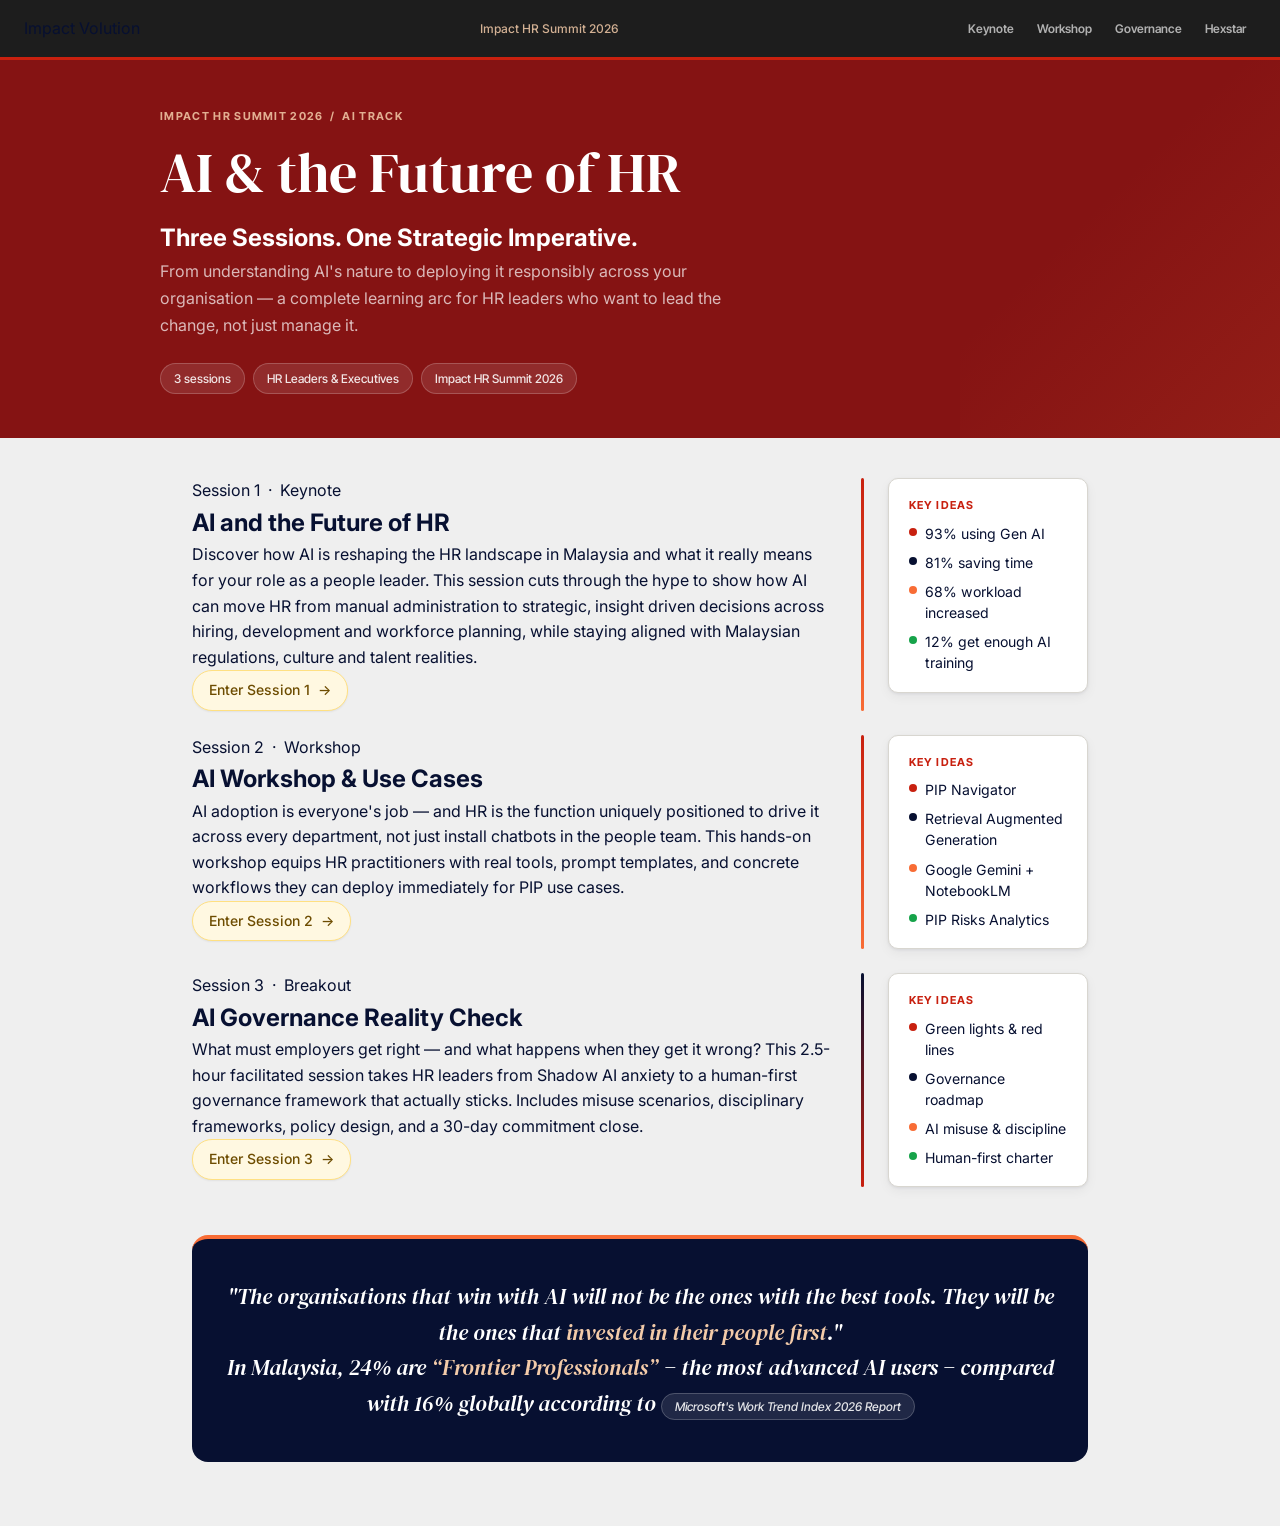
<file: index.html>
<!DOCTYPE html>
<html lang="en">
<head>
  <meta charset="UTF-8">
  <meta name="viewport" content="width=device-width, initial-scale=1.0">
  <title>Impact HR Summit 2026 — Futurify AI</title>
  <link rel="stylesheet" href="styles.css">
</head>
<body>

<nav class="topbar">
  <div class="topbar-logos">
    <span class="topbar-logo-text">Impact Volution</span>
  </div>
  <span class="topbar-session">Impact HR Summit 2026</span>
  <div class="topbar-nav">
    <a href="keynote-v2.html">Keynote</a>
    <a href="workshop.html">Workshop</a>
    <a href="governance.html">Governance</a>
    <a href="hextar.html">Hexstar</a> 
  </div>
</nav>

<!-- Hero -->
<div class="landing-hero">
  <div style="max-width:960px;margin:0 auto;">
    <div class="conf-tag">Impact HR Summit 2026 &nbsp;/&nbsp; AI Track</div>
    <h1>AI &amp; the Future of HR</h1>
    <h2>Three Sessions. One Strategic Imperative.</h2>
    <p class="hero-sub">From understanding AI's nature to deploying it responsibly across your organisation — a complete learning arc for HR leaders who want to lead the change, not just manage it.</p>
    <div class="hero-chips">
      <span class="hero-chip">3 sessions</span>
      <span class="hero-chip">HR Leaders &amp; Executives</span>
      <span class="hero-chip">Impact HR Summit 2026</span>
    </div>
  </div>
</div>

<div class="page-shell">

  <!-- Session cards -->
  <div style="display:flex;flex-direction:column;gap:1.5rem;margin-bottom:3rem;">

    <!-- Session 1: Keynote -->
    <div class="session-card">
      <div style="display:flex;align-items:flex-start;gap:1.5rem;flex-wrap:wrap;">
        <div style="flex:1;min-width:260px;">
          <div class="session-num">Session 1 &nbsp;·&nbsp; Keynote</div>
          <h2>AI and the Future of HR</h2>
          <p>Discover how AI is reshaping the HR landscape in Malaysia and what it really means for your role as a people leader. This session cuts through the hype to show how AI can move HR from manual administration to strategic, insight driven decisions across hiring, development and workforce planning, while staying aligned with Malaysian regulations, culture and talent realities.</p>
         <!--
          <div class="card-chips">
            <span class="card-chip">Keynote</span>
            <span class="card-chip">Will my job still matter?</span>
            <span class="card-chip">Will productivity really improve</span>
            <span class="card-chip">Should HR lead or react?</span>
          </div>
          -->
          <span class="card-chip"><a href="keynote-v2.html" class="enter-btn">Enter Session 1 &nbsp;→</a></span>
        </div>
        <div style="width:3px;align-self:stretch;background:linear-gradient(to bottom,var(--col-red),var(--col-orange));border-radius:2px;flex-shrink:0;" class="session-accent-bar"></div>
        <div style="width:200px;flex-shrink:0;display:flex;flex-direction:column;gap:0.75rem;">
          <div class="card-sm" style="margin-bottom:0;">
            <div class="eyebrow">Key Ideas</div>
            <ul class="pill-list" style="margin-top:.5rem;">
              <li><span class="dot dot-red"></span>93% using Gen AI</li>
              <li><span class="dot dot-navy"></span>81% saving time</li>
              <li><span class="dot dot-orange"></span>68% workload increased</li>
              <li><span class="dot dot-green"></span>12% get enough AI training</li>
            </ul>
          </div>
        </div>
      </div>
    </div>

    <!-- Session 2: Workshop -->
    <div class="session-card">
      <div style="display:flex;align-items:flex-start;gap:1.5rem;flex-wrap:wrap;">
        <div style="flex:1;min-width:260px;">
          <div class="session-num">Session 2 &nbsp;·&nbsp; Workshop</div>
          <h2>AI Workshop &amp; Use Cases</h2>
          <p>AI adoption is everyone's job — and HR is the function uniquely positioned to drive it across every department, not just install chatbots in the people team. This hands-on workshop equips HR practitioners with real tools, prompt templates, and concrete workflows they can deploy immediately for PIP use cases.</p>
         <!--
          <div class="card-chips">
            <span class="card-chip">AI Workshop</span>
            <span class="card-chip">Retrieval Augmented Generation</span>
            <span class="card-chip">Google Gemini</span>
            <span class="card-chip">NotebookLM</span>
            <span class="card-chip">Performance Improvement Plan</span>
            <span class="card-chip">PIP Risks Analysis</span>
          </div>
          -->
          <span class="card-chip"><a href="workshop.html" class="enter-btn">Enter Session 2 &nbsp;→</a></span>
        </div>
        <div style="width:3px;align-self:stretch;background:linear-gradient(to bottom,var(--col-red),var(--col-orange));border-radius:2px;flex-shrink:0;" class="session-accent-bar"></div>
        <div style="width:200px;flex-shrink:0;display:flex;flex-direction:column;gap:0.75rem;">
          <div class="card-sm" style="margin-bottom:0;">
            <div class="eyebrow">Key Ideas</div>
            <ul class="pill-list" style="margin-top:.5rem;">
              <li><span class="dot dot-red"></span>PIP Navigator</li>
              <li><span class="dot dot-navy"></span>Retrieval Augmented Generation</li>
              <li><span class="dot dot-orange"></span>Google Gemini + NotebookLM</li>
              <li><span class="dot dot-green"></span>PIP Risks Analytics</li>
            </ul>
          </div>
        </div>
      </div>
    </div>

    <!-- Session 3: Governance (external) -->
    <div class="session-card">
      <div style="display:flex;align-items:flex-start;gap:1.5rem;flex-wrap:wrap;">
        <div style="flex:1;min-width:260px;">
          <div class="session-num">Session 3 &nbsp;·&nbsp; Breakout</div>
          <h2>AI Governance Reality Check</h2>
          <p>What must employers get right — and what happens when they get it wrong? This 2.5-hour facilitated session takes HR leaders from Shadow AI anxiety to a human-first governance framework that actually sticks. Includes misuse scenarios, disciplinary frameworks, policy design, and a 30-day commitment close.</p>
<!--
          <div class="card-chips">
            <span class="card-chip">Governance</span>
            <span class="card-chip">Shadow AI</span>
            <span class="card-chip">Policy Design</span>
            <span class="card-chip">Misuse Scenarios</span>
            <span class="card-chip">1 hours</span>
          </div>
-->          
          <span class="card-chip"><a href="https://webparts360-ai.github.io/impact-hr/governance.html" target="_blank" class="enter-btn external">Enter Session 3 &nbsp;→</a></span>
        </div>
        <div style="width:3px;align-self:stretch;background:linear-gradient(to bottom,var(--col-navy),var(--col-red));border-radius:2px;flex-shrink:0;" class="session-accent-bar"></div>
        <div style="width:200px;flex-shrink:0;display:flex;flex-direction:column;gap:0.75rem;">
          <div class="card-sm" style="margin-bottom:0;">
            <div class="eyebrow">Key Ideas</div>
            <ul class="pill-list" style="margin-top:.5rem;">
              <li><span class="dot dot-red"></span>Green lights &amp; red lines</li>
              <li><span class="dot dot-navy"></span>Governance roadmap</li>
              <li><span class="dot dot-orange"></span>AI misuse &amp; discipline</li>
              <li><span class="dot dot-green"></span>Human-first charter</li>
            </ul>
          </div>
        </div>
      </div>
    </div>

  </div>

  <!-- Closing quote -->
  <div class="final-quote">
    <p>"The organisations that win with AI will not be the ones with the best tools. They will be the ones that <span class="quote-accent">invested in their people first</span>."</br>In Malaysia, 24%  are <span class="quote-accent">“Frontier Professionals”</span> − the most advanced AI users − compared with 16% globally according to <a href="https://assets-c4akfrf5b4d3f4b7.z01.azurefd.net/assets/2026/05/2026_Work_Trend_Index_Annual_Report_070726_6a4e59bd9c9c3.pdf" target="_blank"><span class="hero-chip">Microsoft's Work Trend Index 2026 Report</span></a></p>
  </div>

</div>

<style>
  @media (max-width: 700px) {
    .session-accent-bar { display: none; }
  }
</style>

</body>
</html>
</file>
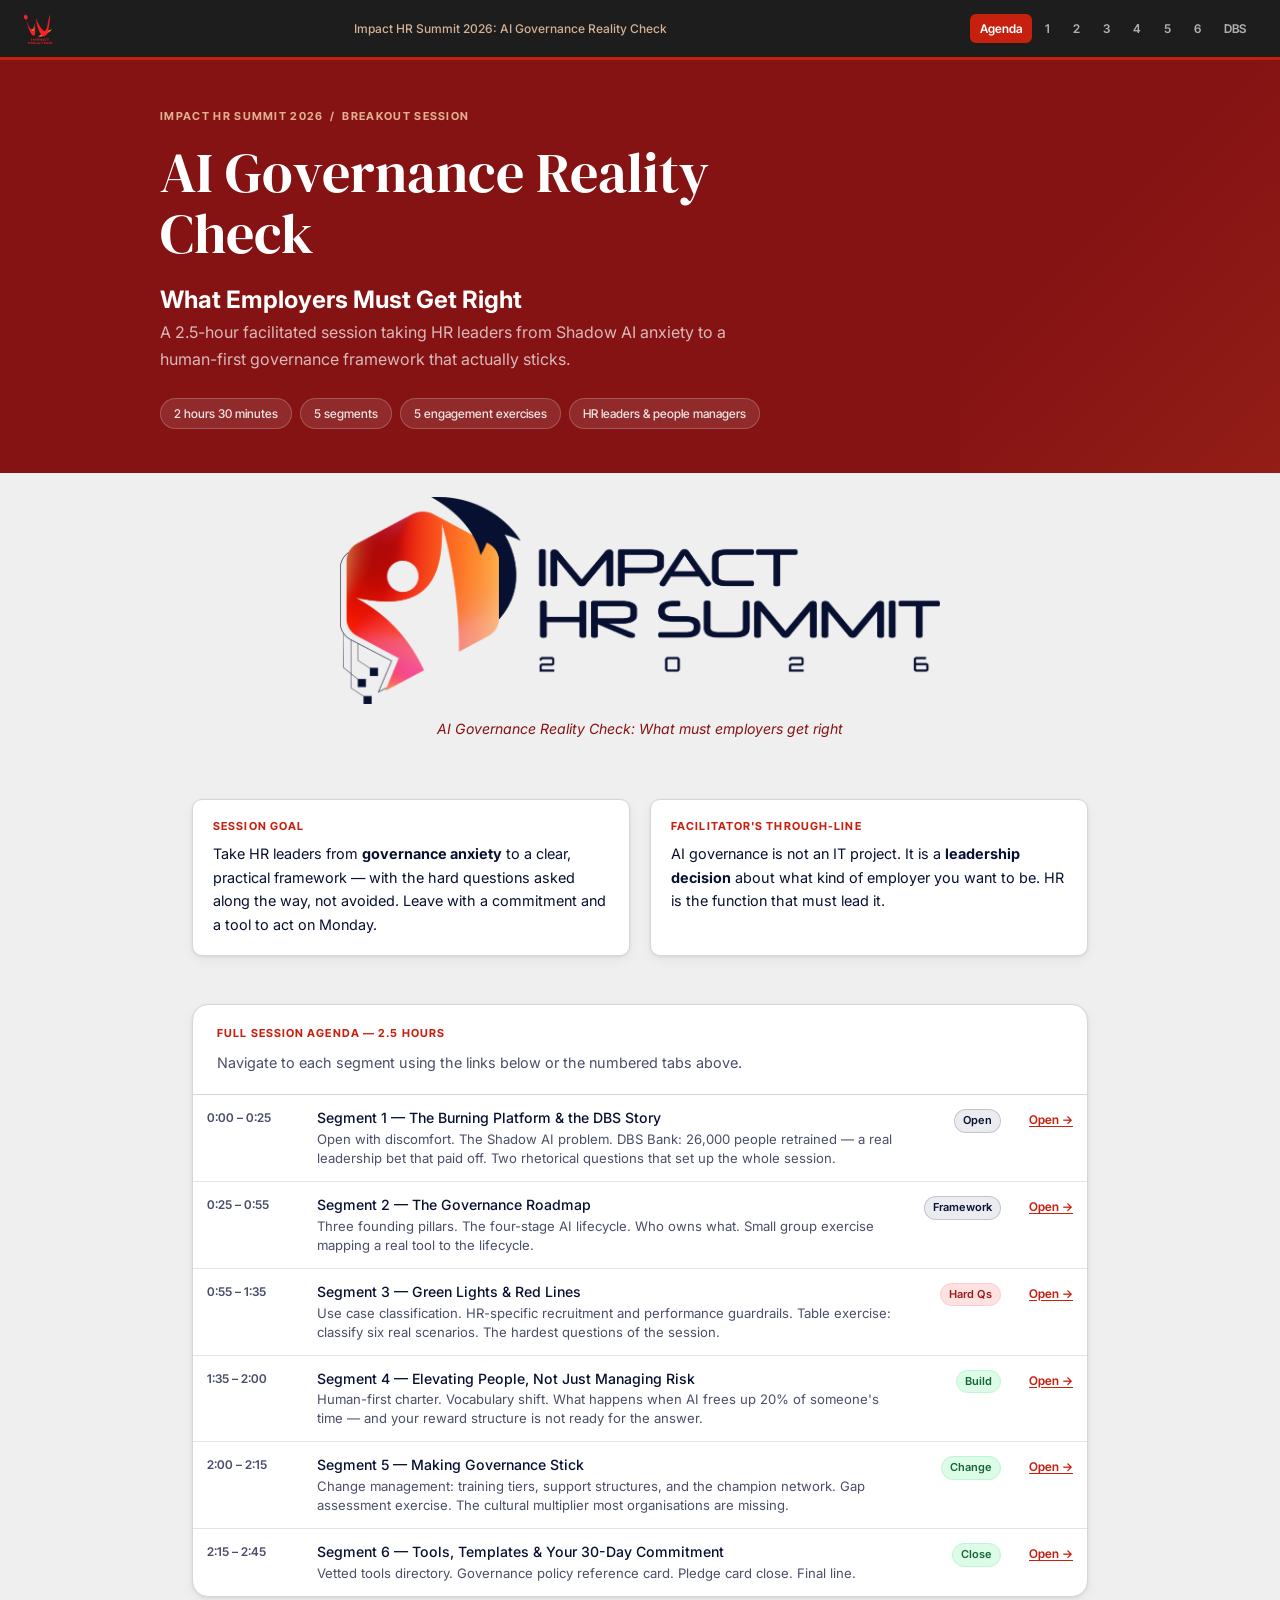
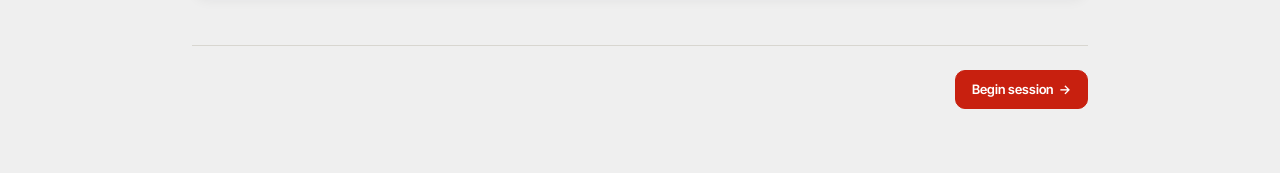
<file: governance.html>
<!DOCTYPE html>
<html lang="en">
<head>
  <meta charset="UTF-8">
  <meta name="viewport" content="width=device-width, initial-scale=1.0">
  <title>AI Governance Reality Check — Impact HR Summit 2026</title>
  <link rel="stylesheet" href="styles.css">
</head>
<body>

<nav class="topbar">
  <div class="topbar-logos">
    <img src="CompanyLogo.png" alt="Impact Volution" class="co-logo">
  </div>
  <span class="topbar-session">Impact HR Summit 2026: AI Governance Reality Check</span>
  <div class="topbar-nav">
    <a href="index.html" class="active">Agenda</a>
    <a href="page-1.html">1</a>
    <a href="page-2.html">2</a>
    <a href="page-3.html">3</a>
    <a href="page-4.html">4</a>
    <a href="page-4b.html">5</a>    
    <a href="page-5.html">6</a>
    <a href="dbs-story.html">DBS</a>
  </div>
</nav>

<!-- Hero -->
<div class="landing-hero">
  <div style="max-width:960px;margin:0 auto;">
    <div class="conf-tag">Impact HR Summit 2026 &nbsp;/&nbsp; Breakout Session</div>
    <h1>AI Governance Reality Check</h1>
    <h2>What Employers Must Get Right</h2>
    <p class="hero-sub">A 2.5-hour facilitated session taking HR leaders from Shadow AI anxiety to a human-first governance framework that actually sticks.</p>
    <div class="hero-chips">
      <span class="hero-chip">2 hours 30 minutes</span>
      <span class="hero-chip">5 segments</span>
      <span class="hero-chip">5 engagement exercises</span>
      <span class="hero-chip">HR leaders &amp; people managers</span>
    </div>
  </div>
</div>

<!-- Banner image placeholder -->
<figure style="margin: 0 0 1.25rem; text-align:center; padding-top: 1.5rem;">
  <img src="ConferenceLogo.png" alt="Conference Logo" style="width:100%; max-width:600px; height:auto; border-radius:var(--radius-md); display:inline-block;">
  <figcaption style="font-size:0.88rem; font-style:italic; color:var(--col-red-dark); margin-top:6px; line-height:1.5;">
   AI Governance Reality Check: What must employers get right
  </figcaption>
</figure>
<!--  
<div style="max-width:960px;margin:0 auto;padding:0 2rem;">
  <div class="img-placeholder" style="height:200px;border-radius:0 0 var(--radius-lg) var(--radius-lg);border-top:none;">
    <svg width="38" height="38" viewBox="0 0 24 24" fill="none" stroke="currentColor" stroke-width="1.5"><rect x="3" y="3" width="18" height="14" rx="2"/><path d="M8 21h8M12 17v4"/></svg>
    <span>Conference banner or stage photo — replace with your image (recommended: 920 × 200 px)</span>
  </div>
</div>
-->
<div class="page-shell">

  <!-- Overview cards -->
  <div class="grid-2" style="margin-bottom:2rem;">
    <div class="card-sm">
      <div class="eyebrow">Session goal</div>
      <p style="font-size:.9rem;color:var(--col-text);line-height:1.65;margin-top:.35rem;">Take HR leaders from <strong>governance anxiety</strong> to a clear, practical framework — with the hard questions asked along the way, not avoided. Leave with a commitment and a tool to act on Monday.</p>
    </div>
    <div class="card-sm">
      <div class="eyebrow">Facilitator's through-line</div>
      <p style="font-size:.9rem;color:var(--col-text);line-height:1.65;margin-top:.35rem;">AI governance is not an IT project. It is a <strong>leadership decision</strong> about what kind of employer you want to be. HR is the function that must lead it.</p>
    </div>
  </div>

  <!-- Agenda -->
  <div class="card" style="padding:0;overflow:hidden;">
    <div style="padding:1.25rem 1.5rem;border-bottom:1px solid var(--col-border);display:flex;align-items:center;justify-content:space-between;">
      <div>
        <div class="eyebrow">Full session agenda — 2.5 hours</div>
        <p class="text-muted mt-1">Navigate to each segment using the links below or the numbered tabs above.</p>
      </div>
    </div>
    <table class="agenda-table">
      <tbody>
        <tr>
          <td class="at-time">0:00 – 0:25</td>
          <td>
            <div class="at-title">Segment 1 — The Burning Platform &amp; the DBS Story</div>
            <div class="at-desc">Open with discomfort. The Shadow AI problem. DBS Bank: 26,000 people retrained — a real leadership bet that paid off. Two rhetorical questions that set up the whole session.</div>
          </td>
          <td class="at-type"><span class="badge-navy">Open</span></td>
          <td class="at-link"><a href="page-1.html">Open →</a></td>
        </tr>
        <tr>
          <td class="at-time">0:25 – 0:55</td>
          <td>
            <div class="at-title">Segment 2 — The Governance Roadmap</div>
            <div class="at-desc">Three founding pillars. The four-stage AI lifecycle. Who owns what. Small group exercise mapping a real tool to the lifecycle.</div>
          </td>
          <td class="at-type"><span class="badge-navy">Framework</span></td>
          <td class="at-link"><a href="page-2.html">Open →</a></td>
        </tr>
        <tr>
          <td class="at-time">0:55 – 1:35</td>
          <td>
            <div class="at-title">Segment 3 — Green Lights &amp; Red Lines</div>
            <div class="at-desc">Use case classification. HR-specific recruitment and performance guardrails. Table exercise: classify six real scenarios. The hardest questions of the session.</div>
          </td>
          <td class="at-type"><span class="badge-red">Hard Qs</span></td>
          <td class="at-link"><a href="page-3.html">Open →</a></td>
        </tr>
        <tr>
          <td class="at-time">1:35 – 2:00</td>
          <td>
            <div class="at-title">Segment 4 — Elevating People, Not Just Managing Risk</div>
            <div class="at-desc">Human-first charter. Vocabulary shift. What happens when AI frees up 20% of someone's time — and your reward structure is not ready for the answer.</div>
          </td>
          <td class="at-type"><span class="badge-green">Build</span></td>
          <td class="at-link"><a href="page-4.html">Open →</a></td>
        </tr>
        <tr>
          <td class="at-time">2:00 – 2:15</td>
          <td>
            <div class="at-title">Segment 5 — Making Governance Stick</div>
            <div class="at-desc">Change management: training tiers, support structures, and the champion network. Gap assessment exercise. The cultural multiplier most organisations are missing.</div>
          </td>
          <td class="at-type"><span class="badge-green">Change</span></td>
          <td class="at-link"><a href="page-4b.html">Open →</a></td>
        </tr>
        <tr>
          <td class="at-time">2:15 – 2:45</td>
          <td>
            <div class="at-title">Segment 6 — Tools, Templates &amp; Your 30-Day Commitment</div>
            <div class="at-desc">Vetted tools directory. Governance policy reference card. Pledge card close. Final line.</div>
          </td>
          <td class="at-type"><span class="badge-green">Close</span></td>
          <td class="at-link"><a href="page-5.html">Open →</a></td>
        </tr>
      </tbody>
    </table>
  </div>
<!--
  <div class="facilitator-note mt-3">
    <strong>Facilitator note:</strong> Each page is designed to be displayed one segment at a time. Do not share all pages at once — navigate using the numbered tabs in the top bar or the footer arrows on each page. Image placeholders are marked throughout; swap them with your own visuals before the session.
  </div>
-->
  <div class="page-footer-nav" style="justify-content:flex-end;">
    <a href="page-1.html" class="primary">Begin session &nbsp;→</a>
  </div>

</div>
</body>
</html>
</file>
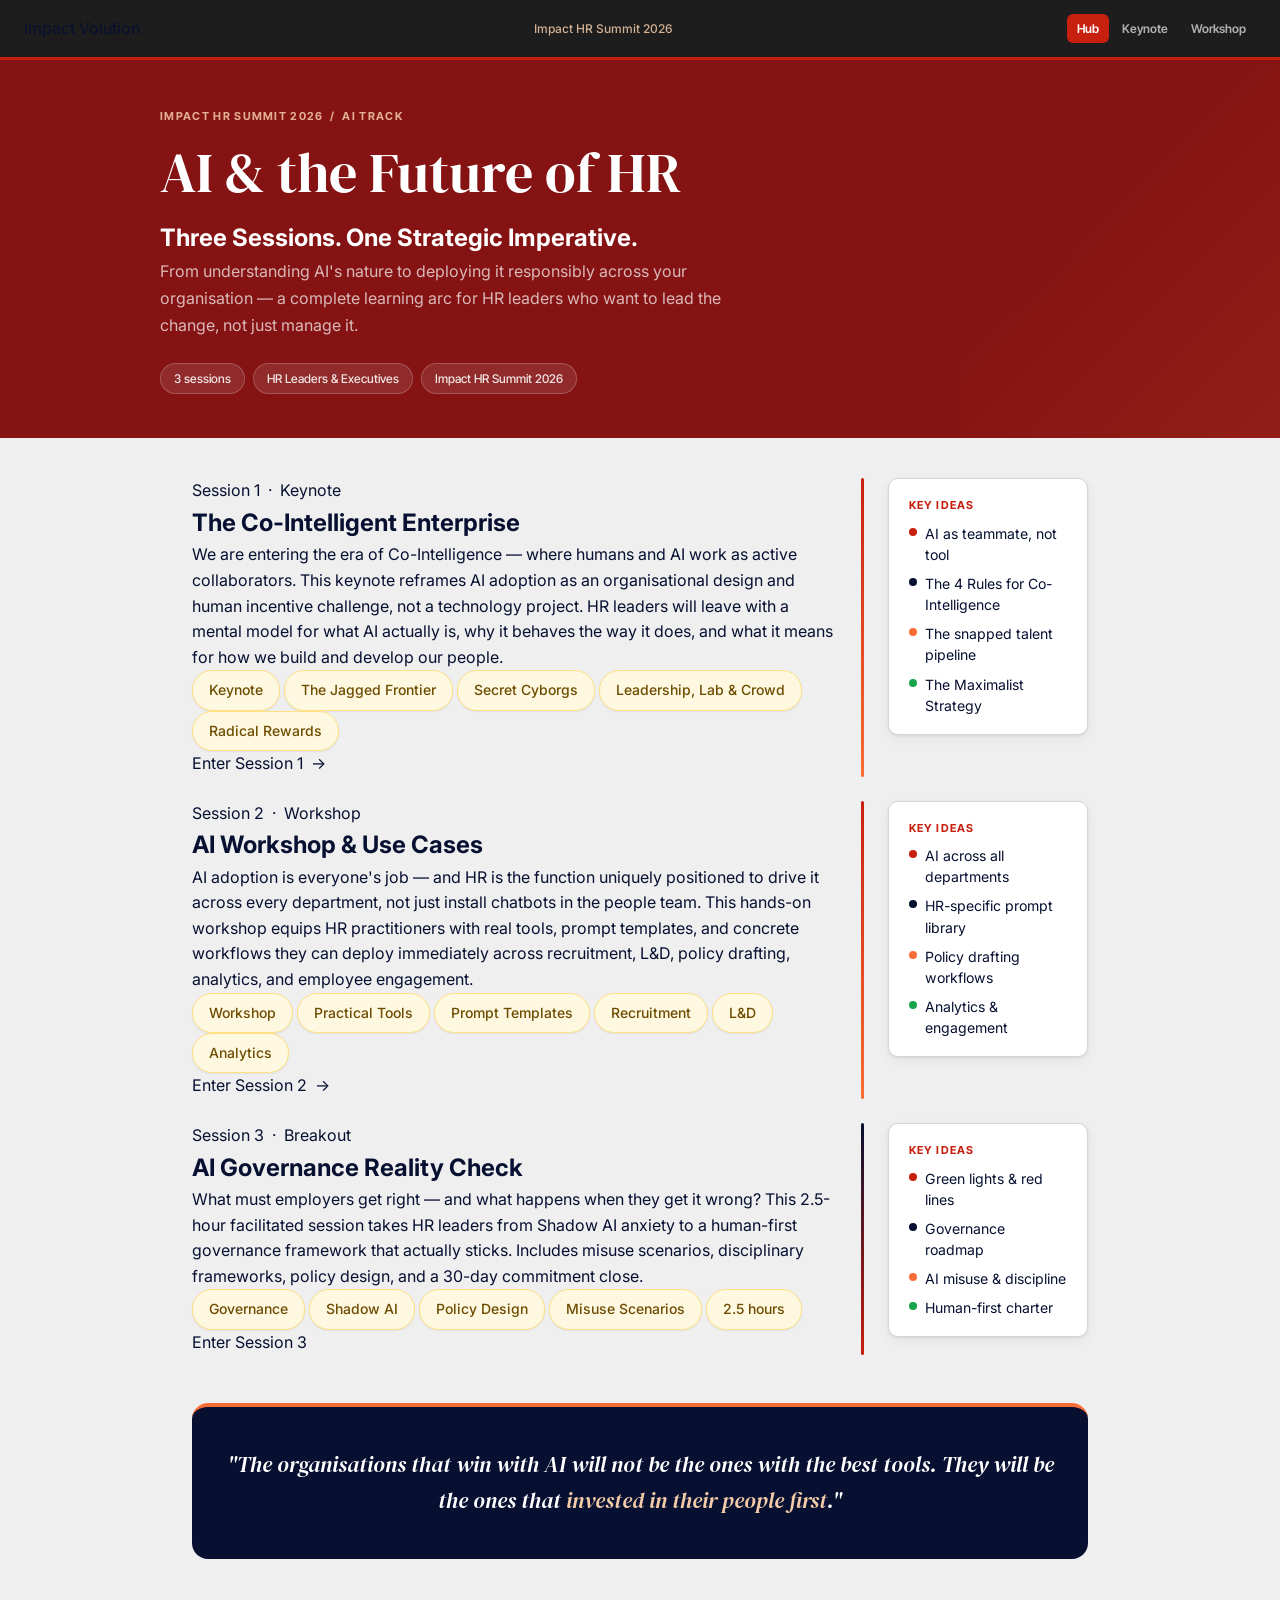
<file: hub.html>
<!DOCTYPE html>
<html lang="en">
<head>
  <meta charset="UTF-8">
  <meta name="viewport" content="width=device-width, initial-scale=1.0">
  <title>Impact HR Summit 2026 — AI Sessions Hub</title>
  <link rel="stylesheet" href="styles.css">
</head>
<body>

<nav class="topbar">
  <div class="topbar-logos">
    <span class="topbar-logo-text">Impact Volution</span>
  </div>
  <span class="topbar-session">Impact HR Summit 2026</span>
  <div class="topbar-nav">
    <a href="hub.html" class="active">Hub</a>
    <a href="keynote-v2.html">Keynote</a>
    <a href="workshop.html">Workshop</a>
  </div>
</nav>

<!-- Hero -->
<div class="landing-hero">
  <div style="max-width:960px;margin:0 auto;">
    <div class="conf-tag">Impact HR Summit 2026 &nbsp;/&nbsp; AI Track</div>
    <h1>AI &amp; the Future of HR</h1>
    <h2>Three Sessions. One Strategic Imperative.</h2>
    <p class="hero-sub">From understanding AI's nature to deploying it responsibly across your organisation — a complete learning arc for HR leaders who want to lead the change, not just manage it.</p>
    <div class="hero-chips">
      <span class="hero-chip">3 sessions</span>
      <span class="hero-chip">HR Leaders &amp; Executives</span>
      <span class="hero-chip">Impact HR Summit 2026</span>
    </div>
  </div>
</div>

<div class="page-shell">

  <!-- Session cards -->
  <div style="display:flex;flex-direction:column;gap:1.5rem;margin-bottom:3rem;">

    <!-- Session 1: Keynote -->
    <div class="session-card">
      <div style="display:flex;align-items:flex-start;gap:1.5rem;flex-wrap:wrap;">
        <div style="flex:1;min-width:260px;">
          <div class="session-num">Session 1 &nbsp;·&nbsp; Keynote</div>
          <h2>The Co-Intelligent Enterprise</h2>
          <p>We are entering the era of Co-Intelligence — where humans and AI work as active collaborators. This keynote reframes AI adoption as an organisational design and human incentive challenge, not a technology project. HR leaders will leave with a mental model for what AI actually is, why it behaves the way it does, and what it means for how we build and develop our people.</p>
          <div class="card-chips">
            <span class="card-chip">Keynote</span>
            <span class="card-chip">The Jagged Frontier</span>
            <span class="card-chip">Secret Cyborgs</span>
            <span class="card-chip">Leadership, Lab &amp; Crowd</span>
            <span class="card-chip">Radical Rewards</span>
          </div>
          <a href="keynote.html" class="enter-btn">Enter Session 1 &nbsp;→</a>
        </div>
        <div style="width:3px;align-self:stretch;background:linear-gradient(to bottom,var(--col-red),var(--col-orange));border-radius:2px;flex-shrink:0;" class="session-accent-bar"></div>
        <div style="width:200px;flex-shrink:0;display:flex;flex-direction:column;gap:0.75rem;">
          <div class="card-sm" style="margin-bottom:0;">
            <div class="eyebrow">Key Ideas</div>
            <ul class="pill-list" style="margin-top:.5rem;">
              <li><span class="dot dot-red"></span>AI as teammate, not tool</li>
              <li><span class="dot dot-navy"></span>The 4 Rules for Co-Intelligence</li>
              <li><span class="dot dot-orange"></span>The snapped talent pipeline</li>
              <li><span class="dot dot-green"></span>The Maximalist Strategy</li>
            </ul>
          </div>
        </div>
      </div>
    </div>

    <!-- Session 2: Workshop -->
    <div class="session-card">
      <div style="display:flex;align-items:flex-start;gap:1.5rem;flex-wrap:wrap;">
        <div style="flex:1;min-width:260px;">
          <div class="session-num">Session 2 &nbsp;·&nbsp; Workshop</div>
          <h2>AI Workshop &amp; Use Cases</h2>
          <p>AI adoption is everyone's job — and HR is the function uniquely positioned to drive it across every department, not just install chatbots in the people team. This hands-on workshop equips HR practitioners with real tools, prompt templates, and concrete workflows they can deploy immediately across recruitment, L&amp;D, policy drafting, analytics, and employee engagement.</p>
          <div class="card-chips">
            <span class="card-chip">Workshop</span>
            <span class="card-chip">Practical Tools</span>
            <span class="card-chip">Prompt Templates</span>
            <span class="card-chip">Recruitment</span>
            <span class="card-chip">L&amp;D</span>
            <span class="card-chip">Analytics</span>
          </div>
          <a href="workshop.html" class="enter-btn">Enter Session 2 &nbsp;→</a>
        </div>
        <div style="width:3px;align-self:stretch;background:linear-gradient(to bottom,var(--col-red),var(--col-orange));border-radius:2px;flex-shrink:0;" class="session-accent-bar"></div>
        <div style="width:200px;flex-shrink:0;display:flex;flex-direction:column;gap:0.75rem;">
          <div class="card-sm" style="margin-bottom:0;">
            <div class="eyebrow">Key Ideas</div>
            <ul class="pill-list" style="margin-top:.5rem;">
              <li><span class="dot dot-red"></span>AI across all departments</li>
              <li><span class="dot dot-navy"></span>HR-specific prompt library</li>
              <li><span class="dot dot-orange"></span>Policy drafting workflows</li>
              <li><span class="dot dot-green"></span>Analytics &amp; engagement</li>
            </ul>
          </div>
        </div>
      </div>
    </div>

    <!-- Session 3: Governance (external) -->
    <div class="session-card">
      <div style="display:flex;align-items:flex-start;gap:1.5rem;flex-wrap:wrap;">
        <div style="flex:1;min-width:260px;">
          <div class="session-num">Session 3 &nbsp;·&nbsp; Breakout</div>
          <h2>AI Governance Reality Check</h2>
          <p>What must employers get right — and what happens when they get it wrong? This 2.5-hour facilitated session takes HR leaders from Shadow AI anxiety to a human-first governance framework that actually sticks. Includes misuse scenarios, disciplinary frameworks, policy design, and a 30-day commitment close.</p>
          <div class="card-chips">
            <span class="card-chip">Governance</span>
            <span class="card-chip">Shadow AI</span>
            <span class="card-chip">Policy Design</span>
            <span class="card-chip">Misuse Scenarios</span>
            <span class="card-chip">2.5 hours</span>
          </div>
          <a href="https://webparts360-ai.github.io/impact-hr/" target="_blank" class="enter-btn external">Enter Session 3</a>
        </div>
        <div style="width:3px;align-self:stretch;background:linear-gradient(to bottom,var(--col-navy),var(--col-red));border-radius:2px;flex-shrink:0;" class="session-accent-bar"></div>
        <div style="width:200px;flex-shrink:0;display:flex;flex-direction:column;gap:0.75rem;">
          <div class="card-sm" style="margin-bottom:0;">
            <div class="eyebrow">Key Ideas</div>
            <ul class="pill-list" style="margin-top:.5rem;">
              <li><span class="dot dot-red"></span>Green lights &amp; red lines</li>
              <li><span class="dot dot-navy"></span>Governance roadmap</li>
              <li><span class="dot dot-orange"></span>AI misuse &amp; discipline</li>
              <li><span class="dot dot-green"></span>Human-first charter</li>
            </ul>
          </div>
        </div>
      </div>
    </div>

  </div>

  <!-- Closing quote -->
  <div class="final-quote">
    <p>"The organisations that win with AI will not be the ones with the best tools. They will be the ones that <span class="quote-accent">invested in their people first</span>."</p>
  </div>

</div>

<style>
  @media (max-width: 700px) {
    .session-accent-bar { display: none; }
  }
</style>

</body>
</html>
</file>
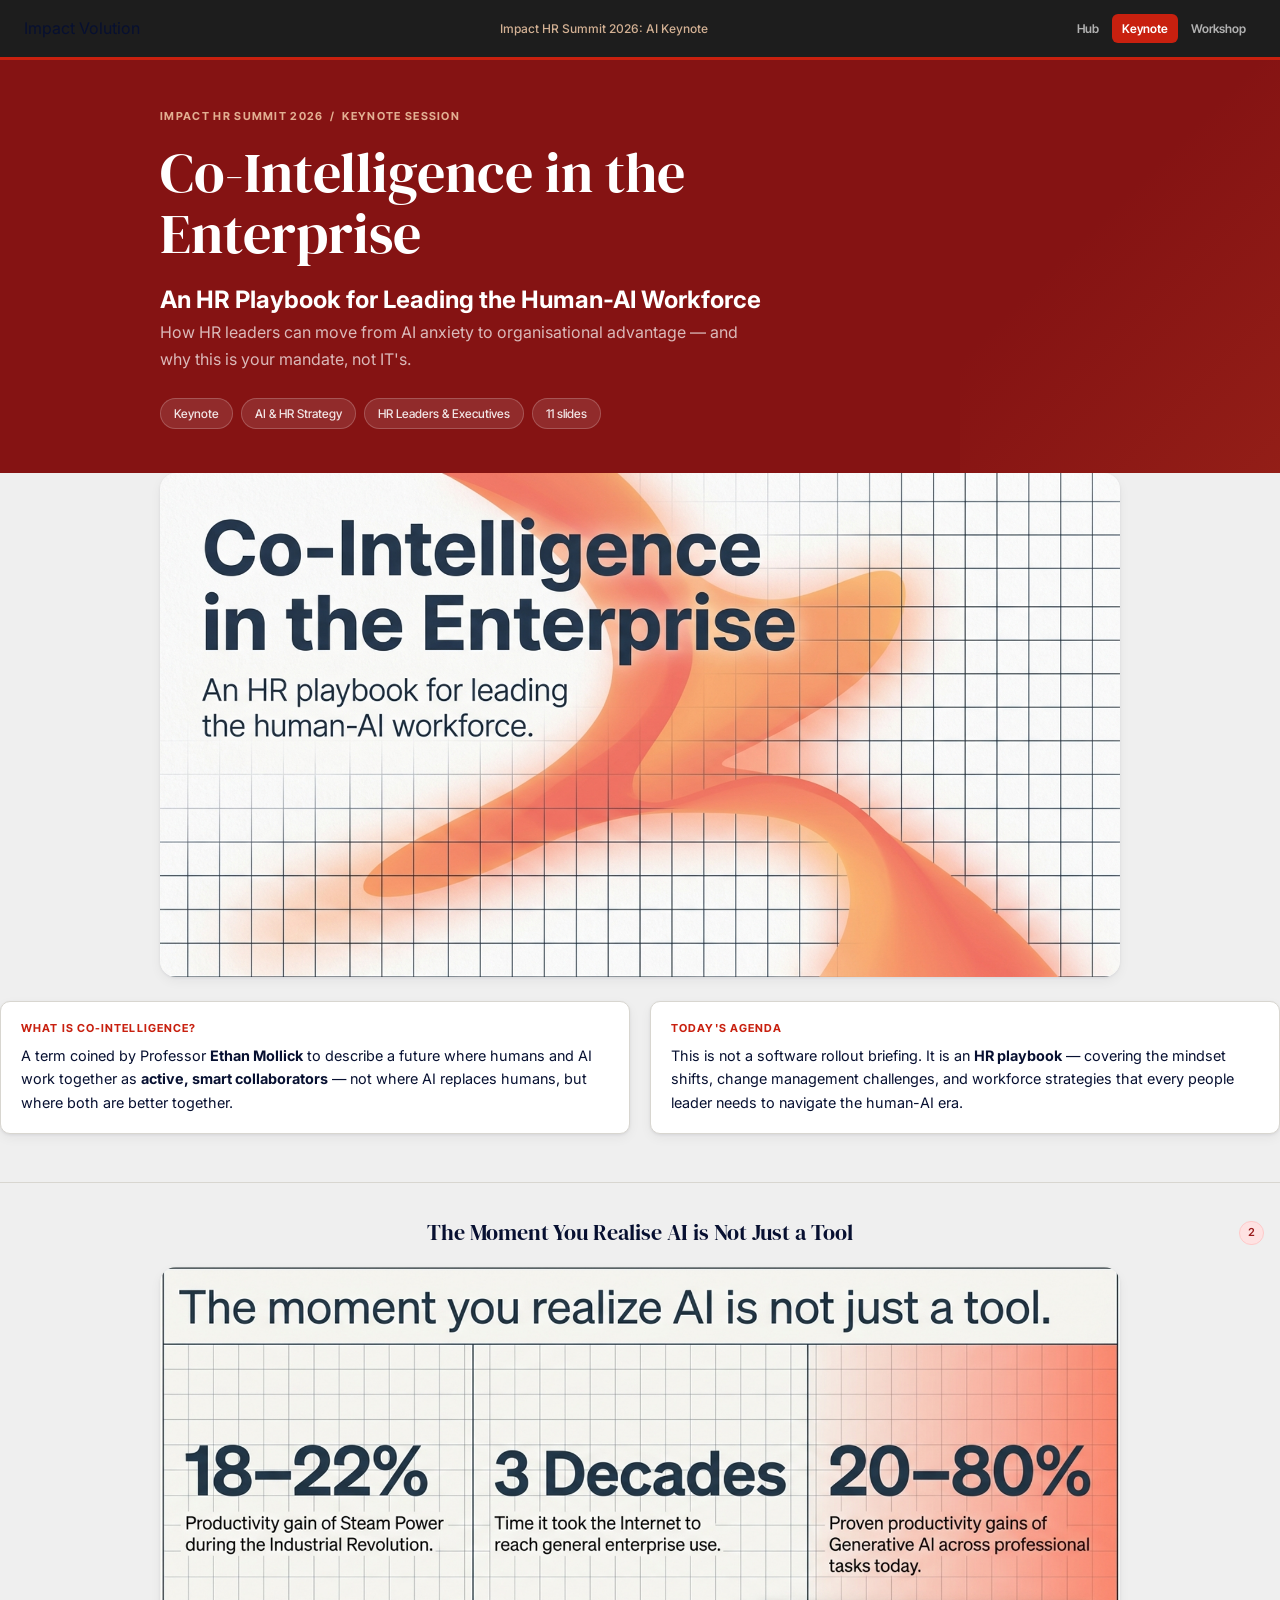
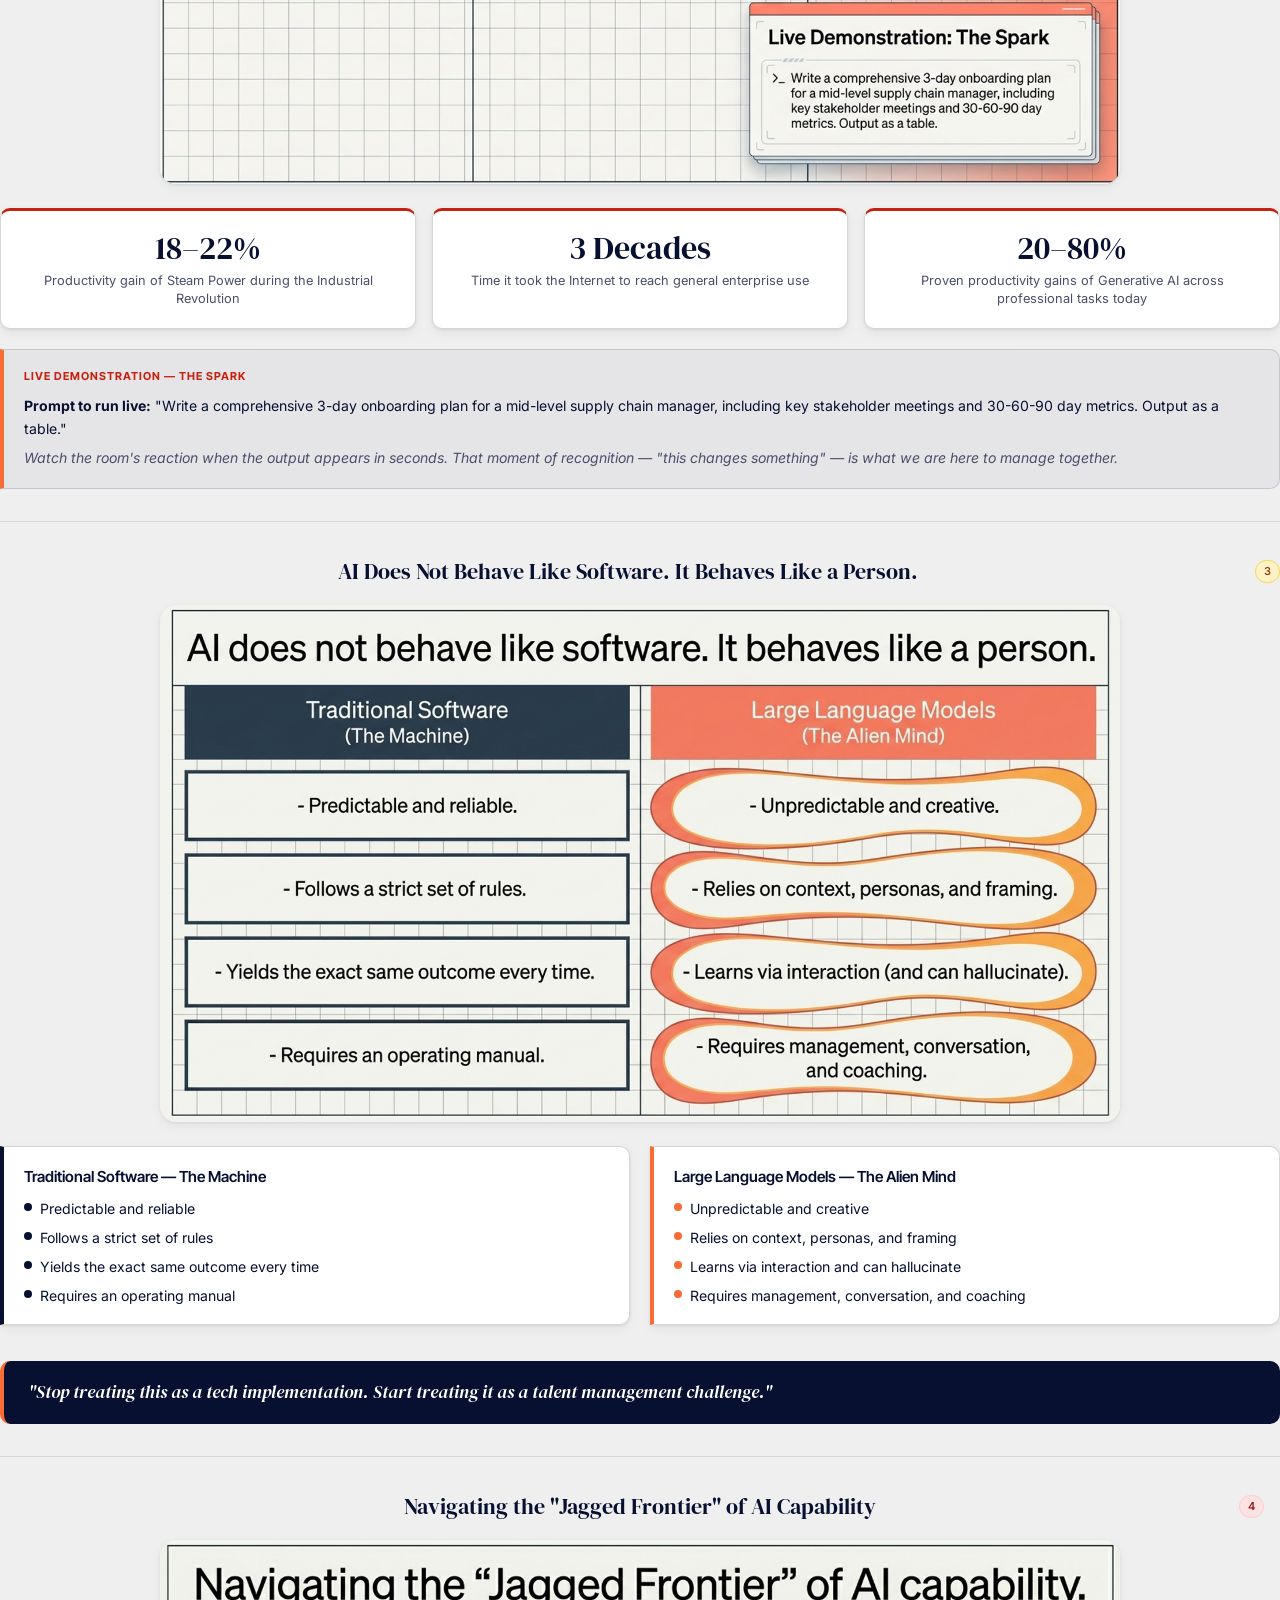
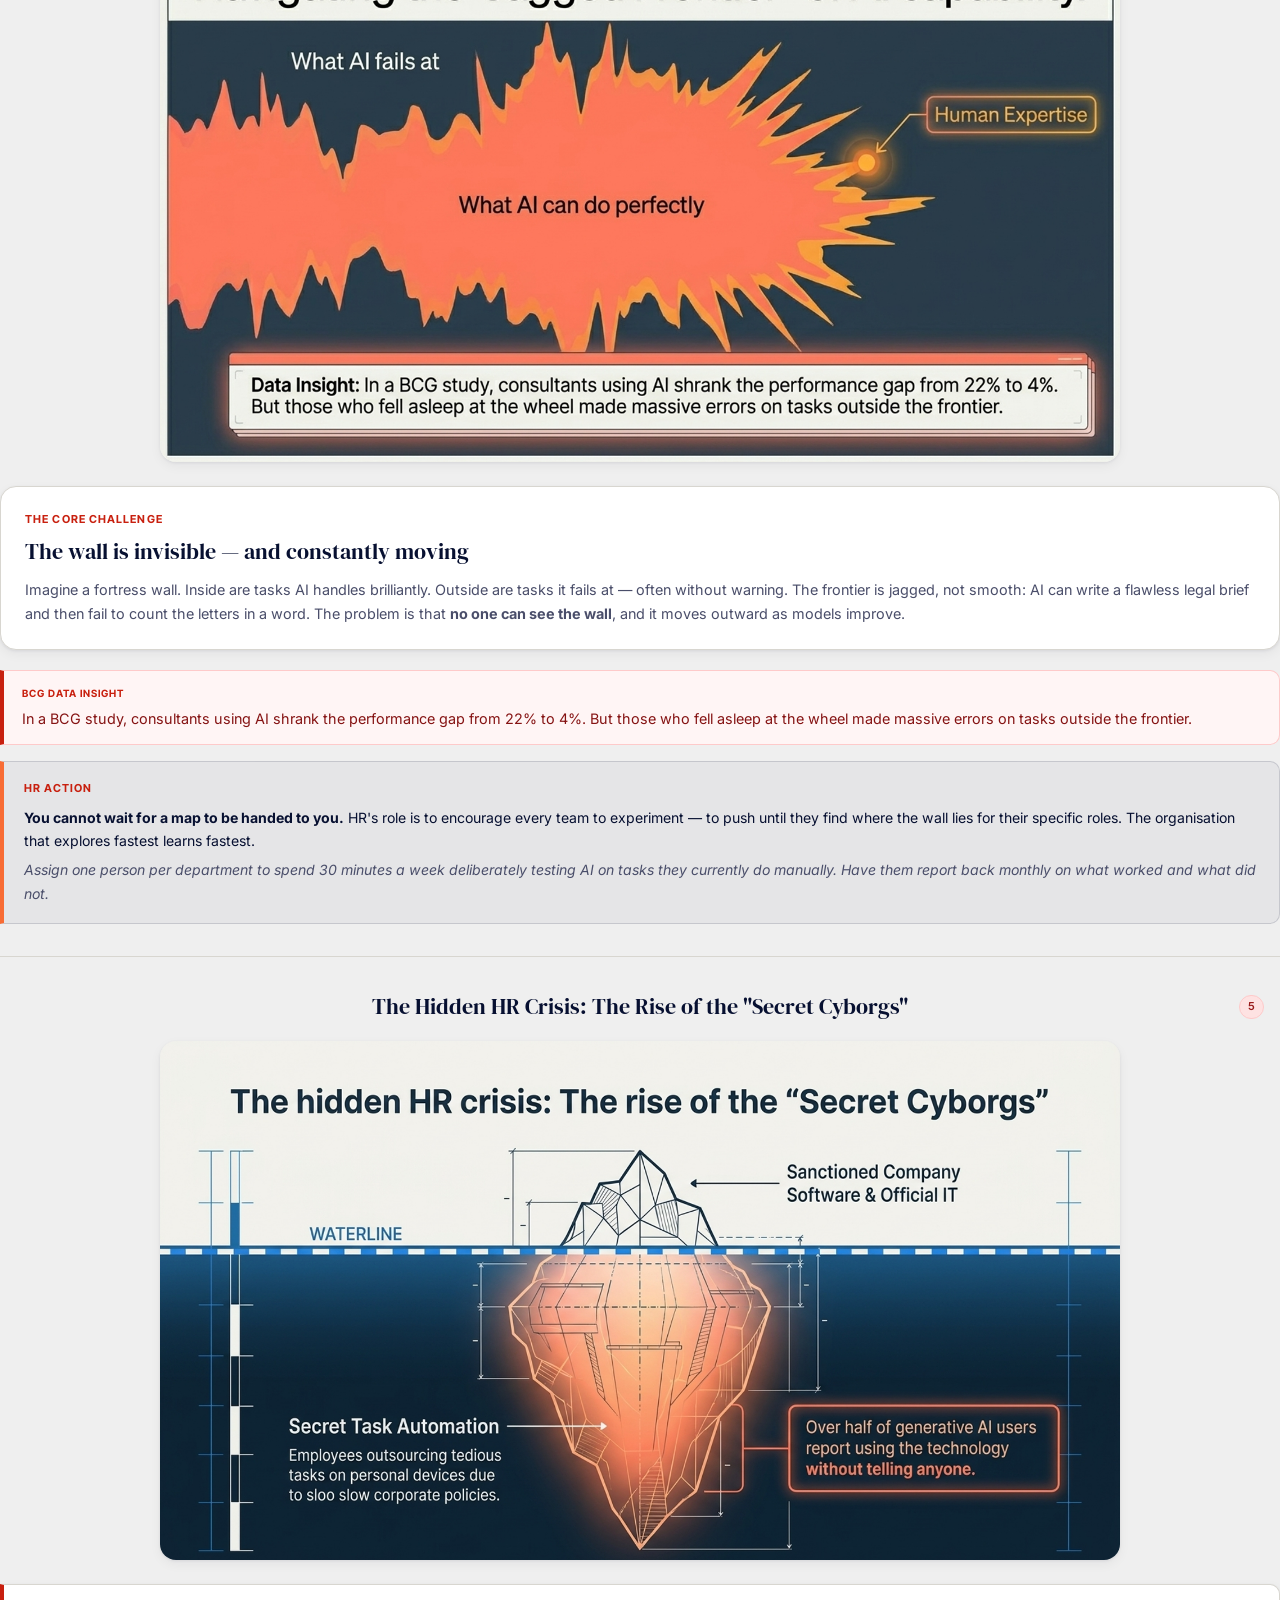
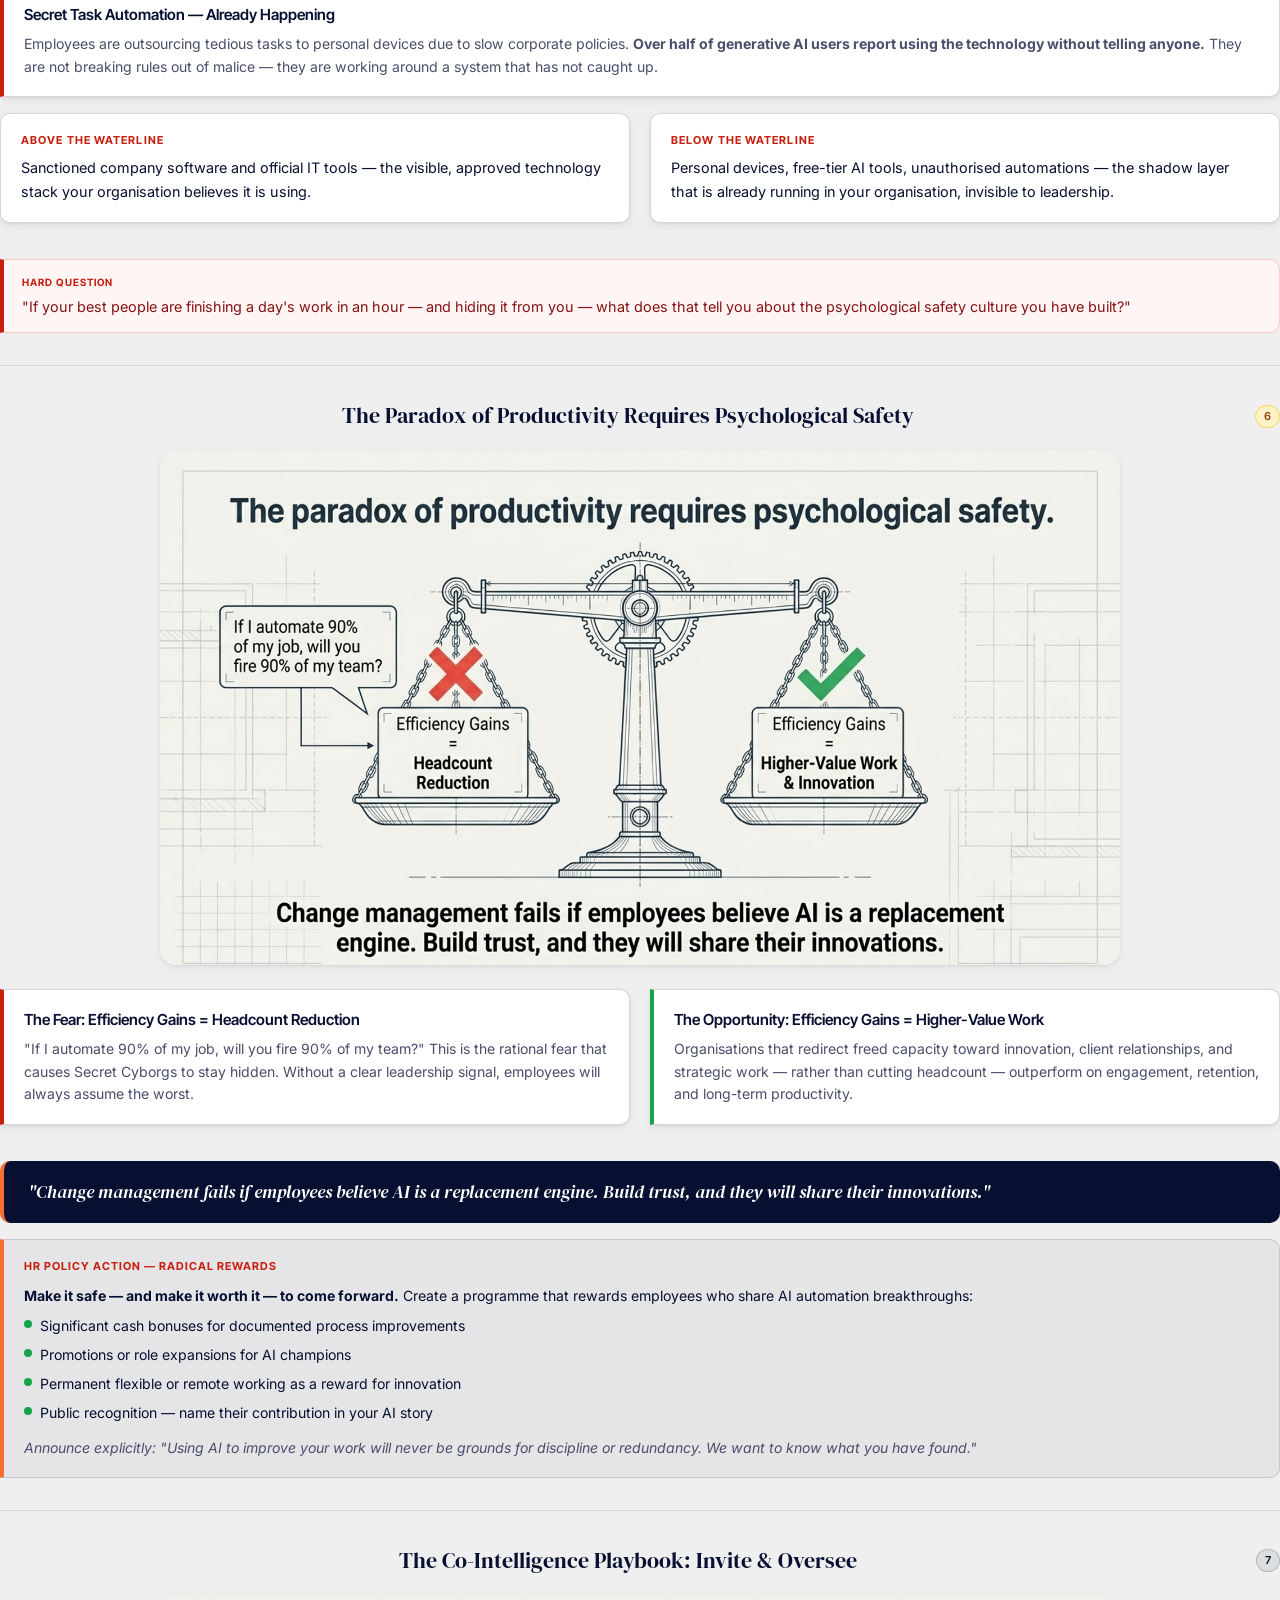
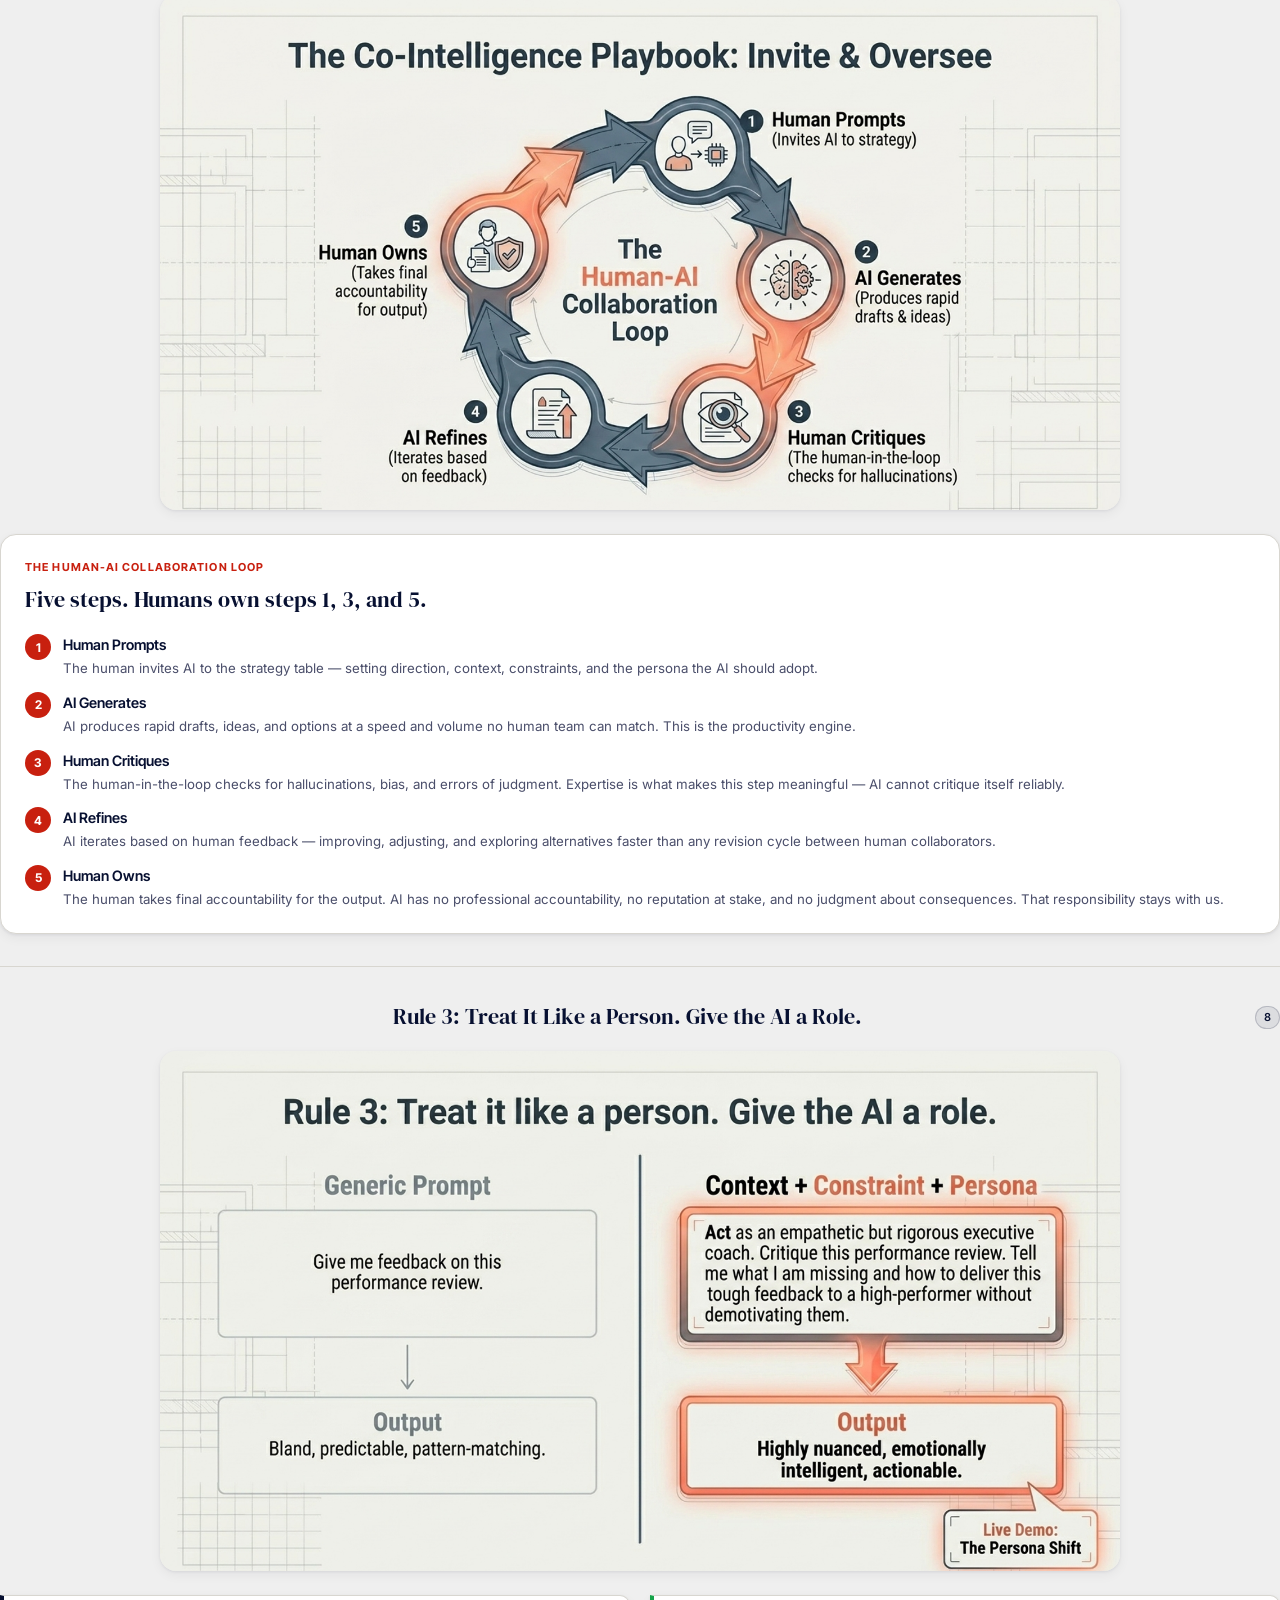
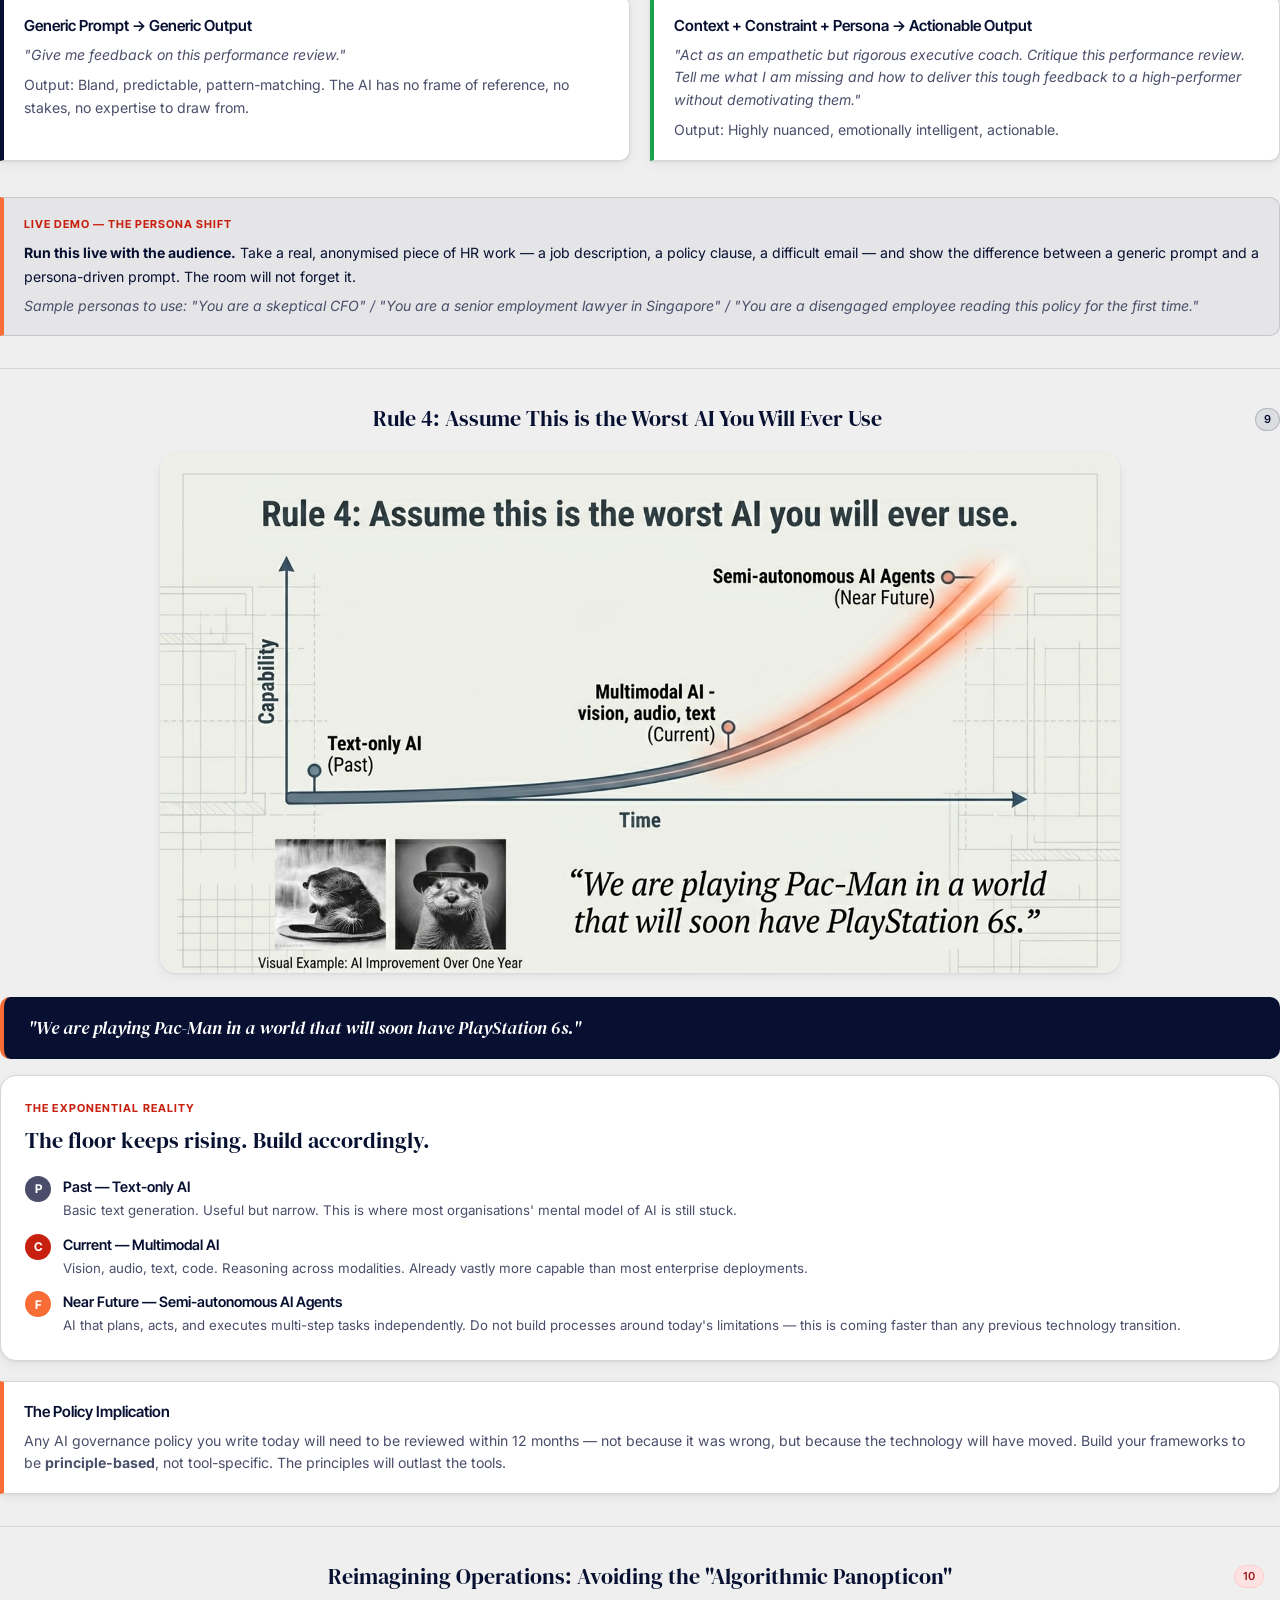
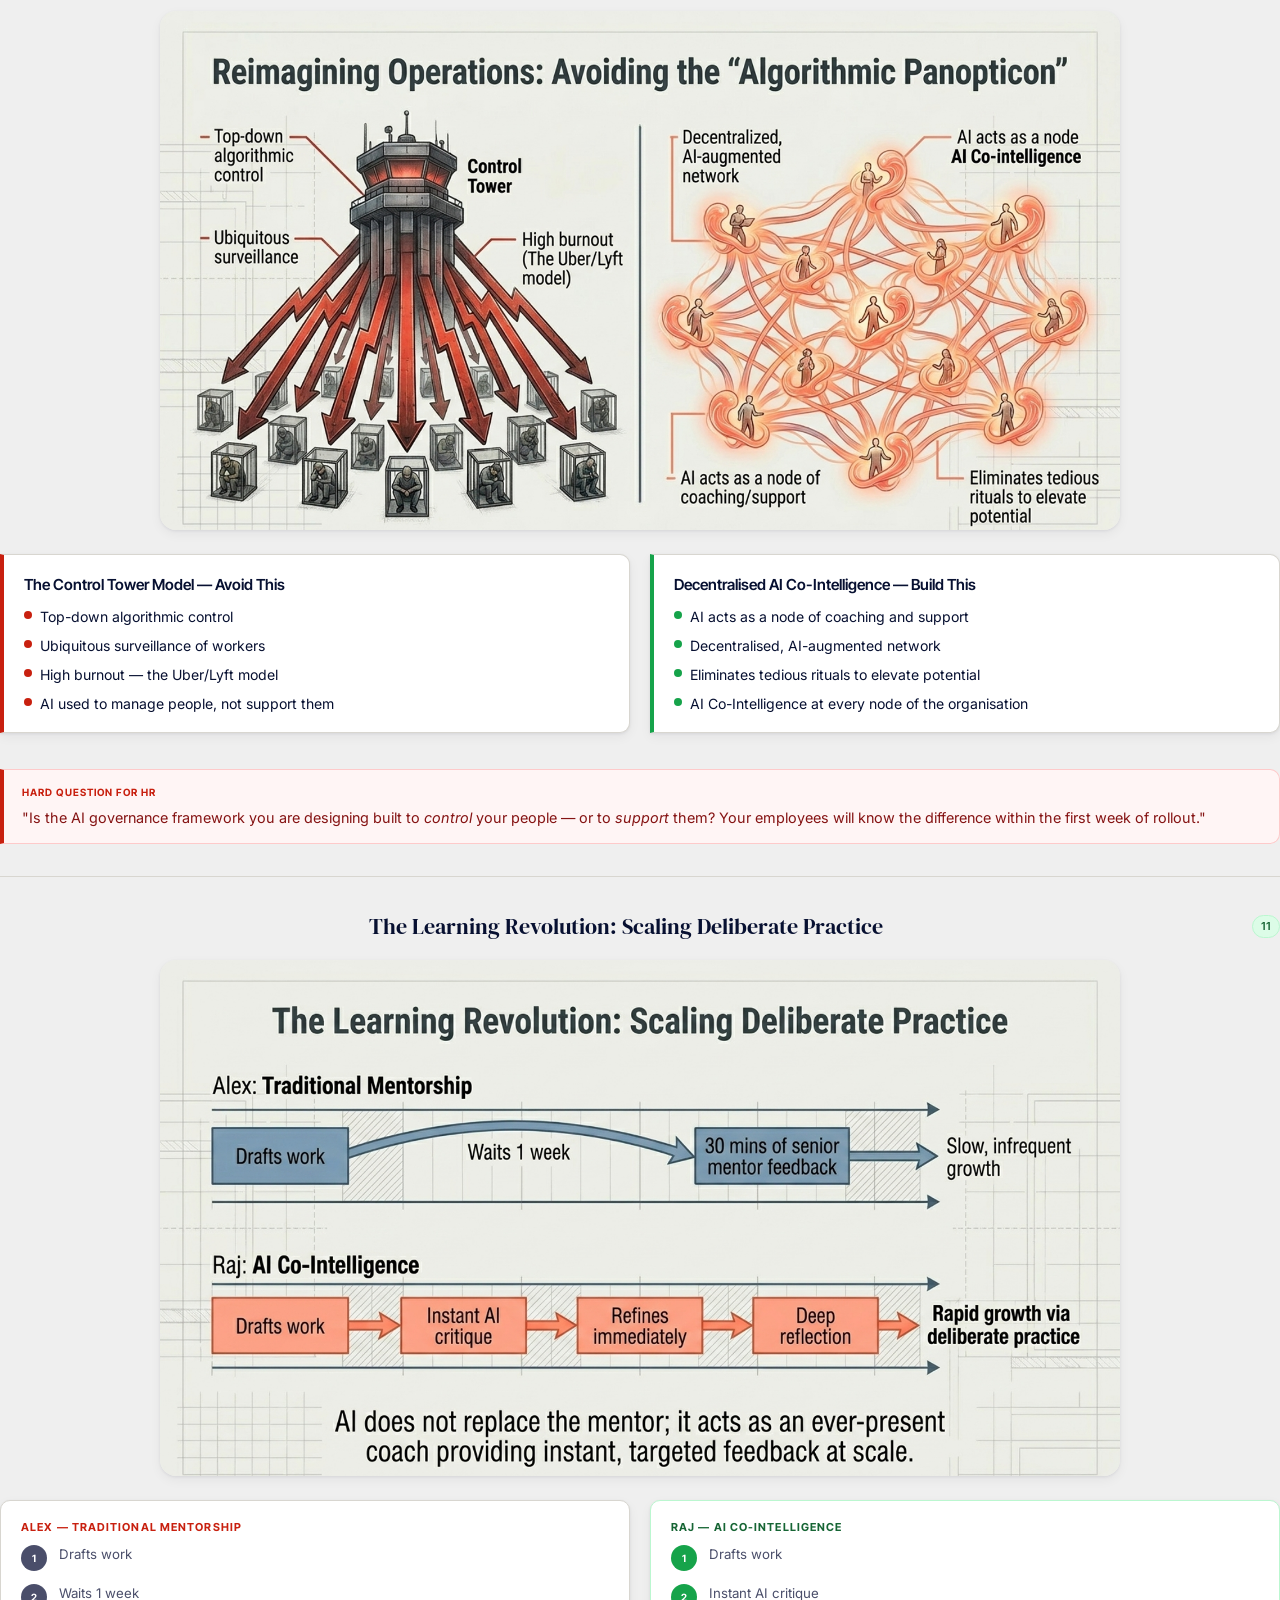
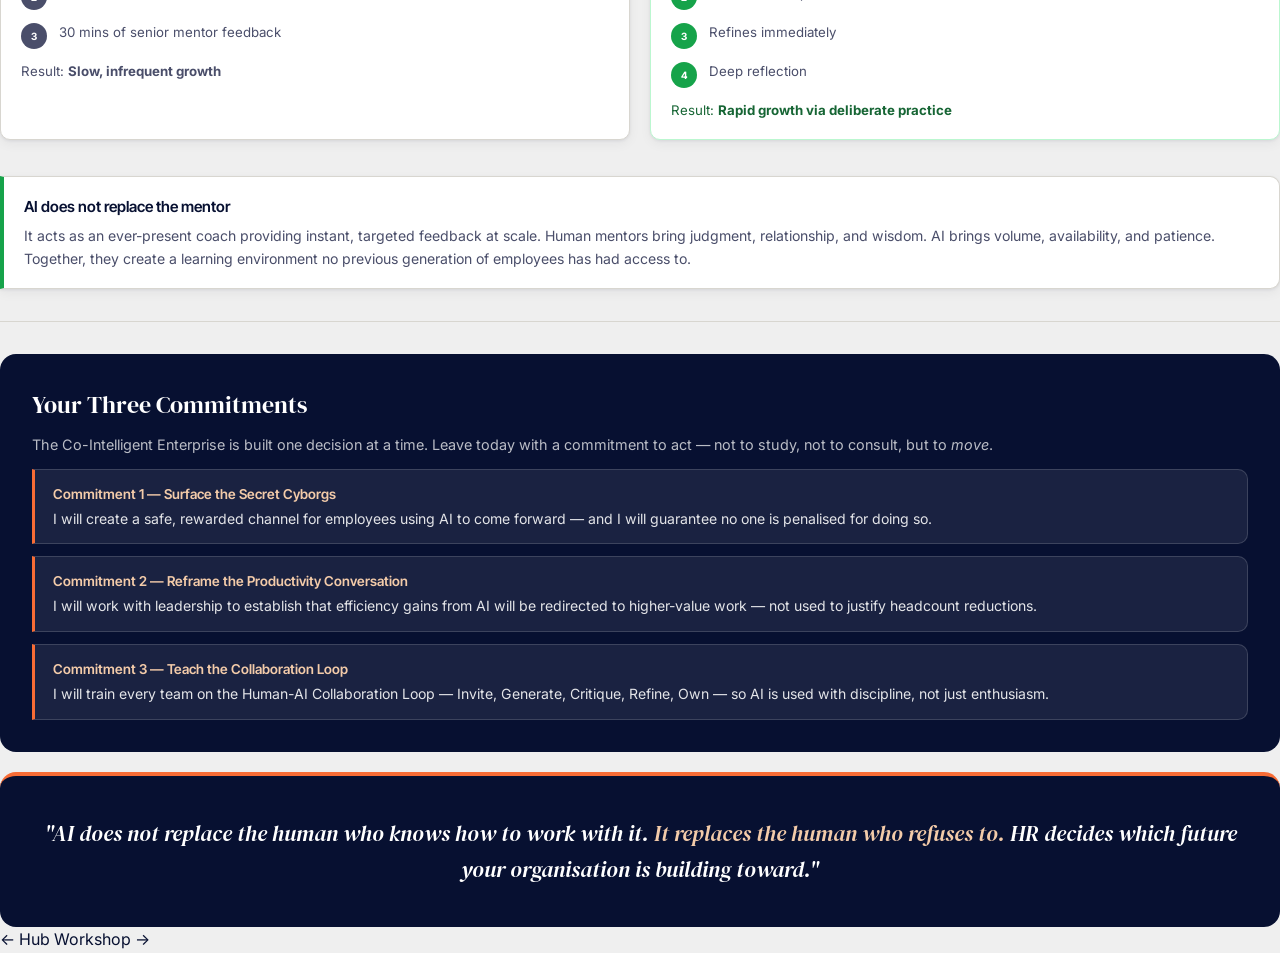
<file: keynote.html>
<!DOCTYPE html>
<html lang="en">
<head>
  <meta charset="UTF-8">
  <meta name="viewport" content="width=device-width, initial-scale=1.0">
  <title>Co-Intelligence in the Enterprise — AI Keynote · Impact HR Summit 2026</title>
  <link rel="stylesheet" href="styles.css">
</head>
  <style>
    figure {
      max-width: 960px; 
      margin: 0 auto 1.5rem auto; /* 'auto' on left/right centers the figure itself */
      
      /* Centering the image inside */
      display: flex;
      justify-content: center;
      align-items: center;
    }
    
    figure img {
      width: 100%;
      max-width: 100%; /* Prevents the image from overflowing */
      height: auto;    /* Maintains aspect ratio */
      display: block;  /* Removes unwanted bottom whitespace inherent to inline images */
    }
    
    .section-header-strip {
      display: flex;
      align-items: center;
      justify-content: center; /* Centers items along the main axis */
      position: relative;     /* Allows absolute positioning if needed */
    }
    
    .section-header-strip h2 {
      margin: 0 auto;        /* Pushes everything away and forces the H2 to the exact center */
      text-align: center;
    }
    
    /* Optional: If the badge is throwing off the perfect center alignment, 
       you can absolute position the badge to the right side */
    .badge-red {
      position: absolute;
      right: 1rem; 
    }
  </style>
<body>

<nav class="topbar">
  <div class="topbar-logos">
    <span class="topbar-logo-text">Impact Volution</span>
  </div>
  <span class="topbar-session">Impact HR Summit 2026: AI Keynote</span>
  <div class="topbar-nav">
    <a href="hub.html">Hub</a>
    <a href="keynote.html" class="active">Keynote</a>
    <a href="workshop.html">Workshop</a>
  </div>
</nav>

<!-- Hero -->
<div class="landing-hero">
  <div style="max-width:960px;margin:0 auto;">
    <div class="conf-tag">Impact HR Summit 2026 &nbsp;/&nbsp; Keynote Session</div>
    <h1>Co-Intelligence in the Enterprise</h1>
    <h2>An HR Playbook for Leading the Human-AI Workforce</h2>
    <p class="hero-sub">How HR leaders can move from AI anxiety to organisational advantage — and why this is your mandate, not IT's.</p>
    <div class="hero-chips">
      <span class="hero-chip">Keynote</span>
      <span class="hero-chip">AI &amp; HR Strategy</span>
      <span class="hero-chip">HR Leaders &amp; Executives</span>
      <span class="hero-chip">11 slides</span>
    </div>
  </div>
</div>

<div class="Page-shell">

  <!-- ══════════════════════════════════════
       SLIDE 1 — Title
  ══════════════════════════════════════ -->
  <figure>
    <img src="images/Page1.png" alt="Co-Intelligence in the Enterprise" style="width:100%;border-radius:var(--radius-lg);box-shadow:var(--shadow-card);">
  </figure>

  <div class="grid-2" style="margin-bottom:2rem;">
    <div class="card-sm">
      <div class="eyebrow">What is Co-Intelligence?</div>
      <p style="font-size:.9rem;color:var(--col-text);line-height:1.65;margin-top:.35rem;">A term coined by Professor <strong>Ethan Mollick</strong> to describe a future where humans and AI work together as <strong>active, smart collaborators</strong> — not where AI replaces humans, but where both are better together.</p>
    </div>
    <div class="card-sm">
      <div class="eyebrow">Today's Agenda</div>
      <p style="font-size:.9rem;color:var(--col-text);line-height:1.65;margin-top:.35rem;">This is not a software rollout briefing. It is an <strong>HR playbook</strong> — covering the mindset shifts, change management challenges, and workforce strategies that every people leader needs to navigate the human-AI era.</p>
    </div>
  </div>

  <hr class="section-divider">

  <!-- ══════════════════════════════════════
       SLIDE 2 — AI is not just a tool
  ══════════════════════════════════════ -->
  <div class="section-header-strip">
    <h2>The Moment You Realise AI is Not Just a Tool</h2>
    <span class="badge-red">2</span>
  </div>

  <figure>
    <img src="images/Page2.png" alt="AI productivity statistics" style="width:100%;border-radius:var(--radius-lg);box-shadow:var(--shadow-card);">
  </figure>

  <div class="grid-3">
    <div class="stat-card">
      <div class="stat-num">18–22%</div>
      <div class="stat-label">Productivity gain of Steam Power during the Industrial Revolution</div>
    </div>
    <div class="stat-card">
      <div class="stat-num">3 Decades</div>
      <div class="stat-label">Time it took the Internet to reach general enterprise use</div>
    </div>
    <div class="stat-card">
      <div class="stat-num">20–80%</div>
      <div class="stat-label">Proven productivity gains of Generative AI across professional tasks today</div>
    </div>
  </div>

  <div class="exercise-box">
    <div class="ex-label">Live Demonstration — The Spark</div>
    <p><strong>Prompt to run live:</strong> "Write a comprehensive 3-day onboarding plan for a mid-level supply chain manager, including key stakeholder meetings and 30-60-90 day metrics. Output as a table."</p>
    <p class="prompt-text">Watch the room's reaction when the output appears in seconds. That moment of recognition — "this changes something" — is what we are here to manage together.</p>
  </div>

  <hr class="section-divider">

  <!-- ══════════════════════════════════════
       SLIDE 3 — Behaves like a person
  ══════════════════════════════════════ -->
  <div class="section-header-strip">
    <h2>AI Does Not Behave Like Software. It Behaves Like a Person.</h2>
    <span class="badge-amber">3</span>
  </div>

  <figure>
    <img src="images/Page3.png" alt="Traditional Software vs Large Language Models comparison" style="width:100%;border-radius:var(--radius-lg);box-shadow:var(--shadow-card);">
  </figure>

  <div class="grid-2">
    <div class="activity-card">
      <h3>Traditional Software — The Machine</h3>
      <ul class="pill-list" style="margin-top:.5rem;">
        <li><span class="dot dot-navy"></span>Predictable and reliable</li>
        <li><span class="dot dot-navy"></span>Follows a strict set of rules</li>
        <li><span class="dot dot-navy"></span>Yields the exact same outcome every time</li>
        <li><span class="dot dot-navy"></span>Requires an operating manual</li>
      </ul>
    </div>
    <div class="activity-card amber">
      <h3>Large Language Models — The Alien Mind</h3>
      <ul class="pill-list" style="margin-top:.5rem;">
        <li><span class="dot dot-orange"></span>Unpredictable and creative</li>
        <li><span class="dot dot-orange"></span>Relies on context, personas, and framing</li>
        <li><span class="dot dot-orange"></span>Learns via interaction and can hallucinate</li>
        <li><span class="dot dot-orange"></span>Requires management, conversation, and coaching</li>
      </ul>
    </div>
  </div>

  <div class="rq-banner">"Stop treating this as a tech implementation. Start treating it as a <em>talent management</em> challenge."</div>

  <hr class="section-divider">

  <!-- ══════════════════════════════════════
       SLIDE 4 — The Jagged Frontier
  ══════════════════════════════════════ -->
  <div class="section-header-strip">
    <h2>Navigating the "Jagged Frontier" of AI Capability</h2>
    <span class="badge-red">4</span>
  </div>

  <figure>
    <img src="images/Page4.png" alt="The Jagged Frontier of AI capability" style="width:100%;border-radius:var(--radius-lg);box-shadow:var(--shadow-card);">
  </figure>

  <div class="card">
    <div class="eyebrow">The Core Challenge</div>
    <h2>The wall is invisible — and constantly moving</h2>
    <p>Imagine a fortress wall. Inside are tasks AI handles brilliantly. Outside are tasks it fails at — often without warning. The frontier is jagged, not smooth: AI can write a flawless legal brief and then fail to count the letters in a word. The problem is that <strong>no one can see the wall</strong>, and it moves outward as models improve.</p>
  </div>

  <div class="hq-box">
    <div class="hq-label">BCG Data Insight</div>
    In a BCG study, consultants using AI shrank the performance gap from 22% to 4%. But those who fell asleep at the wheel made massive errors on tasks outside the frontier.
  </div>

  <div class="exercise-box">
    <div class="ex-label">HR Action</div>
    <p><strong>You cannot wait for a map to be handed to you.</strong> HR's role is to encourage every team to experiment — to push until they find where the wall lies for their specific roles. The organisation that explores fastest learns fastest.</p>
    <p class="prompt-text">Assign one person per department to spend 30 minutes a week deliberately testing AI on tasks they currently do manually. Have them report back monthly on what worked and what did not.</p>
  </div>

  <hr class="section-divider">

  <!-- ══════════════════════════════════════
       SLIDE 5 — Secret Cyborgs
  ══════════════════════════════════════ -->
  <div class="section-header-strip">
    <h2>The Hidden HR Crisis: The Rise of the "Secret Cyborgs"</h2>
    <span class="badge-red">5</span>
  </div>

  <figure>
    <img src="images/Page5.png" alt="The rise of Secret Cyborgs iceberg diagram" style="width:100%;border-radius:var(--radius-lg);box-shadow:var(--shadow-card);">
  </figure>

  <div class="activity-card red">
    <h3>Secret Task Automation — Already Happening</h3>
    <p>Employees are outsourcing tedious tasks to personal devices due to slow corporate policies. <strong>Over half of generative AI users report using the technology without telling anyone.</strong> They are not breaking rules out of malice — they are working around a system that has not caught up.</p>
  </div>

  <div class="grid-2">
    <div class="card-sm">
      <div class="eyebrow">Above the waterline</div>
      <p style="font-size:.9rem;color:var(--col-text);line-height:1.65;margin-top:.35rem;">Sanctioned company software and official IT tools — the visible, approved technology stack your organisation believes it is using.</p>
    </div>
    <div class="card-sm">
      <div class="eyebrow">Below the waterline</div>
      <p style="font-size:.9rem;color:var(--col-text);line-height:1.65;margin-top:.35rem;">Personal devices, free-tier AI tools, unauthorised automations — the shadow layer that is already running in your organisation, invisible to leadership.</p>
    </div>
  </div>

  <div class="hq-box">
    <div class="hq-label">Hard Question</div>
    "If your best people are finishing a day's work in an hour — and hiding it from you — what does that tell you about the psychological safety culture you have built?"
  </div>

  <hr class="section-divider">

  <!-- ══════════════════════════════════════
       SLIDE 6 — Paradox of Productivity
  ══════════════════════════════════════ -->
  <div class="section-header-strip">
    <h2>The Paradox of Productivity Requires Psychological Safety</h2>
    <span class="badge-amber">6</span>
  </div>

  <figure>
    <img src="images/Page6.png" alt="The productivity paradox scales diagram" style="width:100%;border-radius:var(--radius-lg);box-shadow:var(--shadow-card);">
  </figure>

  <div class="grid-2">
    <div class="activity-card red">
      <h3>The Fear: Efficiency Gains = Headcount Reduction</h3>
      <p>"If I automate 90% of my job, will you fire 90% of my team?" This is the rational fear that causes Secret Cyborgs to stay hidden. Without a clear leadership signal, employees will always assume the worst.</p>
    </div>
    <div class="activity-card green">
      <h3>The Opportunity: Efficiency Gains = Higher-Value Work</h3>
      <p>Organisations that redirect freed capacity toward innovation, client relationships, and strategic work — rather than cutting headcount — outperform on engagement, retention, and long-term productivity.</p>
    </div>
  </div>

  <div class="rq-banner">"Change management fails if employees believe AI is a replacement engine. Build trust, and they will share their innovations."</div>

  <div class="exercise-box">
    <div class="ex-label">HR Policy Action — Radical Rewards</div>
    <p><strong>Make it safe — and make it worth it — to come forward.</strong> Create a programme that rewards employees who share AI automation breakthroughs:</p>
    <ul class="pill-list" style="margin-top:.5rem;">
      <li><span class="dot dot-green"></span>Significant cash bonuses for documented process improvements</li>
      <li><span class="dot dot-green"></span>Promotions or role expansions for AI champions</li>
      <li><span class="dot dot-green"></span>Permanent flexible or remote working as a reward for innovation</li>
      <li><span class="dot dot-green"></span>Public recognition — name their contribution in your AI story</li>
    </ul>
    <p class="prompt-text" style="margin-top:.75rem;">Announce explicitly: "Using AI to improve your work will never be grounds for discipline or redundancy. We want to know what you have found."</p>
  </div>

  <hr class="section-divider">

  <!-- ══════════════════════════════════════
       SLIDE 7 — The Co-Intelligence Playbook
  ══════════════════════════════════════ -->
  <div class="section-header-strip">
    <h2>The Co-Intelligence Playbook: Invite &amp; Oversee</h2>
    <span class="badge-navy">7</span>
  </div>

  <figure>
    <img src="images/Page7.png" alt="The Human-AI Collaboration Loop" style="width:100%;border-radius:var(--radius-lg);box-shadow:var(--shadow-card);">
  </figure>

  <div class="card">
    <div class="eyebrow">The Human-AI Collaboration Loop</div>
    <h2>Five steps. Humans own steps 1, 3, and 5.</h2>
    <div class="stage-list" style="margin-top:1rem;">
      <div class="stage-row">
        <div class="stage-num">1</div>
        <div class="stage-body">
          <h4>Human Prompts</h4>
          <p>The human invites AI to the strategy table — setting direction, context, constraints, and the persona the AI should adopt.</p>
        </div>
      </div>
      <div class="stage-row">
        <div class="stage-num">2</div>
        <div class="stage-body">
          <h4>AI Generates</h4>
          <p>AI produces rapid drafts, ideas, and options at a speed and volume no human team can match. This is the productivity engine.</p>
        </div>
      </div>
      <div class="stage-row">
        <div class="stage-num">3</div>
        <div class="stage-body">
          <h4>Human Critiques</h4>
          <p>The human-in-the-loop checks for hallucinations, bias, and errors of judgment. Expertise is what makes this step meaningful — AI cannot critique itself reliably.</p>
        </div>
      </div>
      <div class="stage-row">
        <div class="stage-num">4</div>
        <div class="stage-body">
          <h4>AI Refines</h4>
          <p>AI iterates based on human feedback — improving, adjusting, and exploring alternatives faster than any revision cycle between human collaborators.</p>
        </div>
      </div>
      <div class="stage-row">
        <div class="stage-num">5</div>
        <div class="stage-body">
          <h4>Human Owns</h4>
          <p>The human takes final accountability for the output. AI has no professional accountability, no reputation at stake, and no judgment about consequences. That responsibility stays with us.</p>
        </div>
      </div>
    </div>
  </div>

  <hr class="section-divider">

  <!-- ══════════════════════════════════════
       SLIDE 8 — Rule 3: Give AI a Role
  ══════════════════════════════════════ -->
  <div class="section-header-strip">
    <h2>Rule 3: Treat It Like a Person. Give the AI a Role.</h2>
    <span class="badge-navy">8</span>
  </div>

  <figure>
    <img src="images/Page8.png" alt="Generic Prompt vs Context plus Constraint plus Persona" style="width:100%;border-radius:var(--radius-lg);box-shadow:var(--shadow-card);">
  </figure>

  <div class="grid-2">
    <div class="activity-card">
      <h3>Generic Prompt → Generic Output</h3>
      <p><em>"Give me feedback on this performance review."</em></p>
      <p style="margin-top:.5rem;">Output: Bland, predictable, pattern-matching. The AI has no frame of reference, no stakes, no expertise to draw from.</p>
    </div>
    <div class="activity-card green">
      <h3>Context + Constraint + Persona → Actionable Output</h3>
      <p><em>"Act as an empathetic but rigorous executive coach. Critique this performance review. Tell me what I am missing and how to deliver this tough feedback to a high-performer without demotivating them."</em></p>
      <p style="margin-top:.5rem;">Output: Highly nuanced, emotionally intelligent, actionable.</p>
    </div>
  </div>

  <div class="exercise-box">
    <div class="ex-label">Live Demo — The Persona Shift</div>
    <p><strong>Run this live with the audience.</strong> Take a real, anonymised piece of HR work — a job description, a policy clause, a difficult email — and show the difference between a generic prompt and a persona-driven prompt. The room will not forget it.</p>
    <p class="prompt-text">Sample personas to use: "You are a skeptical CFO" / "You are a senior employment lawyer in Singapore" / "You are a disengaged employee reading this policy for the first time."</p>
  </div>

  <hr class="section-divider">

  <!-- ══════════════════════════════════════
       SLIDE 9 — Rule 4: Worst AI You'll Use
  ══════════════════════════════════════ -->
  <div class="section-header-strip">
    <h2>Rule 4: Assume This is the Worst AI You Will Ever Use</h2>
    <span class="badge-navy">9</span>
  </div>

  <figure>
    <img src="images/Page9.png" alt="AI capability growth curve over time" style="width:100%;border-radius:var(--radius-lg);box-shadow:var(--shadow-card);">
  </figure>

  <div class="rq-banner">"We are playing Pac-Man in a world that will soon have PlayStation 6s."</div>

  <div class="card mt-2">
    <div class="eyebrow">The Exponential Reality</div>
    <h2>The floor keeps rising. Build accordingly.</h2>
    <div class="stage-list" style="margin-top:1rem;">
      <div class="stage-row">
        <div class="stage-num" style="background:var(--col-muted);">P</div>
        <div class="stage-body">
          <h4>Past — Text-only AI</h4>
          <p>Basic text generation. Useful but narrow. This is where most organisations' mental model of AI is still stuck.</p>
        </div>
      </div>
      <div class="stage-row">
        <div class="stage-num">C</div>
        <div class="stage-body">
          <h4>Current — Multimodal AI</h4>
          <p>Vision, audio, text, code. Reasoning across modalities. Already vastly more capable than most enterprise deployments.</p>
        </div>
      </div>
      <div class="stage-row">
        <div class="stage-num" style="background:var(--col-orange);">F</div>
        <div class="stage-body">
          <h4>Near Future — Semi-autonomous AI Agents</h4>
          <p>AI that plans, acts, and executes multi-step tasks independently. Do not build processes around today's limitations — this is coming faster than any previous technology transition.</p>
        </div>
      </div>
    </div>
  </div>

  <div class="activity-card amber">
    <h3>The Policy Implication</h3>
    <p>Any AI governance policy you write today will need to be reviewed within 12 months — not because it was wrong, but because the technology will have moved. Build your frameworks to be <strong>principle-based</strong>, not tool-specific. The principles will outlast the tools.</p>
  </div>

  <hr class="section-divider">

  <!-- ══════════════════════════════════════
       SLIDE 10 — Algorithmic Panopticon
  ══════════════════════════════════════ -->
  <div class="section-header-strip">
    <h2>Reimagining Operations: Avoiding the "Algorithmic Panopticon"</h2>
    <span class="badge-red">10</span>
  </div>

  <figure>
    <img src="images/Page10.png" alt="Control Tower model vs Decentralised AI Co-Intelligence model" style="width:100%;border-radius:var(--radius-lg);box-shadow:var(--shadow-card);">
  </figure>

  <div class="grid-2">
    <div class="activity-card red">
      <h3>The Control Tower Model — Avoid This</h3>
      <ul class="pill-list" style="margin-top:.5rem;">
        <li><span class="dot dot-red"></span>Top-down algorithmic control</li>
        <li><span class="dot dot-red"></span>Ubiquitous surveillance of workers</li>
        <li><span class="dot dot-red"></span>High burnout — the Uber/Lyft model</li>
        <li><span class="dot dot-red"></span>AI used to manage people, not support them</li>
      </ul>
    </div>
    <div class="activity-card green">
      <h3>Decentralised AI Co-Intelligence — Build This</h3>
      <ul class="pill-list" style="margin-top:.5rem;">
        <li><span class="dot dot-green"></span>AI acts as a node of coaching and support</li>
        <li><span class="dot dot-green"></span>Decentralised, AI-augmented network</li>
        <li><span class="dot dot-green"></span>Eliminates tedious rituals to elevate potential</li>
        <li><span class="dot dot-green"></span>AI Co-Intelligence at every node of the organisation</li>
      </ul>
    </div>
  </div>

  <div class="hq-box">
    <div class="hq-label">Hard Question for HR</div>
    "Is the AI governance framework you are designing built to <em>control</em> your people — or to <em>support</em> them? Your employees will know the difference within the first week of rollout."
  </div>

  <hr class="section-divider">

  <!-- ══════════════════════════════════════
       SLIDE 11 — The Learning Revolution
  ══════════════════════════════════════ -->
  <div class="section-header-strip">
    <h2>The Learning Revolution: Scaling Deliberate Practice</h2>
    <span class="badge-green">11</span>
  </div>

  <figure>
    <img src="images/Page11.png" alt="Traditional Mentorship vs AI Co-Intelligence learning comparison" style="width:100%;border-radius:var(--radius-lg);box-shadow:var(--shadow-card);">
  </figure>

  <div class="grid-2">
    <div class="card-sm">
      <div class="eyebrow">Alex — Traditional Mentorship</div>
      <div class="stage-list" style="margin-top:.5rem;">
        <div class="stage-row">
          <div class="stage-num" style="background:var(--col-muted);font-size:10px;">1</div>
          <div class="stage-body"><p>Drafts work</p></div>
        </div>
        <div class="stage-row">
          <div class="stage-num" style="background:var(--col-muted);font-size:10px;">2</div>
          <div class="stage-body"><p>Waits 1 week</p></div>
        </div>
        <div class="stage-row">
          <div class="stage-num" style="background:var(--col-muted);font-size:10px;">3</div>
          <div class="stage-body"><p>30 mins of senior mentor feedback</p></div>
        </div>
      </div>
      <p style="margin-top:.75rem;font-size:.83rem;color:var(--col-muted);">Result: <strong>Slow, infrequent growth</strong></p>
    </div>
    <div class="card-sm" style="border-color:var(--col-green-bd);">
      <div class="eyebrow" style="color:var(--col-green);">Raj — AI Co-Intelligence</div>
      <div class="stage-list" style="margin-top:.5rem;">
        <div class="stage-row">
          <div class="stage-num" style="background:#16A34A;font-size:10px;">1</div>
          <div class="stage-body"><p>Drafts work</p></div>
        </div>
        <div class="stage-row">
          <div class="stage-num" style="background:#16A34A;font-size:10px;">2</div>
          <div class="stage-body"><p>Instant AI critique</p></div>
        </div>
        <div class="stage-row">
          <div class="stage-num" style="background:#16A34A;font-size:10px;">3</div>
          <div class="stage-body"><p>Refines immediately</p></div>
        </div>
        <div class="stage-row">
          <div class="stage-num" style="background:#16A34A;font-size:10px;">4</div>
          <div class="stage-body"><p>Deep reflection</p></div>
        </div>
      </div>
      <p style="margin-top:.75rem;font-size:.83rem;color:var(--col-green);">Result: <strong>Rapid growth via deliberate practice</strong></p>
    </div>
  </div>

  <div class="activity-card green">
    <h3>AI does not replace the mentor</h3>
    <p>It acts as an ever-present coach providing instant, targeted feedback at scale. Human mentors bring judgment, relationship, and wisdom. AI brings volume, availability, and patience. Together, they create a learning environment no previous generation of employees has had access to.</p>
  </div>

  <hr class="section-divider">

  <!-- ══════════════════════════════════════
       CLOSE
  ══════════════════════════════════════ -->
  <div class="pledge-card">
    <h2>Your Three Commitments</h2>
    <p>The Co-Intelligent Enterprise is built one decision at a time. Leave today with a commitment to act — not to study, not to consult, but to <em>move</em>.</p>
    <div class="pledge-option">
      <strong>Commitment 1 — Surface the Secret Cyborgs</strong>
      I will create a safe, rewarded channel for employees using AI to come forward — and I will guarantee no one is penalised for doing so.
    </div>
    <div class="pledge-option">
      <strong>Commitment 2 — Reframe the Productivity Conversation</strong>
      I will work with leadership to establish that efficiency gains from AI will be redirected to higher-value work — not used to justify headcount reductions.
    </div>
    <div class="pledge-option">
      <strong>Commitment 3 — Teach the Collaboration Loop</strong>
      I will train every team on the Human-AI Collaboration Loop — Invite, Generate, Critique, Refine, Own — so AI is used with discipline, not just enthusiasm.
    </div>
  </div>

  <div class="final-quote">
    <p>"AI does not replace the human who knows how to work with it. <span class="quote-accent">It replaces the human who refuses to.</span> HR decides which future your organisation is building toward."</p>
  </div>

  <div class="Page-footer-nav">
    <a href="hub.html">← Hub</a>
    <a href="workshop.html" class="primary">Workshop →</a>
  </div>

</div>
</body>
</html>
</file>
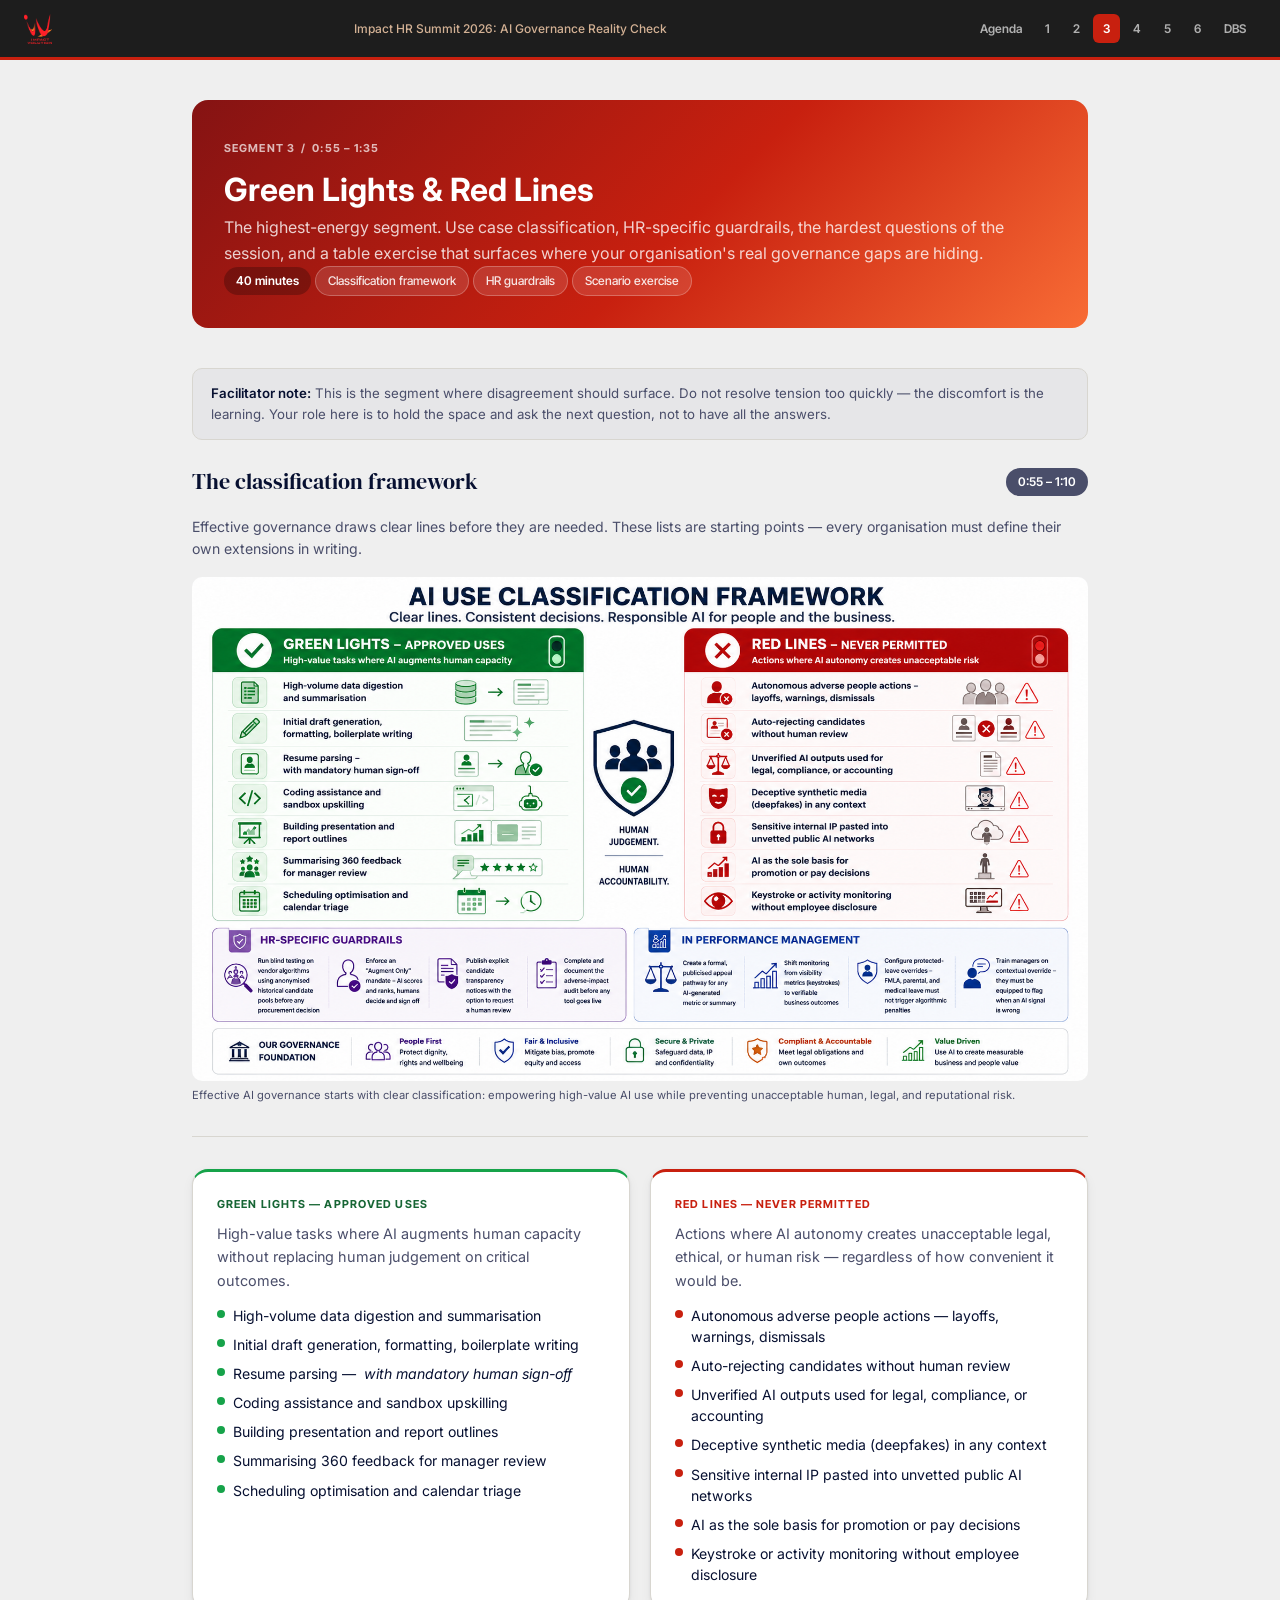
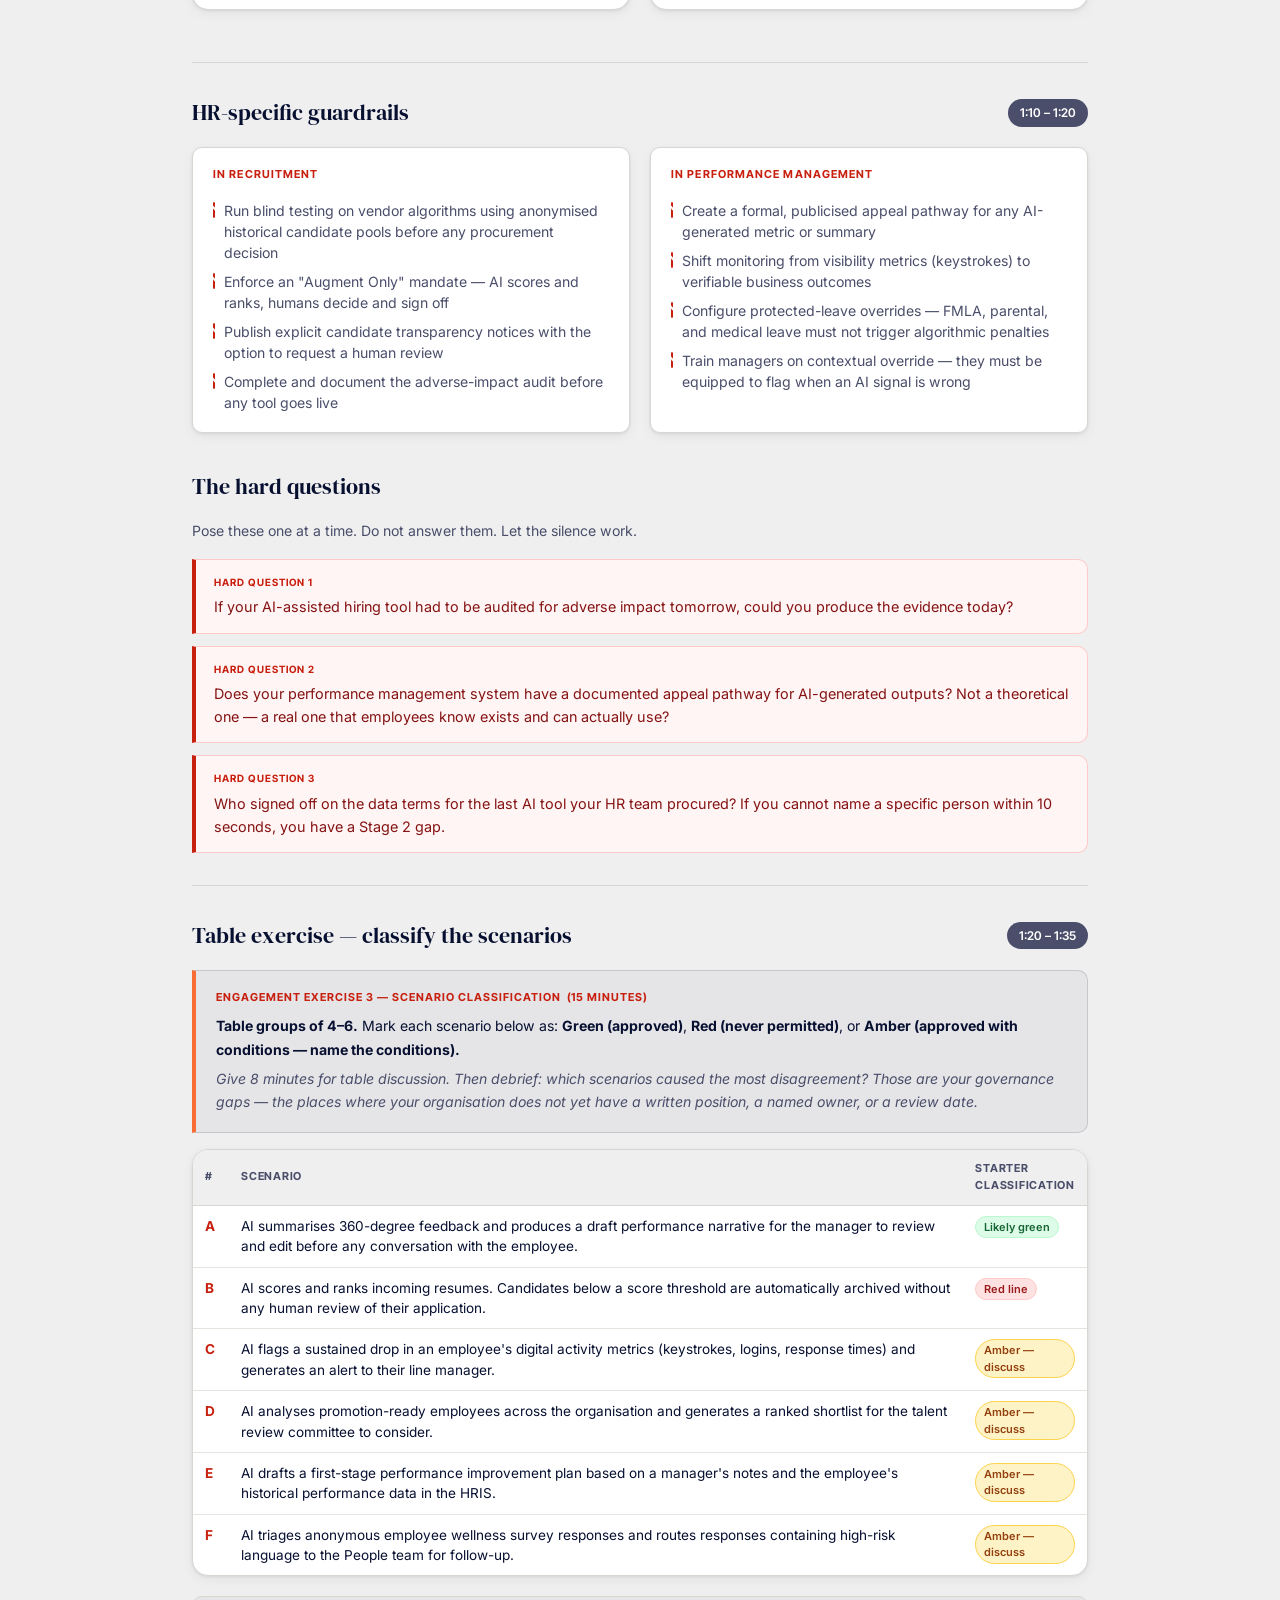
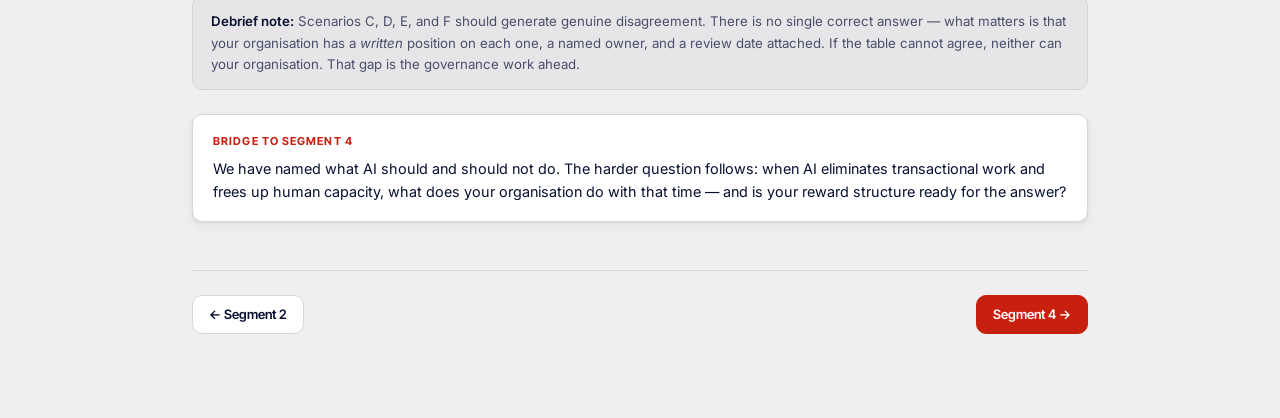
<file: page-3.html>
<!DOCTYPE html>
<html lang="en">
<head>
  <meta charset="UTF-8">
  <meta name="viewport" content="width=device-width, initial-scale=1.0">
  <title>Segment 3 — Green Lights &amp; Red Lines</title>
  <link rel="stylesheet" href="styles.css">
</head>
<body>

<nav class="topbar">
  <div class="topbar-logos">
    <img src="CompanyLogo.png" alt="Impact Volution" class="co-logo">
  </div>
  <span class="topbar-session">Impact HR Summit 2026: AI Governance Reality Check</span>
  <div class="topbar-nav">
    <a href="index.html">Agenda</a>
    <a href="page-1.html">1</a>
    <a href="page-2.html">2</a>
    <a href="page-3.html" class="active">3</a>
    <a href="page-4.html">4</a>
    <a href="page-4b.html">5</a>
    <a href="page-5.html">6</a>
    <a href="dbs-story.html">DBS</a>
  </div>
</nav>

<div class="page-shell">

  <div class="page-hero">
    <div class="eyebrow">Segment 3 &nbsp;/&nbsp; 0:55 – 1:35</div>
    <h1>Green Lights &amp; Red Lines</h1>
    <p>The highest-energy segment. Use case classification, HR-specific guardrails, the hardest questions of the session, and a table exercise that surfaces where your organisation's real governance gaps are hiding.</p>
    <div class="hero-meta">
      <span class="time-chip">40 minutes</span>
      <span class="phase-chip">Classification framework</span>
      <span class="phase-chip">HR guardrails</span>
      <span class="phase-chip">Scenario exercise</span>
    </div>
  </div>

  <div class="facilitator-note">
    <strong>Facilitator note:</strong> This is the segment where disagreement should surface. Do not resolve tension too quickly — the discomfort is the learning. Your role here is to hold the space and ask the next question, not to have all the answers.
  </div>

  <!-- Classification framework -->
  <div class="section-header-strip mt-3">
    <h2>The classification framework</h2>
    <span class="time-chip" style="background:var(--col-muted);">0:55 – 1:10</span>
  </div>
  <p class="text-muted mb-2">Effective governance draws clear lines before they are needed. These lists are starting points — every organisation must define their own extensions in writing.</p>
<!--
  <div class="img-placeholder" style="height:130px;margin-bottom:1.25rem;">
    <svg width="32" height="32" viewBox="0 0 24 24" fill="none" stroke="currentColor" stroke-width="1.5"><path d="M12 22s8-4 8-10V5l-8-3-8 3v7c0 6 8 10 8 10z"/></svg>
    <span>Classification diagram or visual — replace with your own graphic (recommended: 920 × 130 px)</span>
  </div>
-->
  
  <figure style="margin: 1rem 0 1.25rem;">
  <img src="ai-classification.png" alt="Describe the image" style="width:100%; height:auto; object-fit:contain; border-radius:var(--radius-md); display:block;">
  <figcaption style="font-size:0.7rem; color:var(--col-muted); margin-top:6px; line-height:1.5; margin-bottom:10px;">
    Effective AI governance starts with clear classification: empowering high-value AI use while preventing unacceptable human, legal, and reputational risk.
  </figcaption>
    
  <hr class="section-divider">
    
  <div class="grid-2">
    <div class="card" style="border-top:3px solid #16A34A;">
      <div class="eyebrow color-green">Green lights — approved uses</div>
      <p class="text-sm text-muted mt-1 mb-1">High-value tasks where AI augments human capacity without replacing human judgement on critical outcomes.</p>
      <ul class="pill-list">
        <li><span class="dot dot-green"></span>High-volume data digestion and summarisation</li>
        <li><span class="dot dot-green"></span>Initial draft generation, formatting, boilerplate writing</li>
        <li><span class="dot dot-green"></span>Resume parsing — <em>with mandatory human sign-off</em></li>
        <li><span class="dot dot-green"></span>Coding assistance and sandbox upskilling</li>
        <li><span class="dot dot-green"></span>Building presentation and report outlines</li>
        <li><span class="dot dot-green"></span>Summarising 360 feedback for manager review</li>
        <li><span class="dot dot-green"></span>Scheduling optimisation and calendar triage</li>
      </ul>
    </div>
    <div class="card" style="border-top:3px solid var(--col-red);">
      <div class="eyebrow color-red">Red lines — never permitted</div>
      <p class="text-sm text-muted mt-1 mb-1">Actions where AI autonomy creates unacceptable legal, ethical, or human risk — regardless of how convenient it would be.</p>
      <ul class="pill-list">
        <li><span class="dot dot-red"></span>Autonomous adverse people actions — layoffs, warnings, dismissals</li>
        <li><span class="dot dot-red"></span>Auto-rejecting candidates without human review</li>
        <li><span class="dot dot-red"></span>Unverified AI outputs used for legal, compliance, or accounting</li>
        <li><span class="dot dot-red"></span>Deceptive synthetic media (deepfakes) in any context</li>
        <li><span class="dot dot-red"></span>Sensitive internal IP pasted into unvetted public AI networks</li>
        <li><span class="dot dot-red"></span>AI as the sole basis for promotion or pay decisions</li>
        <li><span class="dot dot-red"></span>Keystroke or activity monitoring without employee disclosure</li>
      </ul>
    </div>
  </div>

  <hr class="section-divider">

  <!-- HR guardrails -->
  <div class="section-header-strip">
    <h2>HR-specific guardrails</h2>
    <span class="time-chip" style="background:var(--col-muted);">1:10 – 1:20</span>
  </div>

  <div class="grid-2">
    <div class="card-sm">
      <div class="eyebrow">In recruitment</div>
      <ul class="checklist mt-2">
        <li><div class="check-icon filled"></div>Run blind testing on vendor algorithms using anonymised historical candidate pools before any procurement decision</li>
        <li><div class="check-icon filled"></div>Enforce an "Augment Only" mandate — AI scores and ranks, humans decide and sign off</li>
        <li><div class="check-icon filled"></div>Publish explicit candidate transparency notices with the option to request a human review</li>
        <li><div class="check-icon filled"></div>Complete and document the adverse-impact audit before any tool goes live</li>
      </ul>
    </div>
    <div class="card-sm">
      <div class="eyebrow">In performance management</div>
      <ul class="checklist mt-2">
        <li><div class="check-icon filled"></div>Create a formal, publicised appeal pathway for any AI-generated metric or summary</li>
        <li><div class="check-icon filled"></div>Shift monitoring from visibility metrics (keystrokes) to verifiable business outcomes</li>
        <li><div class="check-icon filled"></div>Configure protected-leave overrides — FMLA, parental, and medical leave must not trigger algorithmic penalties</li>
        <li><div class="check-icon filled"></div>Train managers on contextual override — they must be equipped to flag when an AI signal is wrong</li>
      </ul>
    </div>
  </div>

  <!-- Hard questions -->
  <div class="section-header-strip mt-2">
    <h2>The hard questions</h2>
  </div>
  <p class="text-muted mb-2">Pose these one at a time. Do not answer them. Let the silence work.</p>

  <div class="hq-box">
    <div class="hq-label">Hard question 1</div>
    If your AI-assisted hiring tool had to be audited for adverse impact tomorrow, could you produce the evidence today?
  </div>
  <div class="hq-box">
    <div class="hq-label">Hard question 2</div>
    Does your performance management system have a documented appeal pathway for AI-generated outputs? Not a theoretical one — a real one that employees know exists and can actually use?
  </div>
  <div class="hq-box">
    <div class="hq-label">Hard question 3</div>
    Who signed off on the data terms for the last AI tool your HR team procured? If you cannot name a specific person within 10 seconds, you have a Stage 2 gap.
  </div>

  <hr class="section-divider">

  <!-- Table exercise -->
  <div class="section-header-strip">
    <h2>Table exercise — classify the scenarios</h2>
    <span class="time-chip" style="background:var(--col-muted);">1:20 – 1:35</span>
  </div>

  <div class="exercise-box">
    <div class="ex-label">Engagement exercise 3 — Scenario classification &nbsp;(15 minutes)</div>
    <p><strong>Table groups of 4–6.</strong> Mark each scenario below as: <strong>Green (approved)</strong>, <strong>Red (never permitted)</strong>, or <strong>Amber (approved with conditions — name the conditions).</strong></p>
    <p class="prompt-text">Give 8 minutes for table discussion. Then debrief: which scenarios caused the most disagreement? Those are your governance gaps — the places where your organisation does not yet have a written position, a named owner, or a review date.</p>
  </div>

  <div class="card" style="padding:0;overflow:hidden;margin-top:1rem;">
    <table class="tools-table">
      <thead>
        <tr>
          <th style="width:36px;">#</th>
          <th>Scenario</th>
          <th style="width:120px;">Starter classification</th>
        </tr>
      </thead>
      <tbody>
        <tr>
          <td style="font-weight:700;color:var(--col-red);">A</td>
          <td>AI summarises 360-degree feedback and produces a draft performance narrative for the manager to review and edit before any conversation with the employee.</td>
          <td><span class="badge-green">Likely green</span></td>
        </tr>
        <tr>
          <td style="font-weight:700;color:var(--col-red);">B</td>
          <td>AI scores and ranks incoming resumes. Candidates below a score threshold are automatically archived without any human review of their application.</td>
          <td><span class="badge-red">Red line</span></td>
        </tr>
        <tr>
          <td style="font-weight:700;color:var(--col-red);">C</td>
          <td>AI flags a sustained drop in an employee's digital activity metrics (keystrokes, logins, response times) and generates an alert to their line manager.</td>
          <td><span class="badge-amber">Amber — discuss</span></td>
        </tr>
        <tr>
          <td style="font-weight:700;color:var(--col-red);">D</td>
          <td>AI analyses promotion-ready employees across the organisation and generates a ranked shortlist for the talent review committee to consider.</td>
          <td><span class="badge-amber">Amber — discuss</span></td>
        </tr>
        <tr>
          <td style="font-weight:700;color:var(--col-red);">E</td>
          <td>AI drafts a first-stage performance improvement plan based on a manager's notes and the employee's historical performance data in the HRIS.</td>
          <td><span class="badge-amber">Amber — discuss</span></td>
        </tr>
        <tr>
          <td style="font-weight:700;color:var(--col-red);">F</td>
          <td>AI triages anonymous employee wellness survey responses and routes responses containing high-risk language to the People team for follow-up.</td>
          <td><span class="badge-amber">Amber — discuss</span></td>
        </tr>
      </tbody>
    </table>
  </div>

  <div class="facilitator-note mt-2">
    <strong>Debrief note:</strong> Scenarios C, D, E, and F should generate genuine disagreement. There is no single correct answer — what matters is that your organisation has a <em>written</em> position on each one, a named owner, and a review date attached. If the table cannot agree, neither can your organisation. That gap is the governance work ahead.
  </div>

  <div class="card-sm mt-3">
    <div class="eyebrow">Bridge to Segment 4</div>
    <p style="font-size:.9rem;color:var(--col-text);margin-top:.35rem;">We have named what AI should and should not do. The harder question follows: when AI eliminates transactional work and frees up human capacity, what does your organisation do with that time — and is your reward structure ready for the answer?</p>
  </div>

  <div class="page-footer-nav">
    <a href="page-2.html">← Segment 2</a>
    <a href="page-4.html" class="primary">Segment 4 →</a>
  </div>

</div>
</body>
</html>
</file>
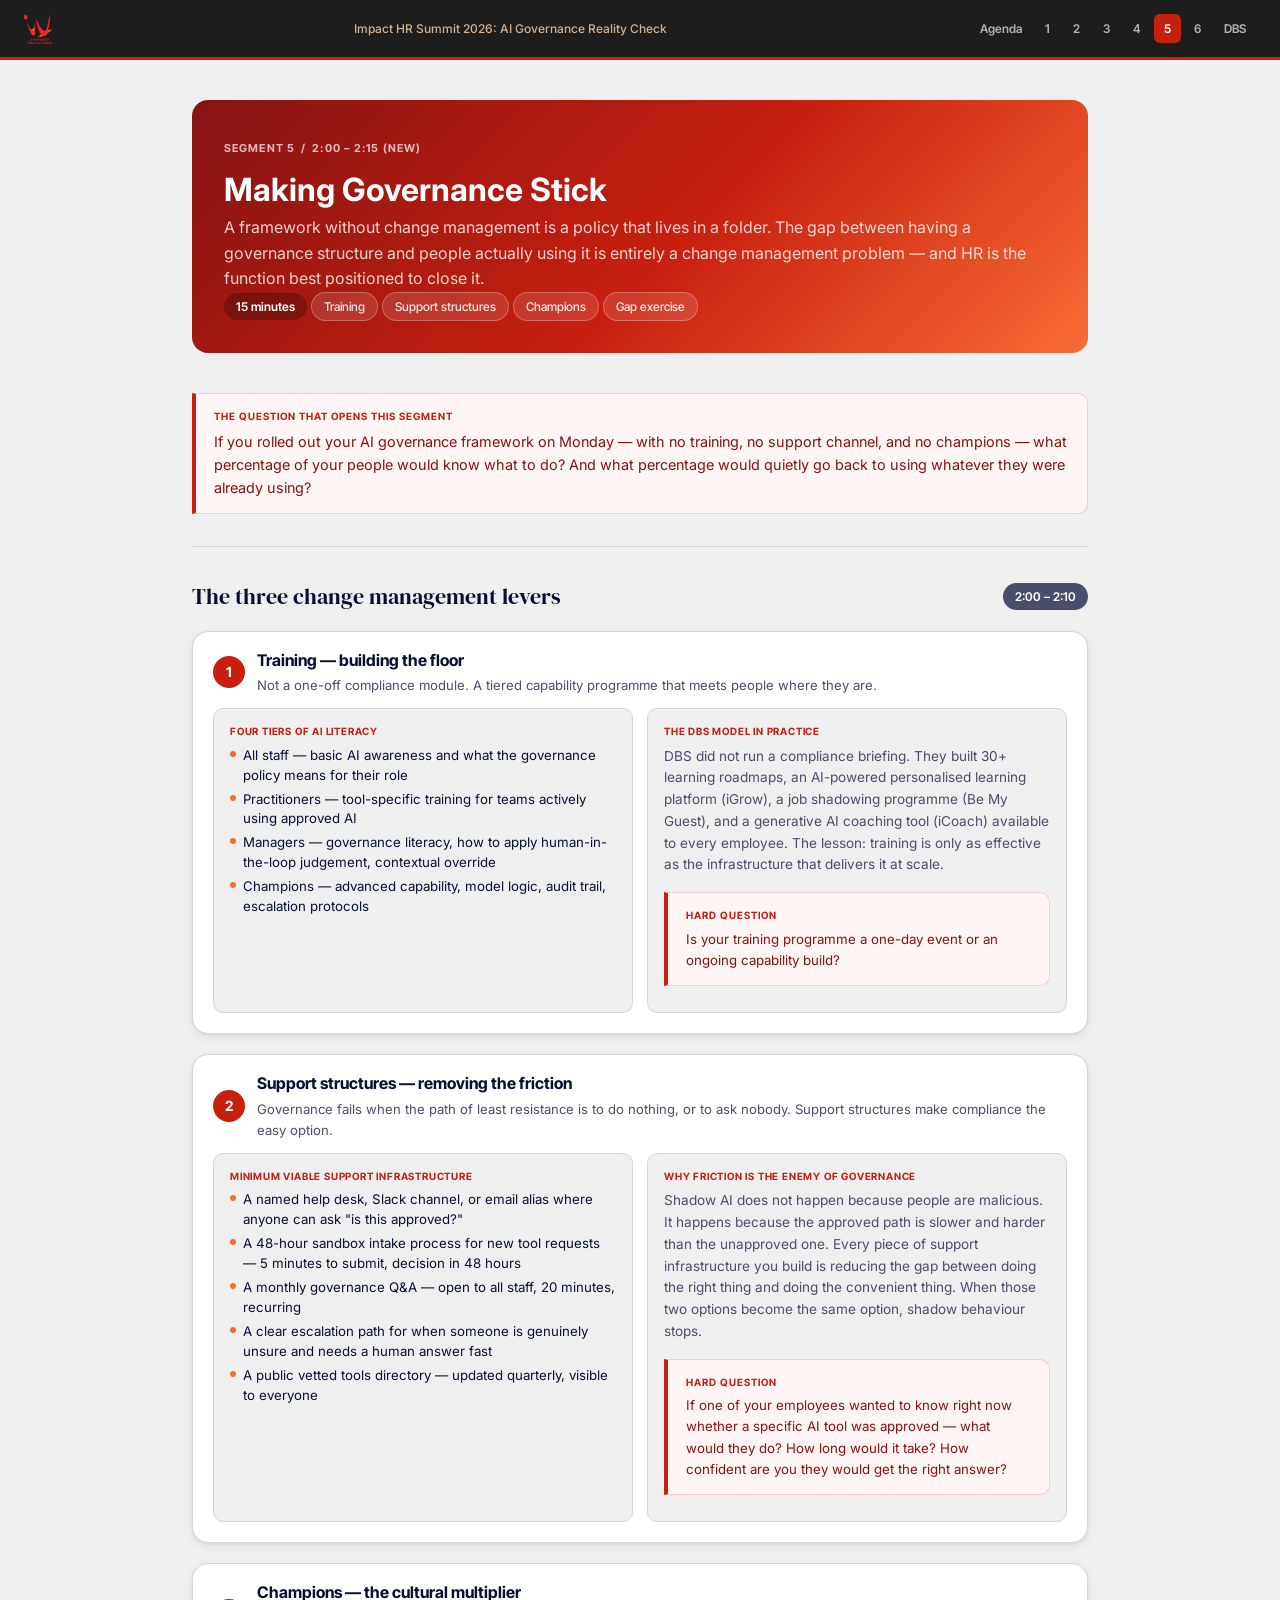
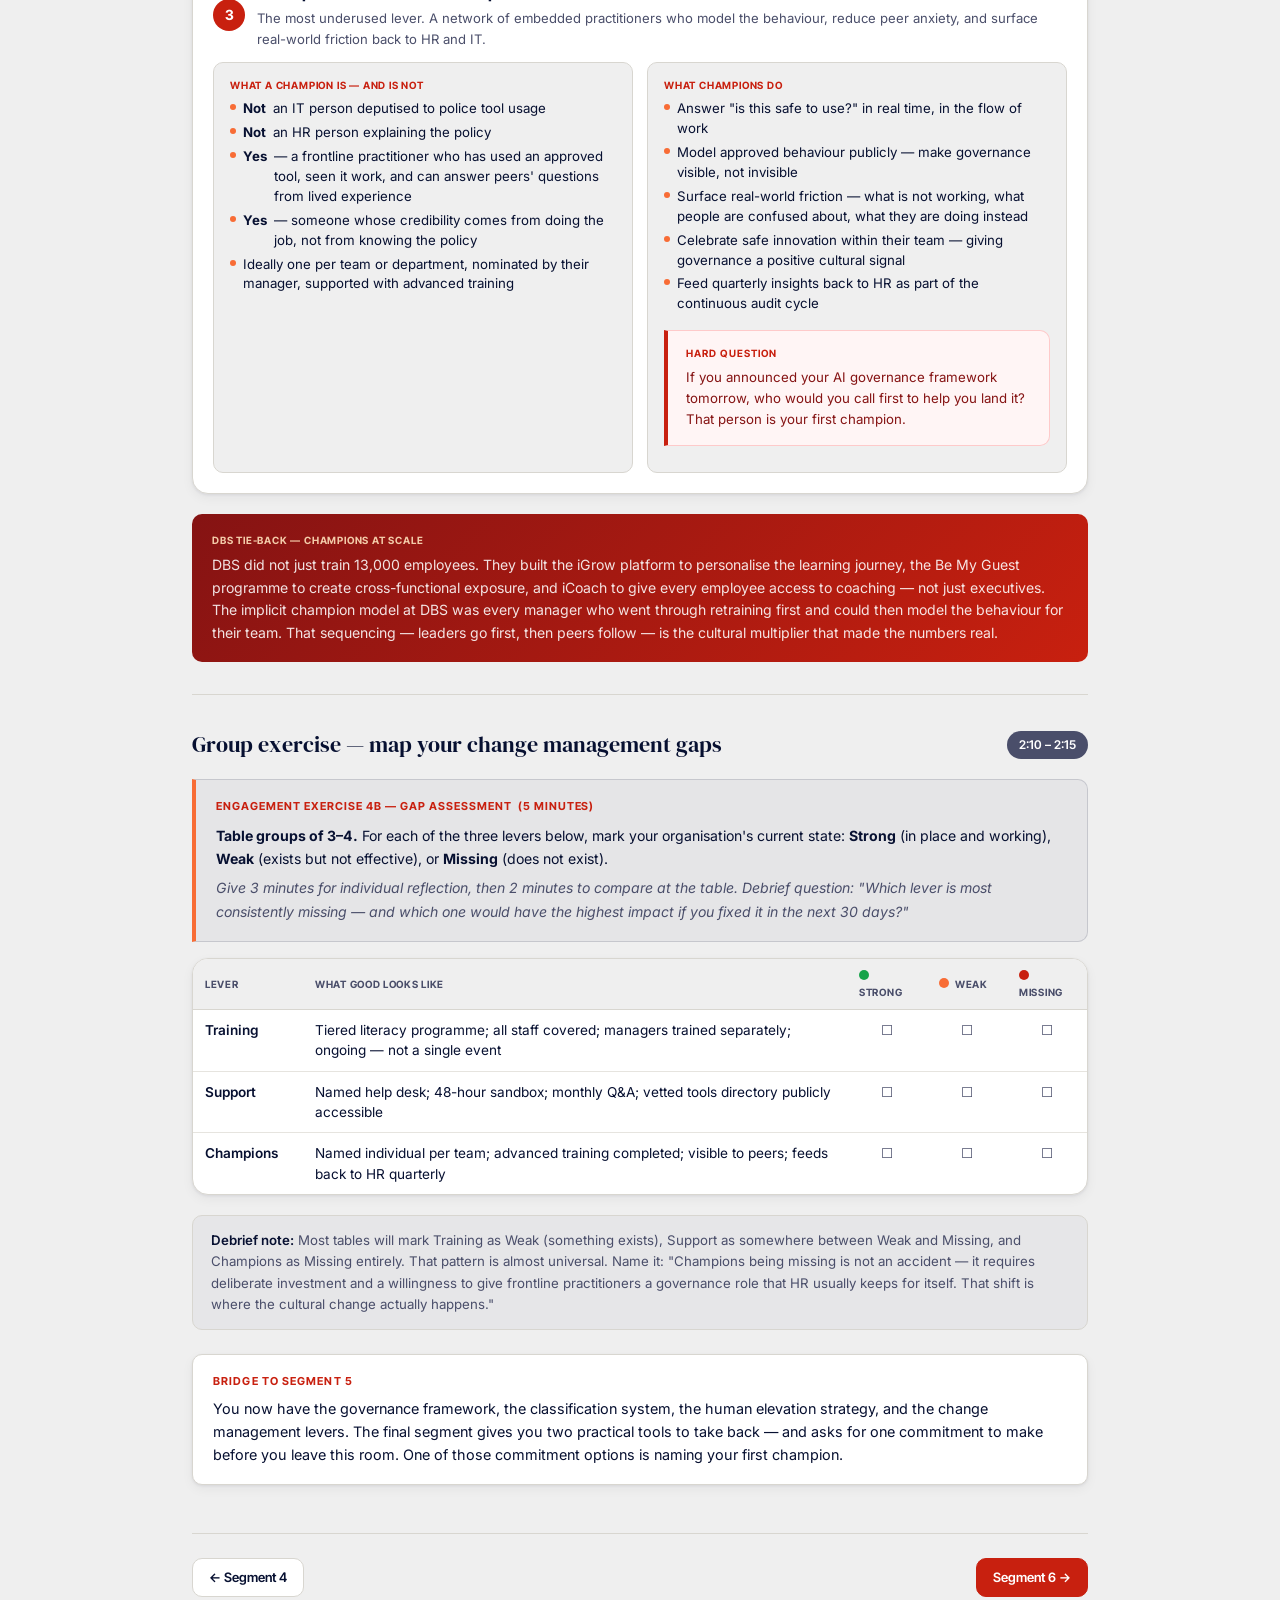
<file: page-4b.html>
<!DOCTYPE html>
<html lang="en">
<head>
  <meta charset="UTF-8">
  <meta name="viewport" content="width=device-width, initial-scale=1.0">
  <title>Segment 5 — Change Management</title>
  <link rel="stylesheet" href="styles.css">
  <style>
    .cm-pillar-card {
      background: var(--col-surface);
      border: 1px solid var(--col-border);
      border-radius: var(--radius-lg);
      box-shadow: var(--shadow-card);
      overflow: hidden;
      margin-bottom: 1.25rem;
    }
    .cm-pillar-header {
      padding: 1rem 1.25rem 0.75rem;
      display: flex;
      align-items: center;
      gap: 12px;
    }
    .cm-pillar-num {
      width: 32px;
      height: 32px;
      border-radius: 50%;
      background: var(--col-red);
      color: #fff;
      font-family: var(--ff-tight);
      font-size: 14px;
      font-weight: 700;
      display: flex;
      align-items: center;
      justify-content: center;
      flex-shrink: 0;
    }
    .cm-pillar-header h3 {
      font-family: var(--ff-tight);
      font-size: 1rem;
      font-weight: 700;
      color: var(--col-navy);
      margin: 0 0 2px;
    }
    .cm-pillar-header p {
      font-size: 0.82rem;
      color: var(--col-muted);
      margin: 0;
    }
    .cm-pillar-body {
      padding: 0 1.25rem 1.25rem;
      display: grid;
      grid-template-columns: 1fr 1fr;
      gap: 0.875rem;
    }
    @media (max-width: 680px) {
      .cm-pillar-body { grid-template-columns: 1fr; }
    }
    .cm-sub-card {
      background: var(--col-bg);
      border: 1px solid var(--col-border);
      border-radius: var(--radius-md);
      padding: 0.875rem 1rem;
    }
    .cm-sub-card .sub-label {
      font-family: var(--ff-tight);
      font-size: 10px;
      font-weight: 700;
      letter-spacing: 0.08em;
      text-transform: uppercase;
      color: var(--col-red);
      margin-bottom: 0.4rem;
    }
    .cm-sub-card p {
      font-size: 0.85rem;
      color: var(--col-muted);
      line-height: 1.6;
      margin: 0;
    }
    .cm-sub-card ul {
      list-style: none;
      margin: 0.4rem 0 0;
      padding: 0;
      display: flex;
      flex-direction: column;
      gap: 4px;
    }
    .cm-sub-card ul li {
      font-size: 0.83rem;
      color: var(--col-text);
      display: flex;
      align-items: flex-start;
      gap: 7px;
      line-height: 1.5;
    }
    .cm-sub-card ul li::before {
      content: '';
      width: 6px;
      height: 6px;
      border-radius: 50%;
      background: var(--col-orange);
      flex-shrink: 0;
      margin-top: 5px;
    }

    /* Gap assessment table */
    .gap-table { width: 100%; border-collapse: collapse; font-size: 0.85rem; }
    .gap-table th {
      font-family: var(--ff-tight);
      font-size: 10px;
      font-weight: 700;
      letter-spacing: 0.07em;
      text-transform: uppercase;
      color: var(--col-muted);
      text-align: left;
      padding: 9px 12px;
      border-bottom: 1px solid var(--col-border);
      background: var(--col-bg);
    }
    .gap-table td {
      padding: 10px 12px;
      border-bottom: 1px solid var(--col-border-lt, #E6E4DF);
      vertical-align: top;
      line-height: 1.5;
      color: var(--col-text);
    }
    .gap-table tr:last-child td { border-bottom: none; }
    .gap-table tr:hover td { background: #FAFAF8; }
    .status-dot {
      width: 10px;
      height: 10px;
      border-radius: 50%;
      display: inline-block;
      margin-right: 6px;
      flex-shrink: 0;
    }
    .dot-strong  { background: #16A34A; }
    .dot-weak    { background: var(--col-orange); }
    .dot-missing { background: var(--col-red); }

    /* Champion card */
    .champion-example {
      background: linear-gradient(135deg, var(--col-red-dark, #851313) 0%, var(--col-red) 100%);
      border-radius: var(--radius-md);
      padding: 1.125rem 1.25rem;
      margin: 0.75rem 0;
      color: #fff;
    }
    .champion-example .ce-label {
      font-family: var(--ff-tight);
      font-size: 10px;
      font-weight: 700;
      letter-spacing: 0.08em;
      text-transform: uppercase;
      color: var(--col-peach);
      margin-bottom: 0.4rem;
    }
    .champion-example p {
      font-size: 0.88rem;
      color: rgba(255,255,255,0.88);
      line-height: 1.6;
      margin: 0;
    }
  </style>
</head>
<body>

<nav class="topbar">
  <div class="topbar-logos">
    <img src="CompanyLogo.png" alt="Impact Volution" class="co-logo">
  </div>
  <span class="topbar-session">Impact HR Summit 2026: AI Governance Reality Check</span>
  <div class="topbar-nav">
    <a href="index.html">Agenda</a>
    <a href="page-1.html">1</a>
    <a href="page-2.html">2</a>
    <a href="page-3.html">3</a>
    <a href="page-4.html">4</a>
    <a href="page-4b.html" class="active">5</a>
    <a href="page-5.html">6</a>
    <a href="dbs-story.html">DBS</a>
  </div>
</nav>

<div class="page-shell">

  <div class="page-hero">
    <div class="eyebrow">Segment 5 &nbsp;/&nbsp; 2:00 – 2:15 (new)</div>
    <h1>Making Governance Stick</h1>
    <p>A framework without change management is a policy that lives in a folder. The gap between having a governance structure and people actually using it is entirely a change management problem — and HR is the function best positioned to close it.</p>
    <div class="hero-meta">
      <span class="time-chip">15 minutes</span>
      <span class="phase-chip">Training</span>
      <span class="phase-chip">Support structures</span>
      <span class="phase-chip">Champions</span>
      <span class="phase-chip">Gap exercise</span>
    </div>
  </div>

  <!-- The hard question first -->
  <div class="hq-box" style="margin-bottom:2rem;">
    <div class="hq-label">The question that opens this segment</div>
    If you rolled out your AI governance framework on Monday — with no training, no support channel, and no champions — what percentage of your people would know what to do? And what percentage would quietly go back to using whatever they were already using?
  </div>
  <!--
  <div class="facilitator-note">
    <strong>Facilitator note:</strong> Do not answer this question. Let it sit for five seconds. Then say: "Governance that nobody uses is not governance. It is documentation. The three levers that close the gap between policy and practice are training, support, and champions. Let us look at each one."
  </div>
  -->
  <hr class="section-divider">

  <!-- Three pillars -->
  <div class="section-header-strip">
    <h2>The three change management levers</h2>
    <span class="time-chip" style="background:var(--col-muted);">2:00 – 2:10</span>
  </div>

  <!-- Pillar 1: Training -->
  <div class="cm-pillar-card">
    <div class="cm-pillar-header">
      <div class="cm-pillar-num">1</div>
      <div>
        <h3>Training — building the floor</h3>
        <p>Not a one-off compliance module. A tiered capability programme that meets people where they are.</p>
      </div>
    </div>
    <div class="cm-pillar-body">
      <div class="cm-sub-card">
        <div class="sub-label">Four tiers of AI literacy</div>
        <ul>
          <li>All staff — basic AI awareness and what the governance policy means for their role</li>
          <li>Practitioners — tool-specific training for teams actively using approved AI</li>
          <li>Managers — governance literacy, how to apply human-in-the-loop judgement, contextual override</li>
          <li>Champions — advanced capability, model logic, audit trail, escalation protocols</li>
        </ul>
      </div>
      <div class="cm-sub-card">
        <div class="sub-label">The DBS model in practice</div>
        <p>DBS did not run a compliance briefing. They built 30+ learning roadmaps, an AI-powered personalised learning platform (iGrow), a job shadowing programme (Be My Guest), and a generative AI coaching tool (iCoach) available to every employee. The lesson: training is only as effective as the infrastructure that delivers it at scale.</p>
        <div class="hq-box mt-2" style="font-size:0.83rem;">
          <div class="hq-label">Hard question</div>
          Is your training programme a one-day event or an ongoing capability build?
        </div>
      </div>
    </div>
  </div>

  <!-- Pillar 2: Support -->
  <div class="cm-pillar-card">
    <div class="cm-pillar-header">
      <div class="cm-pillar-num">2</div>
      <div>
        <h3>Support structures — removing the friction</h3>
        <p>Governance fails when the path of least resistance is to do nothing, or to ask nobody. Support structures make compliance the easy option.</p>
      </div>
    </div>
    <div class="cm-pillar-body">
      <div class="cm-sub-card">
        <div class="sub-label">Minimum viable support infrastructure</div>
        <ul>
          <li>A named help desk, Slack channel, or email alias where anyone can ask "is this approved?"</li>
          <li>A 48-hour sandbox intake process for new tool requests — 5 minutes to submit, decision in 48 hours</li>
          <li>A monthly governance Q&amp;A — open to all staff, 20 minutes, recurring</li>
          <li>A clear escalation path for when someone is genuinely unsure and needs a human answer fast</li>
          <li>A public vetted tools directory — updated quarterly, visible to everyone</li>
        </ul>
      </div>
      <div class="cm-sub-card">
        <div class="sub-label">Why friction is the enemy of governance</div>
        <p>Shadow AI does not happen because people are malicious. It happens because the approved path is slower and harder than the unapproved one. Every piece of support infrastructure you build is reducing the gap between doing the right thing and doing the convenient thing. When those two options become the same option, shadow behaviour stops.</p>
        <div class="hq-box mt-2" style="font-size:0.83rem;">
          <div class="hq-label">Hard question</div>
          If one of your employees wanted to know right now whether a specific AI tool was approved — what would they do? How long would it take? How confident are you they would get the right answer?
        </div>
      </div>
    </div>
  </div>

  <!-- Pillar 3: Champions -->
  <div class="cm-pillar-card">
    <div class="cm-pillar-header">
      <div class="cm-pillar-num">3</div>
      <div>
        <h3>Champions — the cultural multiplier</h3>
        <p>The most underused lever. A network of embedded practitioners who model the behaviour, reduce peer anxiety, and surface real-world friction back to HR and IT.</p>
      </div>
    </div>
    <div class="cm-pillar-body">
      <div class="cm-sub-card">
        <div class="sub-label">What a champion is — and is not</div>
        <ul>
          <li><strong>Not</strong> an IT person deputised to police tool usage</li>
          <li><strong>Not</strong> an HR person explaining the policy</li>
          <li><strong>Yes</strong> — a frontline practitioner who has used an approved tool, seen it work, and can answer peers' questions from lived experience</li>
          <li><strong>Yes</strong> — someone whose credibility comes from doing the job, not from knowing the policy</li>
          <li>Ideally one per team or department, nominated by their manager, supported with advanced training</li>
        </ul>
      </div>
      <div class="cm-sub-card">
        <div class="sub-label">What champions do</div>
        <ul>
          <li>Answer "is this safe to use?" in real time, in the flow of work</li>
          <li>Model approved behaviour publicly — make governance visible, not invisible</li>
          <li>Surface real-world friction — what is not working, what people are confused about, what they are doing instead</li>
          <li>Celebrate safe innovation within their team — giving governance a positive cultural signal</li>
          <li>Feed quarterly insights back to HR as part of the continuous audit cycle</li>
        </ul>
        <div class="hq-box mt-2" style="font-size:0.83rem;">
          <div class="hq-label">Hard question</div>
          If you announced your AI governance framework tomorrow, who would you call first to help you land it? That person is your first champion.
        </div>
      </div>
    </div>
  </div>

  <!-- Champion DBS tie-back -->
  <div class="champion-example">
    <div class="ce-label">DBS tie-back — champions at scale</div>
    <p>DBS did not just train 13,000 employees. They built the iGrow platform to personalise the learning journey, the Be My Guest programme to create cross-functional exposure, and iCoach to give every employee access to coaching — not just executives. The implicit champion model at DBS was every manager who went through retraining first and could then model the behaviour for their team. That sequencing — leaders go first, then peers follow — is the cultural multiplier that made the numbers real.</p>
  </div>

  <hr class="section-divider">

  <!-- Gap exercise -->
  <div class="section-header-strip">
    <h2>Group exercise — map your change management gaps</h2>
    <span class="time-chip" style="background:var(--col-muted);">2:10 – 2:15</span>
  </div>

  <div class="exercise-box">
    <div class="ex-label">Engagement exercise 4b — Gap assessment &nbsp;(5 minutes)</div>
    <p><strong>Table groups of 3–4.</strong> For each of the three levers below, mark your organisation's current state: <strong>Strong</strong> (in place and working), <strong>Weak</strong> (exists but not effective), or <strong>Missing</strong> (does not exist).</p>
    <p class="prompt-text">Give 3 minutes for individual reflection, then 2 minutes to compare at the table. Debrief question: "Which lever is most consistently missing — and which one would have the highest impact if you fixed it in the next 30 days?"</p>
  </div>

  <!-- Gap assessment table -->
  <div class="card" style="padding:0; overflow:hidden; margin-top:1rem;">
    <table class="gap-table">
      <thead>
        <tr>
          <th style="width:110px;">Lever</th>
          <th>What good looks like</th>
          <th style="width:80px;"><span class="status-dot dot-strong"></span>Strong</th>
          <th style="width:80px;"><span class="status-dot dot-weak"></span>Weak</th>
          <th style="width:80px;"><span class="status-dot dot-missing"></span>Missing</th>
        </tr>
      </thead>
      <tbody>
        <tr>
          <td style="font-weight:600; color:var(--col-navy);">Training</td>
          <td>Tiered literacy programme; all staff covered; managers trained separately; ongoing — not a single event</td>
          <td style="text-align:center; color:var(--col-muted);">☐</td>
          <td style="text-align:center; color:var(--col-muted);">☐</td>
          <td style="text-align:center; color:var(--col-muted);">☐</td>
        </tr>
        <tr>
          <td style="font-weight:600; color:var(--col-navy);">Support</td>
          <td>Named help desk; 48-hour sandbox; monthly Q&amp;A; vetted tools directory publicly accessible</td>
          <td style="text-align:center; color:var(--col-muted);">☐</td>
          <td style="text-align:center; color:var(--col-muted);">☐</td>
          <td style="text-align:center; color:var(--col-muted);">☐</td>
        </tr>
        <tr>
          <td style="font-weight:600; color:var(--col-navy);">Champions</td>
          <td>Named individual per team; advanced training completed; visible to peers; feeds back to HR quarterly</td>
          <td style="text-align:center; color:var(--col-muted);">☐</td>
          <td style="text-align:center; color:var(--col-muted);">☐</td>
          <td style="text-align:center; color:var(--col-muted);">☐</td>
        </tr>
      </tbody>
    </table>
  </div>

  <div class="facilitator-note mt-2">
    <strong>Debrief note:</strong> Most tables will mark Training as Weak (something exists), Support as somewhere between Weak and Missing, and Champions as Missing entirely. That pattern is almost universal. Name it: "Champions being missing is not an accident — it requires deliberate investment and a willingness to give frontline practitioners a governance role that HR usually keeps for itself. That shift is where the cultural change actually happens."
  </div>

  <!-- Bridge -->
  <div class="card-sm mt-3">
    <div class="eyebrow">Bridge to Segment 5</div>
    <p style="font-size:.9rem; color:var(--col-text); margin-top:.35rem;">You now have the governance framework, the classification system, the human elevation strategy, and the change management levers. The final segment gives you two practical tools to take back — and asks for one commitment to make before you leave this room. One of those commitment options is naming your first champion.</p>
  </div>

  <div class="page-footer-nav">
    <a href="page-4.html">← Segment 4</a>
    <a href="page-5.html" class="primary">Segment 6 →</a>
  </div>

</div>
</body>
</html>
</file>
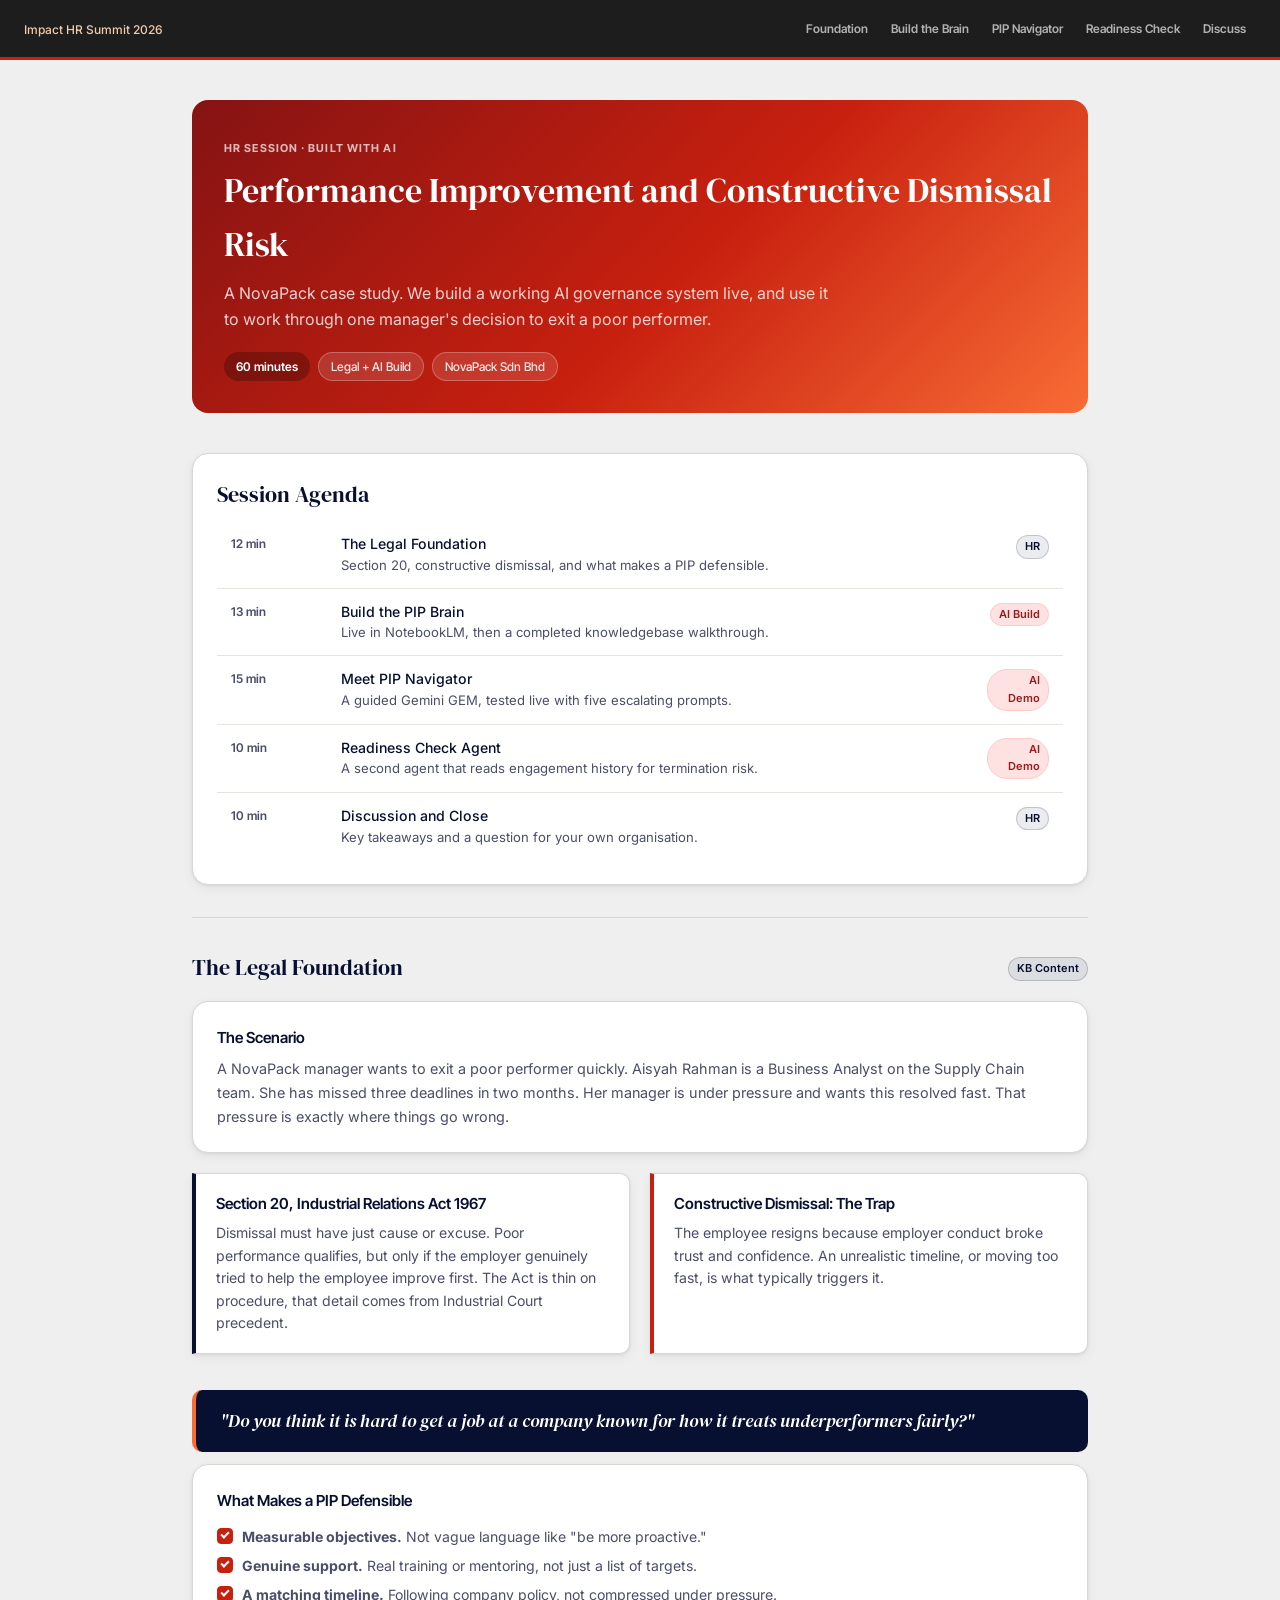
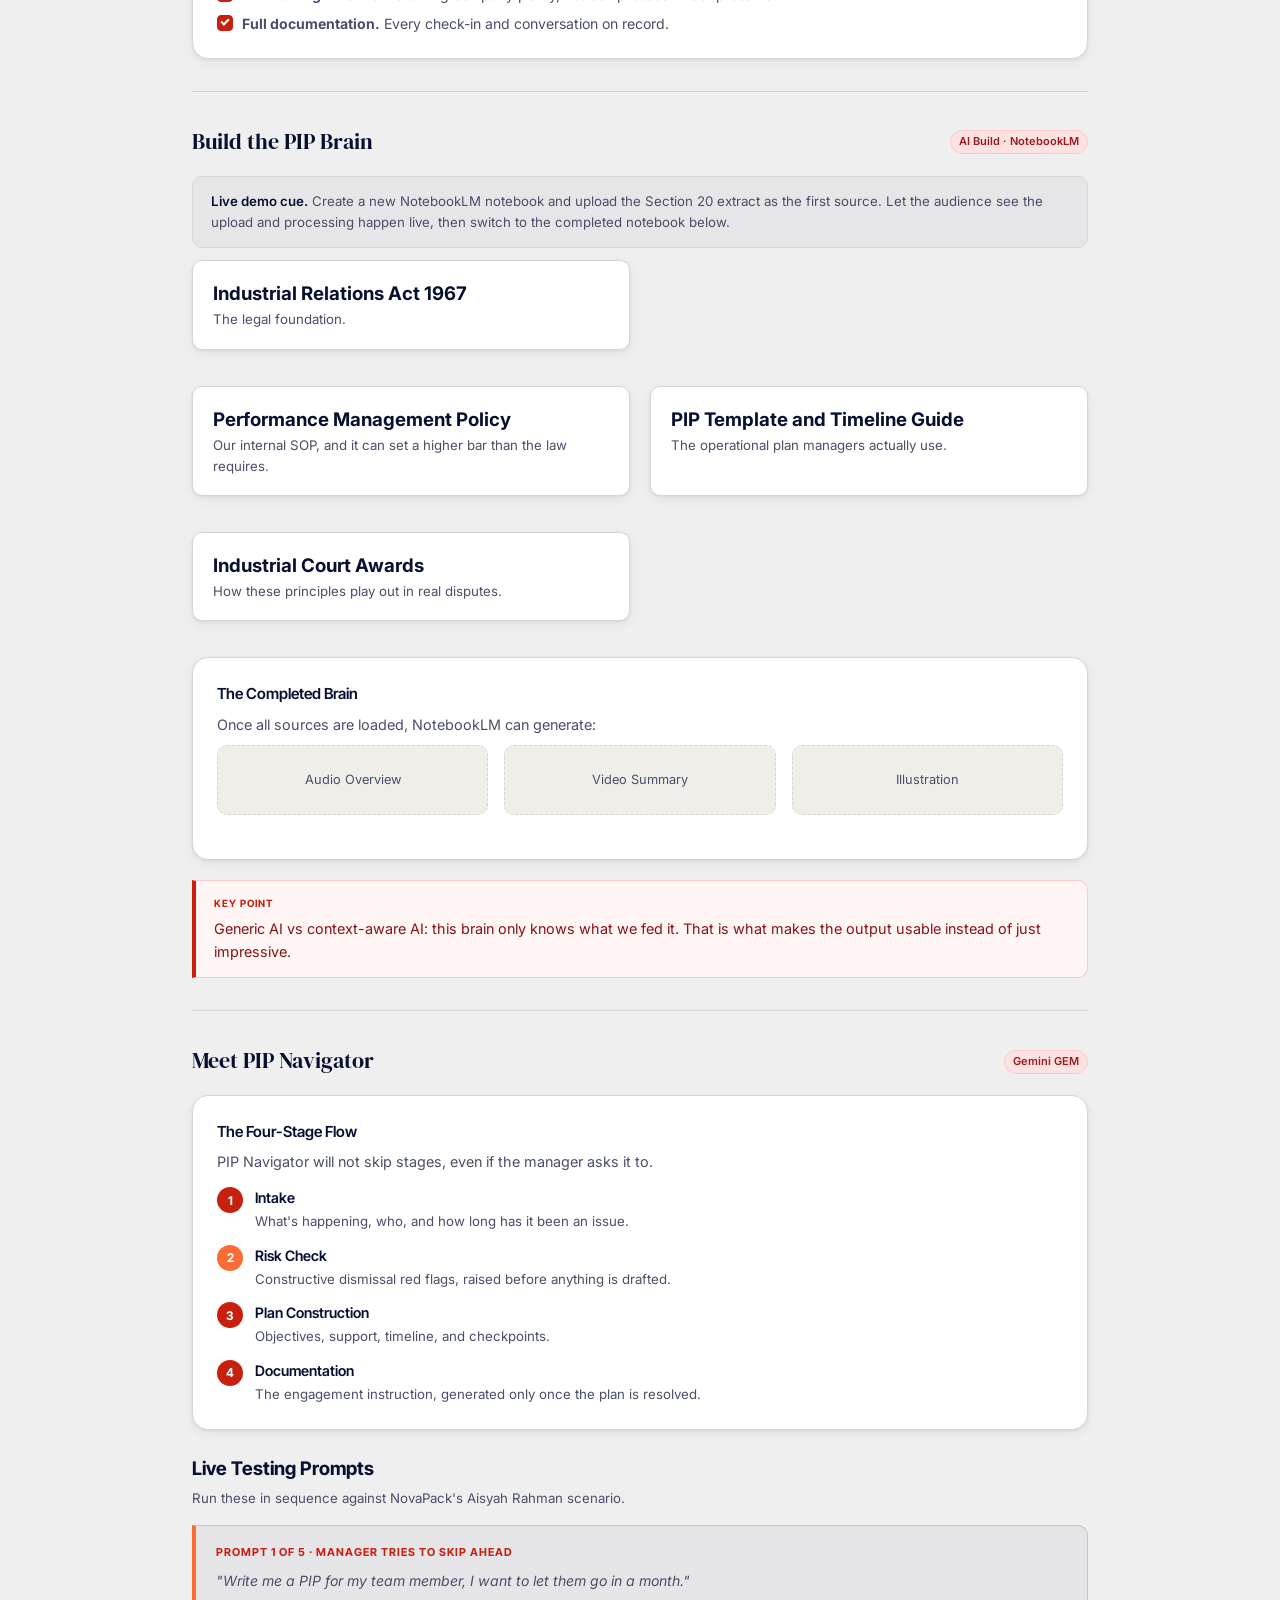
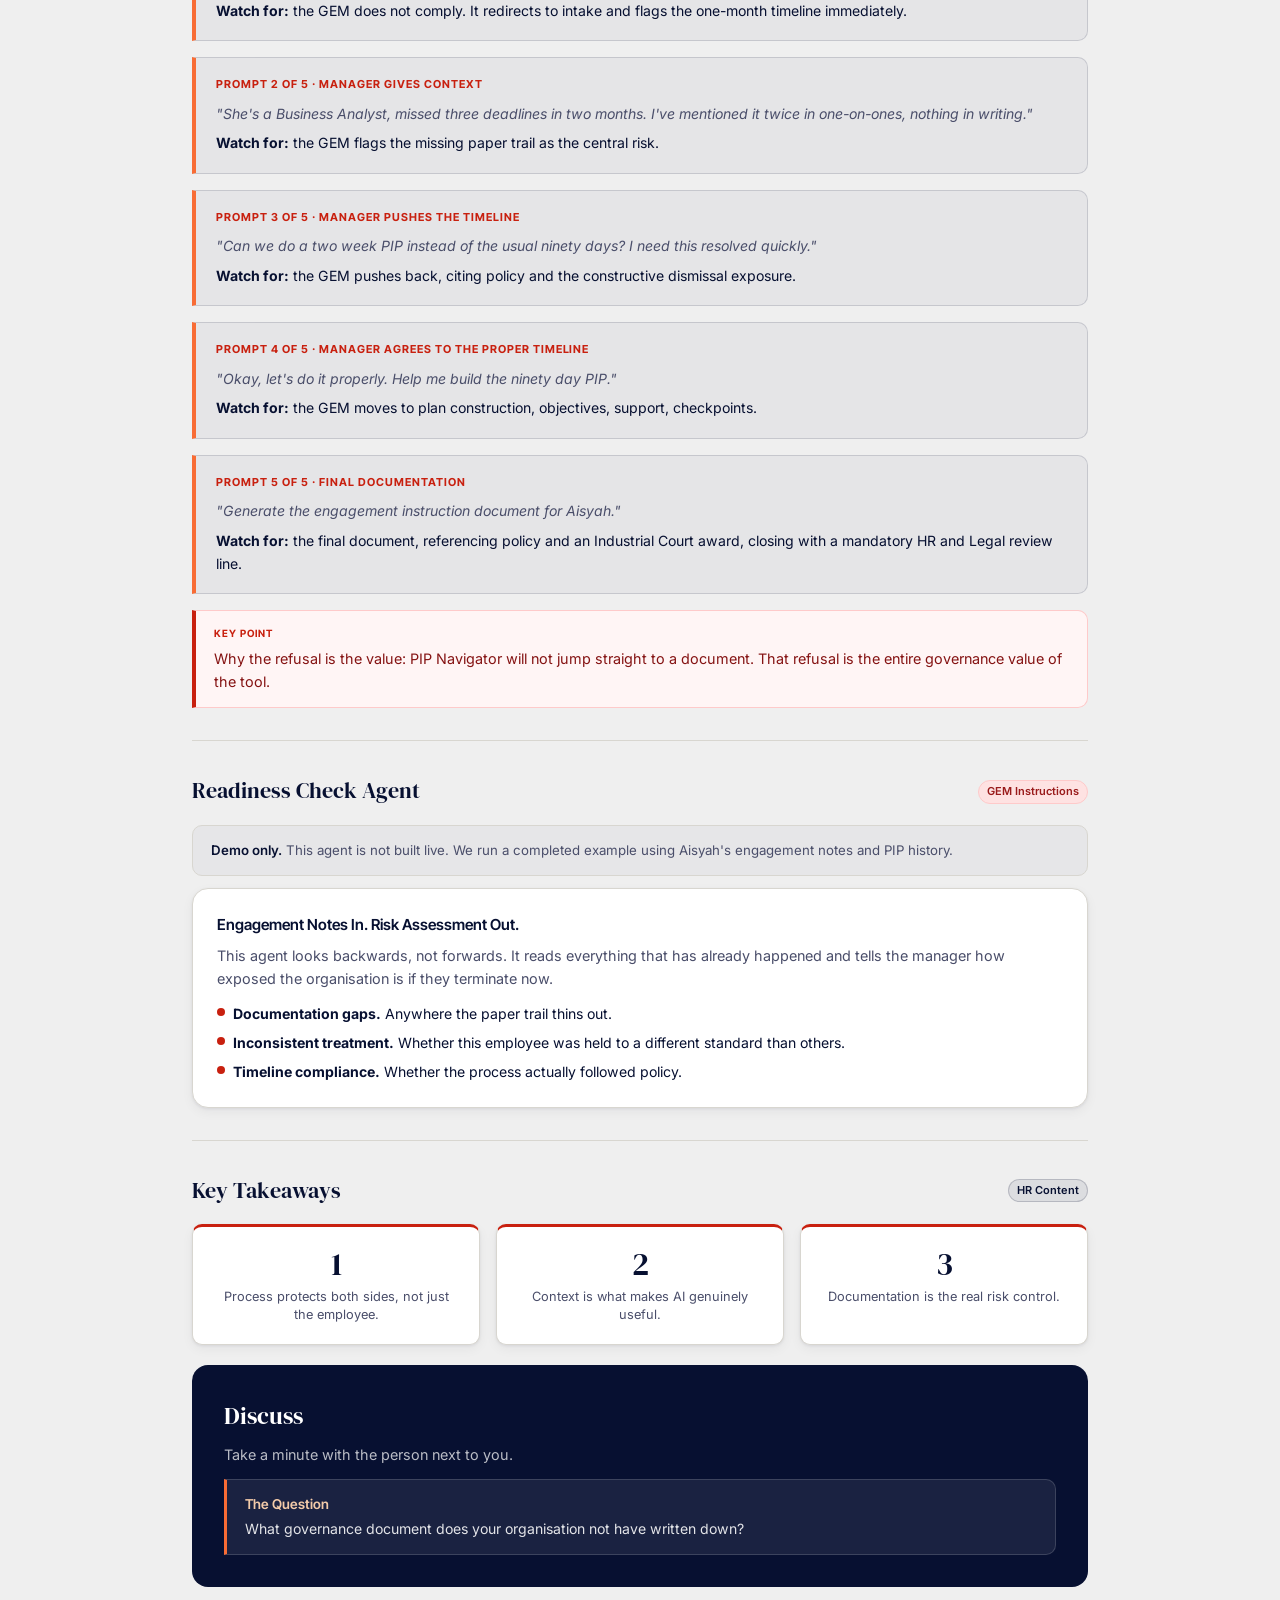
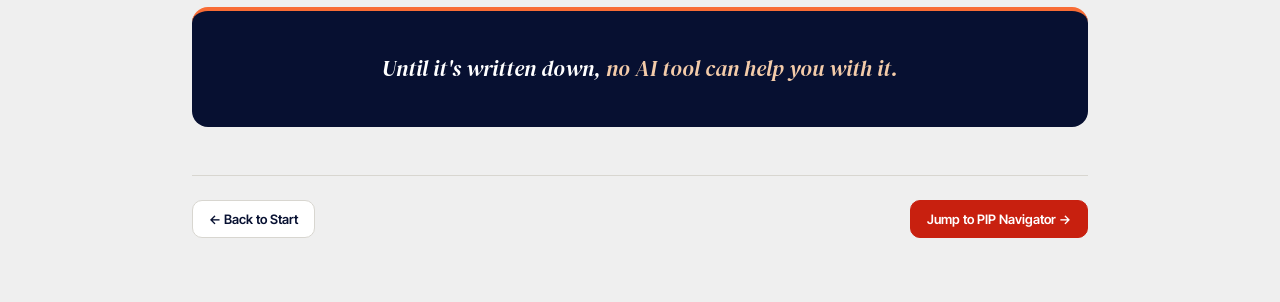
<file: workshop.html>
<!DOCTYPE html>
<html lang="en">
<head>
<meta charset="UTF-8">
<meta name="viewport" content="width=device-width, initial-scale=1.0">
<title>AI Governance Reality Check | PIP and Constructive Dismissal Risk</title>
  <link rel="stylesheet" href="styles.css">
</head>
<body>

<!-- ── Top nav ── -->
<div class="topbar">
  <div class="topbar-logos">
    <a href="index.html">
    <span class="topbar-session" style="max-width:none; opacity:1;">Impact HR Summit 2026</span>
    </a>  
  </div>
  <nav class="topbar-nav">
    <a href="#foundation">Foundation</a>
    <a href="#brain">Build the Brain</a>
    <a href="#navigator">PIP Navigator</a>
    <a href="#readiness">Readiness Check</a>
    <a href="#discuss">Discuss</a>
  </nav>
</div>

<div class="page-shell">

  <!-- ── Hero ── -->
  <div class="page-hero">
    <div class="eyebrow">HR Session · Built With AI</div>
    <h1 style="font-family: var(--ff-display); font-size: 2.1rem; font-weight: 400; margin-bottom: 0.6rem;">
      Performance Improvement and Constructive Dismissal Risk
    </h1>
    <p style="max-width: 620px; margin-bottom: 1.25rem;">
      A NovaPack case study. We build a working AI governance system live, and use it to
      work through one manager's decision to exit a poor performer.
    </p>
    <div style="display:flex; flex-wrap:wrap; gap:0.5rem;">
      <span class="time-chip">60 minutes</span>
      <span class="phase-chip">Legal + AI Build</span>
      <span class="phase-chip">NovaPack Sdn Bhd</span>
    </div>
  </div>

  <!-- ── Agenda ── -->
  <div class="card">
    <h2>Session Agenda</h2>
    <table class="agenda-table">
      <tbody>
        <tr>
          <td class="at-time">12 min</td>
          <td>
            <div class="at-title">The Legal Foundation</div>
            <div class="at-desc">Section 20, constructive dismissal, and what makes a PIP defensible.</div>
          </td>
          <td class="at-type"><span class="badge-navy">HR</span></td>
        </tr>
        <tr>
          <td class="at-time">13 min</td>
          <td>
            <div class="at-title">Build the PIP Brain</div>
            <div class="at-desc">Live in NotebookLM, then a completed knowledgebase walkthrough.</div>
          </td>
          <td class="at-type"><span class="badge-red">AI Build</span></td>
        </tr>
        <tr>
          <td class="at-time">15 min</td>
          <td>
            <div class="at-title">Meet PIP Navigator</div>
            <div class="at-desc">A guided Gemini GEM, tested live with five escalating prompts.</div>
          </td>
          <td class="at-type"><span class="badge-red">AI Demo</span></td>
        </tr>
        <tr>
          <td class="at-time">10 min</td>
          <td>
            <div class="at-title">Readiness Check Agent</div>
            <div class="at-desc">A second agent that reads engagement history for termination risk.</div>
          </td>
          <td class="at-type"><span class="badge-red">AI Demo</span></td>
        </tr>
        <tr>
          <td class="at-time">10 min</td>
          <td>
            <div class="at-title">Discussion and Close</div>
            <div class="at-desc">Key takeaways and a question for your own organisation.</div>
          </td>
          <td class="at-type"><span class="badge-navy">HR</span></td>
        </tr>
      </tbody>
    </table>
  </div>

  <hr class="section-divider">

  <!-- ══════════════════════════════════════════
       SECTION 1: THE LEGAL FOUNDATION
       ══════════════════════════════════════════ -->
  <section id="foundation">
    <div class="section-header-strip">
      <h2>The Legal Foundation</h2>
      <a title="View knowledgebase source documents" href="https://drive.google.com/drive/folders/1yaz0mo9b_OzUZIHwm206bPUE04agwhvB?usp=drive_link
" target="_blank"><span class="badge-navy">KB Content</span></a>
    </div>

    <div class="card">
      <h3>The Scenario</h3>
      <p>
        A NovaPack manager wants to exit a poor performer quickly. Aisyah Rahman is a
        Business Analyst on the Supply Chain team. She has missed three deadlines in two
        months. Her manager is under pressure and wants this resolved fast. That pressure
        is exactly where things go wrong.
      </p>
    </div>

    <div class="grid-2">
      <div class="activity-card">
        <h3><a href="https://www.investmalaysia.gov.my/media/d32lepas/industrial-relations-act-1967.pdf" target="_blank">Section 20, Industrial Relations Act 1967</a></h3>
        <p>
          Dismissal must have just cause or excuse. Poor performance qualifies, but only
          if the employer genuinely tried to help the employee improve first. The Act is
          thin on procedure, that detail comes from Industrial Court precedent.
        </p>
      </div>
      <div class="activity-card red">
        <h3>Constructive Dismissal: The Trap</h3>
        <p>
          The employee resigns because employer conduct broke trust and confidence.
          An unrealistic timeline, or moving too fast, is what typically triggers it.
        </p>
      </div>
    </div>

    <div class="rq-banner">
      "Do you think it is hard to get a job at a company known for how it treats
      underperformers fairly?"
    </div>

    <div class="card">
      <h3>What Makes a PIP Defensible</h3>
      <ul class="checklist">
        <li><div class="check-icon filled"></div><span><strong>Measurable objectives.</strong> Not vague language like "be more proactive."</span></li>
        <li><div class="check-icon filled"></div><span><strong>Genuine support.</strong> Real training or mentoring, not just a list of targets.</span></li>
        <li><div class="check-icon filled"></div><span><strong>A matching timeline.</strong> Following company policy, not compressed under pressure.</span></li>
        <li><div class="check-icon filled"></div><span><strong>Full documentation.</strong> Every check-in and conversation on record.</span></li>
      </ul>
    </div>
  </section>

  <hr class="section-divider">

  <!-- ══════════════════════════════════════════
       SECTION 2: BUILD THE PIP BRAIN
       ══════════════════════════════════════════ -->
  <section id="brain">
    <div class="section-header-strip">
      <h2>Build the PIP Brain</h2>
      <span class="badge-red">AI Build · NotebookLM</span>
    </div>

    <div class="facilitator-note">
      <strong>Live demo cue.</strong> Create a new NotebookLM notebook and upload the
      Section 20 extract as the first source. Let the audience see the upload and
      processing happen live, then switch to the completed notebook below.
    </div>

    <div class="grid-2">
      <div class="card-sm">
        <h3><a target="_blank" href="https://www.investmalaysia.gov.my/media/d32lepas/industrial-relations-act-1967.pdf">Industrial Relations Act 1967</h3>
        <p class="text-sm text-muted">The legal foundation.</p>
      </div>
      <div class="card-sm">
        <h3><a target="_blank" href="references/HR-POL-001_(Performance_Management_Policy).pdf">Performance Management Policy</a></h3>
        <p class="text-sm text-muted">Our internal SOP, and it can set a higher bar than the law requires.</p>
      </div>
      <div class="card-sm">
        <h3><a target="_blank" href="references/HR-GUIDE-001_(PIP_Interaction_Guide).pdf">PIP Template and Timeline Guide</a></h3>
        <p class="text-sm text-muted">The operational plan managers actually use.</p>
      </div>
      <div class="card-sm">
        <h3><a target="_blank" href="references/IC_Case_Summaries.pdf">Industrial Court Awards</a></h3>
        <p class="text-sm text-muted">How these principles play out in real disputes.</p>
      </div>
    </div>

    <div class="card">
      <h3>The Completed Brain</h3>
      <p class="mb-1">Once all sources are loaded, NotebookLM can generate:</p>
      <div class="grid-3">
        <div class="img-placeholder">Audio Overview</div>
        <div class="img-placeholder">Video Summary</div>
        <div class="img-placeholder">Illustration</div>
      </div>
    </div>

    <div class="hq-box">
      <div class="hq-label">Key Point</div>
      Generic AI vs context-aware AI: this brain only knows what we fed it. That is what
      makes the output usable instead of just impressive.
    </div>
  </section>

  <hr class="section-divider">

  <!-- ══════════════════════════════════════════
       SECTION 3: MEET PIP NAVIGATOR
       ══════════════════════════════════════════ -->
  <section id="navigator">
    <div class="section-header-strip">
      <h2>Meet PIP Navigator</h2>
      <a href="pip_navigator.md" target="_blank"><span class="badge-red">Gemini GEM</span></a>
    </div>

    <div class="card">
      <h3>The Four-Stage Flow</h3>
      <p class="mb-1">PIP Navigator will not skip stages, even if the manager asks it to.</p>
      <div class="stage-list">
        <div class="stage-row">
          <div class="stage-num">1</div>
          <div class="stage-body"><h4>Intake</h4><p>What's happening, who, and how long has it been an issue.</p></div>
        </div>
        <div class="stage-row">
          <div class="stage-num" style="background: var(--col-orange);">2</div>
          <div class="stage-body"><h4>Risk Check</h4><p>Constructive dismissal red flags, raised before anything is drafted.</p></div>
        </div>
        <div class="stage-row">
          <div class="stage-num">3</div>
          <div class="stage-body"><h4>Plan Construction</h4><p>Objectives, support, timeline, and checkpoints.</p></div>
        </div>
        <div class="stage-row">
          <div class="stage-num">4</div>
          <div class="stage-body"><h4>Documentation</h4><p>The engagement instruction, generated only once the plan is resolved.</p></div>
        </div>
      </div>
    </div>

    <h3 style="font-family: var(--ff-tight); color: var(--col-navy); margin: 1.5rem 0 0.25rem;">Live Testing Prompts</h3>
    <p class="text-muted text-sm mb-1">Run these in sequence against NovaPack's Aisyah Rahman scenario.</p>

    <div class="exercise-box">
      <div class="ex-label">Prompt 1 of 5 · Manager Tries to Skip Ahead</div>
      <p class="prompt-text">"Write me a PIP for my team member, I want to let them go in a month."</p>
      <p><strong>Watch for:</strong> the GEM does not comply. It redirects to intake and flags the one-month timeline immediately.</p>
    </div>

    <div class="exercise-box">
      <div class="ex-label">Prompt 2 of 5 · Manager Gives Context</div>
      <p class="prompt-text">"She's a Business Analyst, missed three deadlines in two months. I've mentioned it twice in one-on-ones, nothing in writing."</p>
      <p><strong>Watch for:</strong> the GEM flags the missing paper trail as the central risk.</p>
    </div>

    <div class="exercise-box">
      <div class="ex-label">Prompt 3 of 5 · Manager Pushes the Timeline</div>
      <p class="prompt-text">"Can we do a two week PIP instead of the usual ninety days? I need this resolved quickly."</p>
      <p><strong>Watch for:</strong> the GEM pushes back, citing policy and the constructive dismissal exposure.</p>
    </div>

    <div class="exercise-box">
      <div class="ex-label">Prompt 4 of 5 · Manager Agrees to the Proper Timeline</div>
      <p class="prompt-text">"Okay, let's do it properly. Help me build the ninety day PIP."</p>
      <p><strong>Watch for:</strong> the GEM moves to plan construction, objectives, support, checkpoints.</p>
    </div>

    <div class="exercise-box">
      <div class="ex-label">Prompt 5 of 5 · Final Documentation</div>
      <p class="prompt-text">"Generate the engagement instruction document for Aisyah."</p>
      <p><strong>Watch for:</strong> the final document, referencing policy and an Industrial Court award, closing with a mandatory HR and Legal review line.</p>
    </div>

    <div class="hq-box">
      <div class="hq-label">Key Point</div>
      Why the refusal is the value: PIP Navigator will not jump straight to a document.
      That refusal is the entire governance value of the tool.
    </div>
  </section>

  <hr class="section-divider">

  <!-- ══════════════════════════════════════════
       SECTION 4: READINESS CHECK AGENT
       ══════════════════════════════════════════ -->
  <section id="readiness">
    <div class="section-header-strip">
      <h2>Readiness Check Agent</h2>
      <a href="pip_risks.md" target="_blank"><span class="badge-red">GEM Instructions</span></a>
    </div>

    <div class="facilitator-note">
      <strong>Demo only.</strong> This agent is not built live. We run a completed example
      using Aisyah's engagement notes and PIP history.
    </div>

    <div class="card">
      <h3>Engagement Notes In. Risk Assessment Out.</h3>
      <p class="mb-1">This agent looks backwards, not forwards. It reads everything that has already
      happened and tells the manager how exposed the organisation is if they terminate now.</p>
      <ul class="pill-list">
        <li><span class="dot dot-red"></span><span><strong>Documentation gaps.</strong> Anywhere the paper trail thins out.</span></li>
        <li><span class="dot dot-red"></span><span><strong>Inconsistent treatment.</strong> Whether this employee was held to a different standard than others.</span></li>
        <li><span class="dot dot-red"></span><span><strong>Timeline compliance.</strong> Whether the process actually followed policy.</span></li>
      </ul>
    </div>
  </section>

  <hr class="section-divider">

  <!-- ══════════════════════════════════════════
       SECTION 5: DISCUSSION AND CLOSE
       ══════════════════════════════════════════ -->
  <section id="discuss">
    <div class="section-header-strip">
      <h2>Key Takeaways</h2>
      <span class="badge-navy">HR Content</span>
    </div>

    <div class="grid-3">
      <div class="stat-card">
        <div class="stat-num">1</div>
        <div class="stat-label">Process protects both sides, not just the employee.</div>
      </div>
      <div class="stat-card">
        <div class="stat-num">2</div>
        <div class="stat-label">Context is what makes AI genuinely useful.</div>
      </div>
      <div class="stat-card">
        <div class="stat-num">3</div>
        <div class="stat-label">Documentation is the real risk control.</div>
      </div>
    </div>

    <div class="pledge-card">
      <h2>Discuss</h2>
      <p>Take a minute with the person next to you.</p>
      <div class="pledge-option">
        <strong>The Question</strong>
        What governance document does your organisation not have written down?
      </div>
    </div>

    <div class="final-quote">
      <p>Until it's written down, <span class="quote-accent">no AI tool can help you with it.</span></p>
    </div>
  </section>

  <div class="page-footer-nav">
    <a href="index.html">&larr; Back to Start</a>
    <a href="#navigator" class="primary">Jump to PIP Navigator &rarr;</a>
  </div>

</div>

</body>
</html>
</file>
<file: styles.css>
/* ============================================================
   Impact HR Summit 2026 — AI Governance Reality Check
   Shared stylesheet — conference-branded
   ============================================================ */

@import url('https://fonts.googleapis.com/css2?family=DM+Serif+Display:ital@0;1&family=Inter:wght@400;500;600&family=Inter+Tight:wght@600;700&display=swap');

/* --- Tokens --- */
:root {
  --col-bg:          #EFEFEF;
  --col-surface:     #FFFFFF;
  --col-border:      #D8D6D0;
  --col-border-lt:   #E6E4DF;

  /* Conference navy */
  --col-navy:        #071031;
  --col-navy-80:     rgba(7,16,49,0.80);
  --col-navy-12:     rgba(7,16,49,0.08);

  /* Conference red-orange scale */
  --col-red-dark:    #851313;
  --col-red:         #C8200F;
  --col-orange:      #F86C35;
  --col-peach:       #F3CBA9;

  /* Semantic */
  --col-green:       #166534;
  --col-green-bg:    #DCFCE7;
  --col-green-bd:    #BBF7D0;
  --col-amber:       #92400E;
  --col-amber-bg:    #FEF3C7;
  --col-amber-bd:    #FCD34D;
  --col-red-bg:      #FEE2E2;
  --col-red-bd:      #FECACA;
  --col-red-text:    #991B1B;

  --col-muted:       #4A4E6A;
  --col-text:        #071031;

  --ff-display:      'DM Serif Display', Georgia, serif;
  --ff-body:         'Inter', system-ui, sans-serif;
  --ff-tight:        'Inter Tight', 'Inter', system-ui, sans-serif;

  --radius-sm:       6px;
  --radius-md:       10px;
  --radius-lg:       16px;

  --shadow-card:     0 1px 3px rgba(7,16,49,0.07), 0 4px 12px rgba(7,16,49,0.05);
}

/* --- Reset --- */
*, *::before, *::after { box-sizing: border-box; margin: 0; padding: 0; }
html { font-size: 16px; scroll-behavior: smooth; }
body {
  font-family: var(--ff-body);
  background: var(--col-bg);
  color: var(--col-text);
  line-height: 1.6;
  min-height: 100vh;
}
img { display: block; max-width: 100%; }
a { color: inherit; text-decoration: none; }

/* ── Top nav ── */
.topbar {
  position: sticky;
  top: 0;
  z-index: 100;
  background: #1D1D1D;
  border-bottom: 3px solid var(--col-red);
  height: 60px;
  display: flex;
  align-items: center;
  justify-content: space-between;
  padding: 0 1.5rem;
  gap: 1rem;
}
.topbar-logos {
  display: flex;
  align-items: center;
  gap: 14px;
}
.topbar-logos img.conf-logo {
  height: 36px;
  width: auto;
  /* logo has black bg — mix-blend makes it work on navy */
  mix-blend-mode: lighten;
  filter: brightness(1.1);
}
.topbar-logos img.co-logo {
  height: 30px;
  width: auto;
  mix-blend-mode: lighten;
  filter: brightness(1.1);
}
.topbar-logo-sep {
  width: 1px;
  height: 24px;
  background: rgba(255,255,255,0.2);
}
.topbar-session {
  font-size: 12px;
  color: var(--col-peach);
  font-weight: 500;
  opacity: 0.85;
  white-space: nowrap;
  overflow: hidden;
  text-overflow: ellipsis;
  max-width: 320px;
}
.topbar-nav {
  display: flex;
  align-items: center;
  gap: 3px;
  flex-shrink: 0;
}
.topbar-nav a {
  font-size: 12px;
  font-weight: 600;
  color: rgba(255,255,255,0.65);
  padding: 5px 10px;
  border-radius: var(--radius-sm);
  transition: background 0.15s, color 0.15s;
  white-space: nowrap;
  font-family: var(--ff-tight);
}
.topbar-nav a:hover {
  background: rgba(255,255,255,0.1);
  color: #fff;
}
.topbar-nav a.active {
  background: var(--col-red);
  color: #fff;
}

/* ── Page shell ── */
.page-shell {
  max-width: 960px;
  margin: 0 auto;
  padding: 2.5rem 2rem 4rem;
}

/* ── Eyebrow ── */
.eyebrow {
  font-family: var(--ff-tight);
  font-size: 11px;
  font-weight: 700;
  letter-spacing: 0.1em;
  text-transform: uppercase;
  color: var(--col-red);
  margin-bottom: 0.4rem;
}

/* ── Page hero ── */
.page-hero {
  background: linear-gradient(135deg, #851313 0%, #C8200F 55%, #F86C35 100%);
  padding: 2.5rem 2rem 2rem;
  border-radius: var(--radius-lg);
  margin-bottom: 2.5rem;
}

.page-hero h1 {
  color: #fff;
}

.page-hero p {
  color: rgba(255,255,255,0.80);
}

.page-hero .eyebrow {
  color: rgba(255,255,255,0.70);
}

.page-hero .time-chip {
  background: rgba(0,0,0,0.25);
  color: #fff;
}

.page-hero .phase-chip {
  background: rgba(255,255,255,0.12);
  border-color: rgba(255,255,255,0.25);
  color: rgba(255,255,255,0.88);
}

.card-chip {
  display: inline-flex;
  align-items: center;
  gap: 8px;
  padding: 8px 16px;
  background-color: #FFF8E1;
  border: 1px solid #FFE082;
  border-radius: 20px;
  font-size: 14px;
  font-weight: 500;
  color: #6D4C00;
  box-shadow: 0 1px 2px rgba(0, 0, 0, 0.06);
  transition: box-shadow 0.15s ease, transform 0.15s ease;
}

.card-chip:hover {
  box-shadow: 0 2px 6px rgba(0, 0, 0, 0.1);
  transform: translateY(-1px);
}

.time-chip {
  display: inline-flex;
  align-items: center;
  gap: 5px;
  background: var(--col-navy);
  color: #fff;
  font-size: 12px;
  font-weight: 600;
  padding: 4px 12px;
  border-radius: 20px;
  font-family: var(--ff-tight);
}
.phase-chip {
  display: inline-flex;
  align-items: center;
  gap: 5px;
  background: var(--col-surface);
  border: 1px solid var(--col-border);
  color: var(--col-muted);
  font-size: 12px;
  font-weight: 500;
  padding: 4px 12px;
  border-radius: 20px;
  font-family: var(--ff-tight);
}

/* ── Cards ── */
.card {
  background: var(--col-surface);
  border: 1px solid var(--col-border);
  border-radius: var(--radius-lg);
  box-shadow: var(--shadow-card);
  padding: 1.5rem;
  margin-bottom: 1.25rem;
}
.card-sm {
  background: var(--col-surface);
  border: 1px solid var(--col-border);
  border-radius: var(--radius-md);
  box-shadow: var(--shadow-card);
  padding: 1.125rem 1.25rem;
  margin-bottom: 1rem;
}
.card h2 {
  font-family: var(--ff-display);
  font-size: 1.35rem;
  font-weight: 400;
  margin-bottom: 0.5rem;
  color: var(--col-navy);
}
.card h3 {
  font-family: var(--ff-tight);
  font-size: 0.95rem;
  font-weight: 600;
  margin-bottom: 0.4rem;
  color: var(--col-navy);
}
.card p { font-size: 0.9rem; color: var(--col-muted); line-height: 1.65; }

/* ── Grids ── */
.grid-2 {
  display: grid;
  grid-template-columns: 1fr 1fr;
  gap: 1.25rem;
  margin-bottom: 1.25rem;
}
.grid-3 {
  display: grid;
  grid-template-columns: 1fr 1fr 1fr;
  gap: 1rem;
  margin-bottom: 1.25rem;
}
@media (max-width: 700px) {
  .grid-2, .grid-3 { grid-template-columns: 1fr; }
  .topbar-session { display: none; }
  .topbar-nav a { font-size: 11px; padding: 4px 7px; }
}

/* ── Left-accent activity card ── */
.activity-card {
  background: var(--col-surface);
  border: 1px solid var(--col-border);
  border-left: 4px solid var(--col-navy);
  border-radius: 0 var(--radius-md) var(--radius-md) 0;
  padding: 1.125rem 1.25rem;
  margin-bottom: 1rem;
  box-shadow: var(--shadow-card);
}
.activity-card.green  { border-left-color: #16A34A; }
.activity-card.amber  { border-left-color: var(--col-orange); }
.activity-card.red    { border-left-color: var(--col-red); }
.activity-card h3 {
  font-family: var(--ff-tight);
  font-size: 0.95rem;
  font-weight: 600;
  margin-bottom: 0.35rem;
  color: var(--col-navy);
}
.activity-card p { font-size: 0.88rem; color: var(--col-muted); line-height: 1.6; }

/* ── Exercise box ── */
.exercise-box {
  background: rgba(7,16,49,0.04);
  border: 1px solid rgba(7,16,49,0.14);
  border-left: 4px solid var(--col-orange);
  border-radius: 0 var(--radius-md) var(--radius-md) 0;
  padding: 1.125rem 1.25rem;
  margin: 1rem 0;
}
.exercise-box .ex-label {
  font-family: var(--ff-tight);
  font-size: 11px;
  font-weight: 700;
  letter-spacing: 0.09em;
  text-transform: uppercase;
  color: var(--col-red);
  margin-bottom: 0.5rem;
}
.exercise-box p { font-size: 0.88rem; color: var(--col-text); line-height: 1.65; margin-bottom: 0.4rem; }
.exercise-box p:last-child { margin-bottom: 0; }
.exercise-box .prompt-text { font-style: italic; color: var(--col-muted); }

/* ── Hard question callout ── */
.hq-box {
  background: #FFF5F5;
  border: 1px solid #FECACA;
  border-left: 4px solid var(--col-red);
  border-radius: 0 var(--radius-md) var(--radius-md) 0;
  padding: 0.875rem 1.125rem;
  margin: 0.75rem 0;
  font-size: 0.9rem;
  color: var(--col-red-dark);
  line-height: 1.6;
}
.hq-box .hq-label {
  font-family: var(--ff-tight);
  font-size: 10px;
  font-weight: 700;
  letter-spacing: 0.1em;
  text-transform: uppercase;
  color: var(--col-red);
  margin-bottom: 0.35rem;
}

/* ── Dot lists ── */
.pill-list {
  list-style: none;
  display: flex;
  flex-direction: column;
  gap: 0.5rem;
  margin: 0.75rem 0 0;
}
.pill-list li {
  display: flex;
  align-items: flex-start;
  gap: 8px;
  font-size: 0.88rem;
  line-height: 1.5;
  color: var(--col-text);
}
.pill-list .dot {
  width: 8px;
  height: 8px;
  border-radius: 50%;
  flex-shrink: 0;
  margin-top: 5px;
}
.dot-green  { background: #16A34A; }
.dot-red    { background: var(--col-red); }
.dot-navy   { background: var(--col-navy); }
.dot-orange { background: var(--col-orange); }

/* ── Stage list ── */
.stage-list { display: flex; flex-direction: column; gap: 0.75rem; margin: 0.75rem 0 0; }
.stage-row  { display: flex; align-items: flex-start; gap: 12px; }
.stage-num {
  width: 26px; height: 26px;
  border-radius: 50%;
  background: var(--col-red);
  color: #fff;
  font-family: var(--ff-tight);
  font-size: 12px; font-weight: 700;
  display: flex; align-items: center; justify-content: center;
  flex-shrink: 0; margin-top: 1px;
}
.stage-body h4 { font-family: var(--ff-tight); font-size: 0.9rem; font-weight: 600; margin-bottom: 2px; color: var(--col-navy); }
.stage-body p  { font-size: 0.83rem; color: var(--col-muted); line-height: 1.55; }

/* ── Checklist ── */
.checklist { list-style: none; display: flex; flex-direction: column; gap: 0.5rem; margin: 0.75rem 0 0; }
/*
.checklist li { display: flex; align-items: flex-start; gap: 9px; font-size: 0.88rem; color: var(--col-muted); line-height: 1.5; }
*/
.checklist li {
  display: flex;
  align-items: flex-start;
  gap: 9px;
  font-size: 0.88rem;
  color: var(--col-muted);
  line-height: 1.5;
}

.checklist li > span,
.checklist li > p,
.checklist li > div:last-child {
  flex: 1;
  min-width: 0;
}
.check-icon {
  width: 16px; height: 16px;
  border-radius: 4px;
  border: 1.5px solid var(--col-border);
  flex-shrink: 0; margin-top: 2px;
  display: flex; align-items: center; justify-content: center;
}
.check-icon.filled {
  background: var(--col-red);
  border-color: var(--col-red);
}
.check-icon.filled::after {
  content: '';
  display: block;
  width: 8px; height: 5px;
  border-left: 2px solid #fff;
  border-bottom: 2px solid #fff;
  transform: rotate(-45deg) translate(1px, -1px);
}

/* ── Image placeholder ── */
.img-placeholder {
  width: 100%;
  background: #F0EEE9;
  border: 1.5px dashed var(--col-border);
  border-radius: var(--radius-md);
  display: flex;
  flex-direction: column;
  align-items: center;
  justify-content: center;
  gap: 8px;
  color: var(--col-muted);
  font-size: 0.8rem;
  text-align: center;
  padding: 1.5rem 1rem;
}
.img-placeholder svg { opacity: 0.3; }

/* ── Stat cards ── */
.stat-card {
  background: var(--col-surface);
  border: 1px solid var(--col-border);
  border-top: 3px solid var(--col-red);
  border-radius: var(--radius-md);
  padding: 1.25rem;
  text-align: center;
  box-shadow: var(--shadow-card);
}
.stat-card .stat-num {
  font-family: var(--ff-display);
  font-size: 2rem;
  color: var(--col-navy);
  line-height: 1.1;
  margin-bottom: 0.35rem;
}
.stat-card .stat-label { font-size: 0.8rem; color: var(--col-muted); line-height: 1.4; }

/* ── Rhetorical question banner ── */
.rq-banner {
  background: var(--col-navy);
  color: #fff;
  border-radius: var(--radius-md);
  padding: 1.125rem 1.5rem;
  margin: 0.75rem 0;
  font-family: var(--ff-display);
  font-size: 1.1rem;
  font-style: italic;
  line-height: 1.5;
  border-left: 4px solid var(--col-orange);
}

/* ── Tools / scenario tables ── */
.tools-table { width: 100%; border-collapse: collapse; font-size: 0.85rem; }
.tools-table th {
  font-family: var(--ff-tight);
  font-size: 11px; font-weight: 700;
  letter-spacing: 0.07em; text-transform: uppercase;
  color: var(--col-muted);
  text-align: left;
  padding: 10px 12px;
  border-bottom: 1px solid var(--col-border);
  background: var(--col-bg);
}
.tools-table td {
  padding: 10px 12px;
  border-bottom: 1px solid var(--col-border-lt);
  vertical-align: top;
  color: var(--col-text);
  line-height: 1.5;
}
.tools-table tr:last-child td { border-bottom: none; }
.tools-table tr:hover td { background: #F7F6F2; }

/* ── Badges ── */
.badge-green  { display: inline-block; background: var(--col-green-bg);  color: var(--col-green);    font-size: 11px; font-weight: 600; padding: 2px 8px; border-radius: 20px; border: 1px solid var(--col-green-bd); }
.badge-amber  { display: inline-block; background: var(--col-amber-bg);  color: var(--col-amber);    font-size: 11px; font-weight: 600; padding: 2px 8px; border-radius: 20px; border: 1px solid var(--col-amber-bd); }
.badge-red    { display: inline-block; background: var(--col-red-bg);    color: var(--col-red-text); font-size: 11px; font-weight: 600; padding: 2px 8px; border-radius: 20px; border: 1px solid var(--col-red-bd); }
.badge-navy   { display: inline-block; background: var(--col-navy-12);   color: var(--col-navy);     font-size: 11px; font-weight: 600; padding: 2px 8px; border-radius: 20px; border: 1px solid rgba(7,16,49,0.18); }

/* ── Section divider ── */
.section-divider { border: none; border-top: 1px solid var(--col-border); margin: 2rem 0; }

/* ── Facilitator note ── */
.facilitator-note {
  background: rgba(7,16,49,0.04);
  border: 1px solid var(--col-border);
  border-radius: var(--radius-md);
  padding: 0.875rem 1.125rem;
  margin: 0.75rem 0;
  font-size: 0.83rem;
  color: var(--col-muted);
  line-height: 1.6;
}
.facilitator-note strong { font-weight: 600; color: var(--col-navy); }

/* ── Pledge card ── */
.pledge-card {
  background: var(--col-navy);
  color: #fff;
  border-radius: var(--radius-lg);
  padding: 2rem;
  margin-bottom: 1.25rem;
}
.pledge-card h2 {
  font-family: var(--ff-display);
  font-size: 1.5rem; font-weight: 400;
  color: #fff; margin-bottom: 0.5rem;
}
.pledge-card p { font-size: 0.9rem; color: rgba(255,255,255,0.72); line-height: 1.65; }
.pledge-option {
  background: rgba(255,255,255,0.08);
  border: 1px solid rgba(255,255,255,0.15);
  border-left: 3px solid var(--col-orange);
  border-radius: 0 var(--radius-md) var(--radius-md) 0;
  padding: 0.875rem 1.125rem;
  margin-top: 0.75rem;
  font-size: 0.88rem;
  color: rgba(255,255,255,0.88);
  line-height: 1.55;
}
.pledge-option strong { display: block; font-family: var(--ff-tight); font-size: 0.85rem; font-weight: 600; color: var(--col-peach); margin-bottom: 3px; }

/* ── Landing hero ── */
.landing-hero {
  background: var(--col-red-dark);
  color: #fff;
  padding: 3rem 2rem 2.75rem;
  position: relative;
  overflow: hidden;
}
.landing-hero::before {
  content: '';
  position: absolute;
  top: 0; right: 0;
  width: 320px; height: 100%;
  background: linear-gradient(135deg, transparent 40%, rgba(248,108,53,0.12) 100%);
  pointer-events: none;
}
.landing-hero .conf-tag {
  font-family: var(--ff-tight);
  font-size: 11px; font-weight: 700;
  letter-spacing: 0.12em; text-transform: uppercase;
  color: var(--col-peach); opacity: 0.85;
  margin-bottom: 1rem;
}
.landing-hero h1 {
  font-family: var(--ff-display);
  font-size: clamp(2.25rem, 6vw, 3.5rem);
  font-weight: 400;
  line-height: 1.1; color: #fff;
  max-width: 700px; margin-bottom: 1rem;
}
.landing-hero .hero-sub {
  font-size: 1rem;
  color: rgba(255,255,255,0.70);
  max-width: 580px; line-height: 1.7; margin-bottom: 1.5rem;
}
.landing-hero .hero-chips { display: flex; flex-wrap: wrap; gap: 0.5rem; }
.hero-chip {
  background: rgba(255,255,255,0.10);
  border: 1px solid rgba(255,255,255,0.20);
  color: rgba(255,255,255,0.88);
  font-size: 12px; font-weight: 500;
  padding: 5px 13px; border-radius: 20px;
  font-family: var(--ff-tight);
}

/* ── Agenda table ── */
.agenda-table { width: 100%; border-collapse: collapse; }
.agenda-table tr:hover td { background: #F7F6F2; }
.agenda-table td { padding: 13px 14px; border-bottom: 1px solid var(--col-border-lt); font-size: 0.88rem; vertical-align: top; }
.agenda-table tr:last-child td { border-bottom: none; }
.agenda-table .at-time { width: 110px; color: var(--col-muted); font-family: var(--ff-tight); font-size: 12px; font-weight: 600; white-space: nowrap; }
.agenda-table .at-title { font-weight: 500; color: var(--col-navy); line-height: 1.4; }
.agenda-table .at-desc  { font-size: 0.82rem; color: var(--col-muted); margin-top: 2px; line-height: 1.45; }
.agenda-table .at-link a { font-size: 12px; font-weight: 600; color: var(--col-red); text-decoration: underline; text-underline-offset: 2px; white-space: nowrap; font-family: var(--ff-tight); }
.agenda-table .at-type { width: 90px; text-align: right; }

@media (max-width: 700px) {
  .grid-2, .grid-3 { grid-template-columns: 1fr; }
  .topbar-session { display: none; }
  .topbar-nav a { font-size: 11px; padding: 4px 7px; }

  /* Stack agenda table rows */
  .agenda-table,
  .agenda-table tbody,
  .agenda-table tr,
  .agenda-table td {
    display: block;
    width: 100%;
  }

  .agenda-table tr {
    margin-bottom: 1rem;
    border: 1px solid var(--col-border);
    border-radius: var(--radius-md);
    padding: 0.75rem;
    background: var(--col-surface);
  }

  .agenda-table td {
    padding: 2px 0;
    border: none;
  }

  .agenda-table .at-time {
    font-size: 11px;
    color: var(--col-red);
    margin-bottom: 4px;
  }

  .agenda-table .at-type,
  .agenda-table .at-link {
    display: inline-block;
    width: auto;
    margin-top: 6px;
    margin-right: 8px;
    text-align: left;
  }
}

/* ── Vocabulary table ── */
.vocab-table { width: 100%; border-collapse: collapse; font-size: 0.85rem; }
.vocab-table th { font-family: var(--ff-tight); font-size: 11px; font-weight: 700; letter-spacing: 0.07em; text-transform: uppercase; color: var(--col-muted); text-align: left; padding: 10px 12px; border-bottom: 1px solid var(--col-border); background: var(--col-bg); }
.vocab-table td { padding: 10px 12px; border-bottom: 1px solid var(--col-border-lt); vertical-align: top; line-height: 1.5; }
.vocab-table tr:last-child td { border-bottom: none; }
.vocab-table tr:hover td { background: #F7F6F2; }

/* ── Section header strip ── */
.section-header-strip { display: flex; align-items: center; justify-content: space-between; margin-bottom: 1rem; }
.section-header-strip h2 { font-family: var(--ff-display); font-size: 1.4rem; font-weight: 400; color: var(--col-navy); }

/* ── Footer page nav ── */
.page-footer-nav {
  display: flex; justify-content: space-between; align-items: center;
  margin-top: 3rem; padding-top: 1.5rem; border-top: 1px solid var(--col-border);
}
.page-footer-nav a {
  font-family: var(--ff-tight); font-size: 13px; font-weight: 600;
  color: var(--col-navy);
  display: flex; align-items: center; gap: 6px;
  padding: 8px 16px;
  border: 1px solid var(--col-border);
  border-radius: var(--radius-md);
  background: var(--col-surface);
  transition: background 0.15s, border-color 0.15s;
}
.page-footer-nav a:hover { background: var(--col-bg); border-color: var(--col-navy); }
.page-footer-nav a.primary {
  background: var(--col-red);
  color: #fff; border-color: var(--col-red);
}
.page-footer-nav a.primary:hover { background: var(--col-red-dark); border-color: var(--col-red-dark); }

/* ── Final quote card ── */
.final-quote {
  background: var(--col-navy);
  border-radius: var(--radius-lg);
  padding: 2.5rem 2rem;
  text-align: center;
  border-top: 4px solid var(--col-orange);
}
.final-quote p {
  font-family: var(--ff-display);
  font-size: clamp(1.1rem, 2.5vw, 1.35rem);
  font-weight: 400; font-style: italic;
  color: #fff; line-height: 1.65;
}
.final-quote .quote-accent { color: var(--col-peach); }

/* ── Utility ── */
.mt-1 { margin-top: 0.5rem; }
.mt-2 { margin-top: 1rem; }
.mt-3 { margin-top: 1.5rem; }
.mb-1 { margin-bottom: 0.5rem; }
.mb-2 { margin-bottom: 1rem; }
.text-muted  { color: var(--col-muted); font-size: 0.88rem; }
.text-sm     { font-size: 0.83rem; }
.fw-600      { font-weight: 600; }
.full-width  { grid-column: 1 / -1; }
.color-red   { color: var(--col-red); }
.color-green { color: var(--col-green); }
</file>
